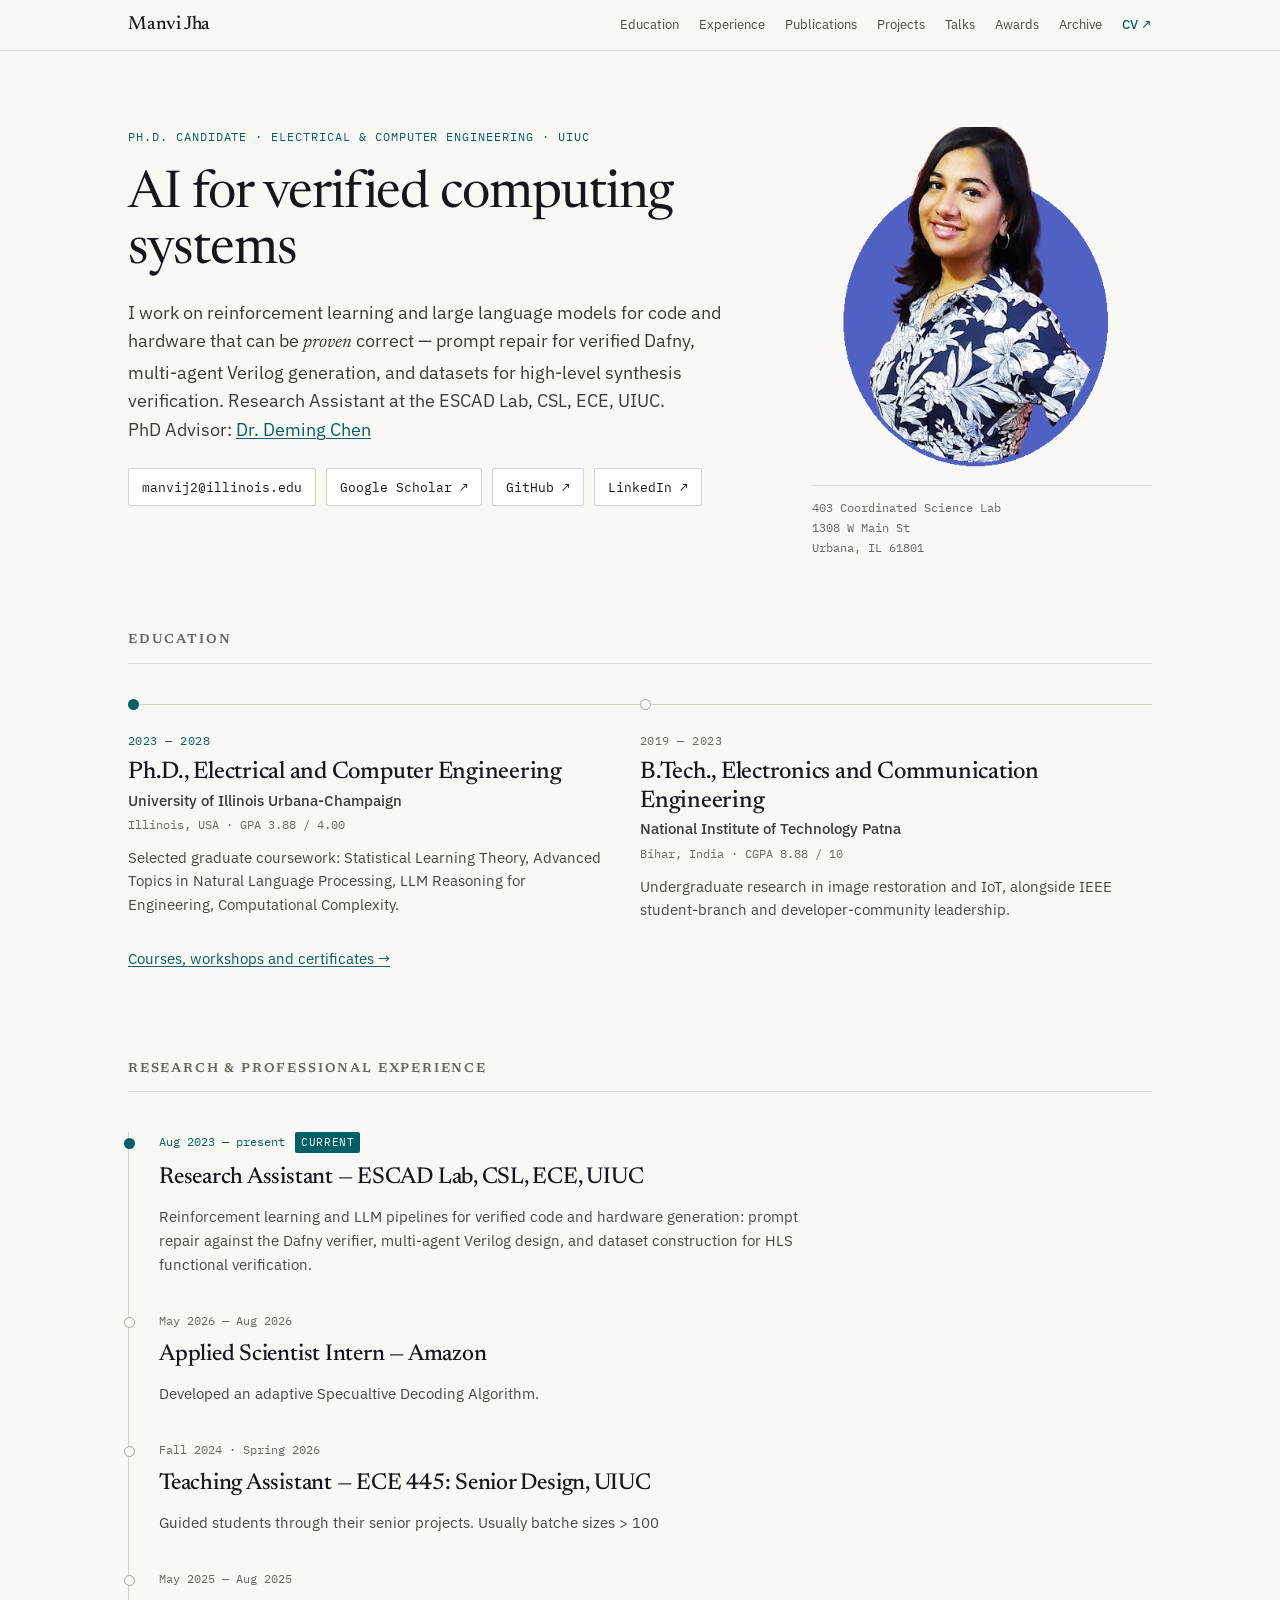
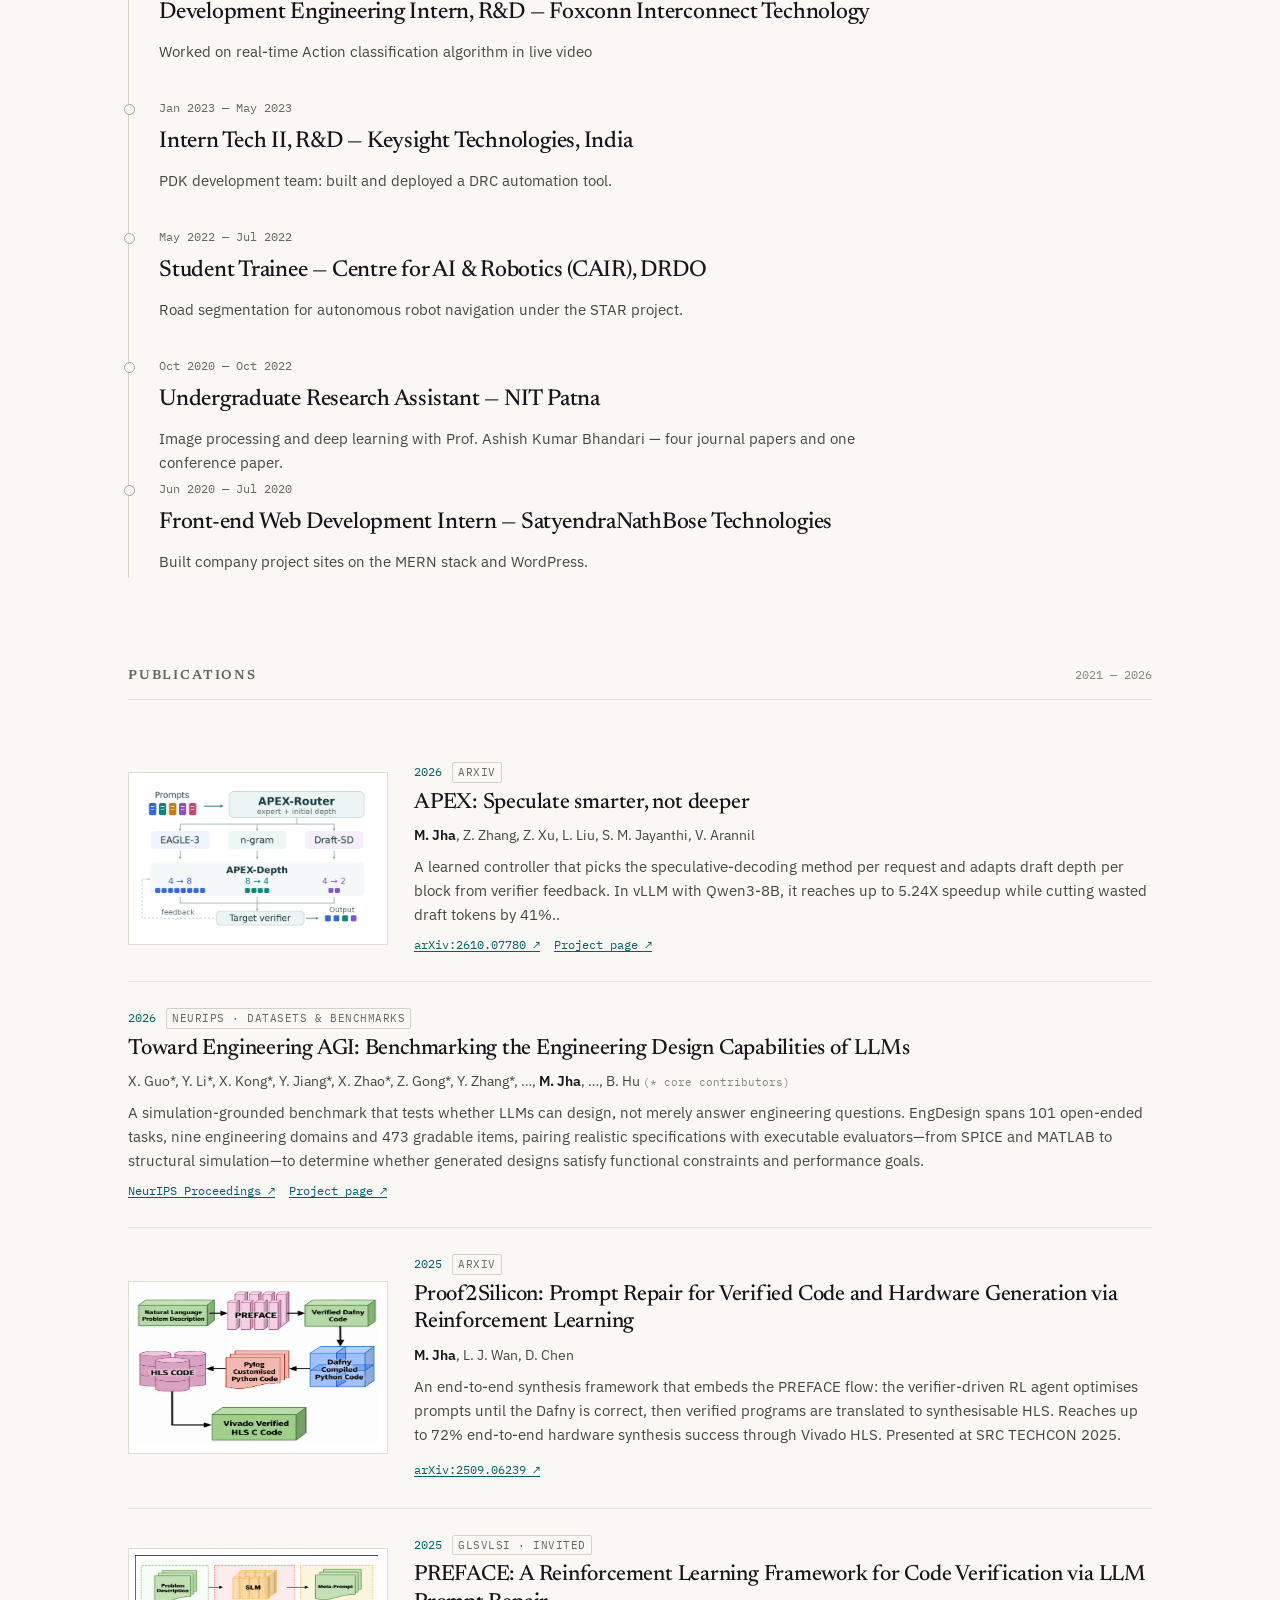
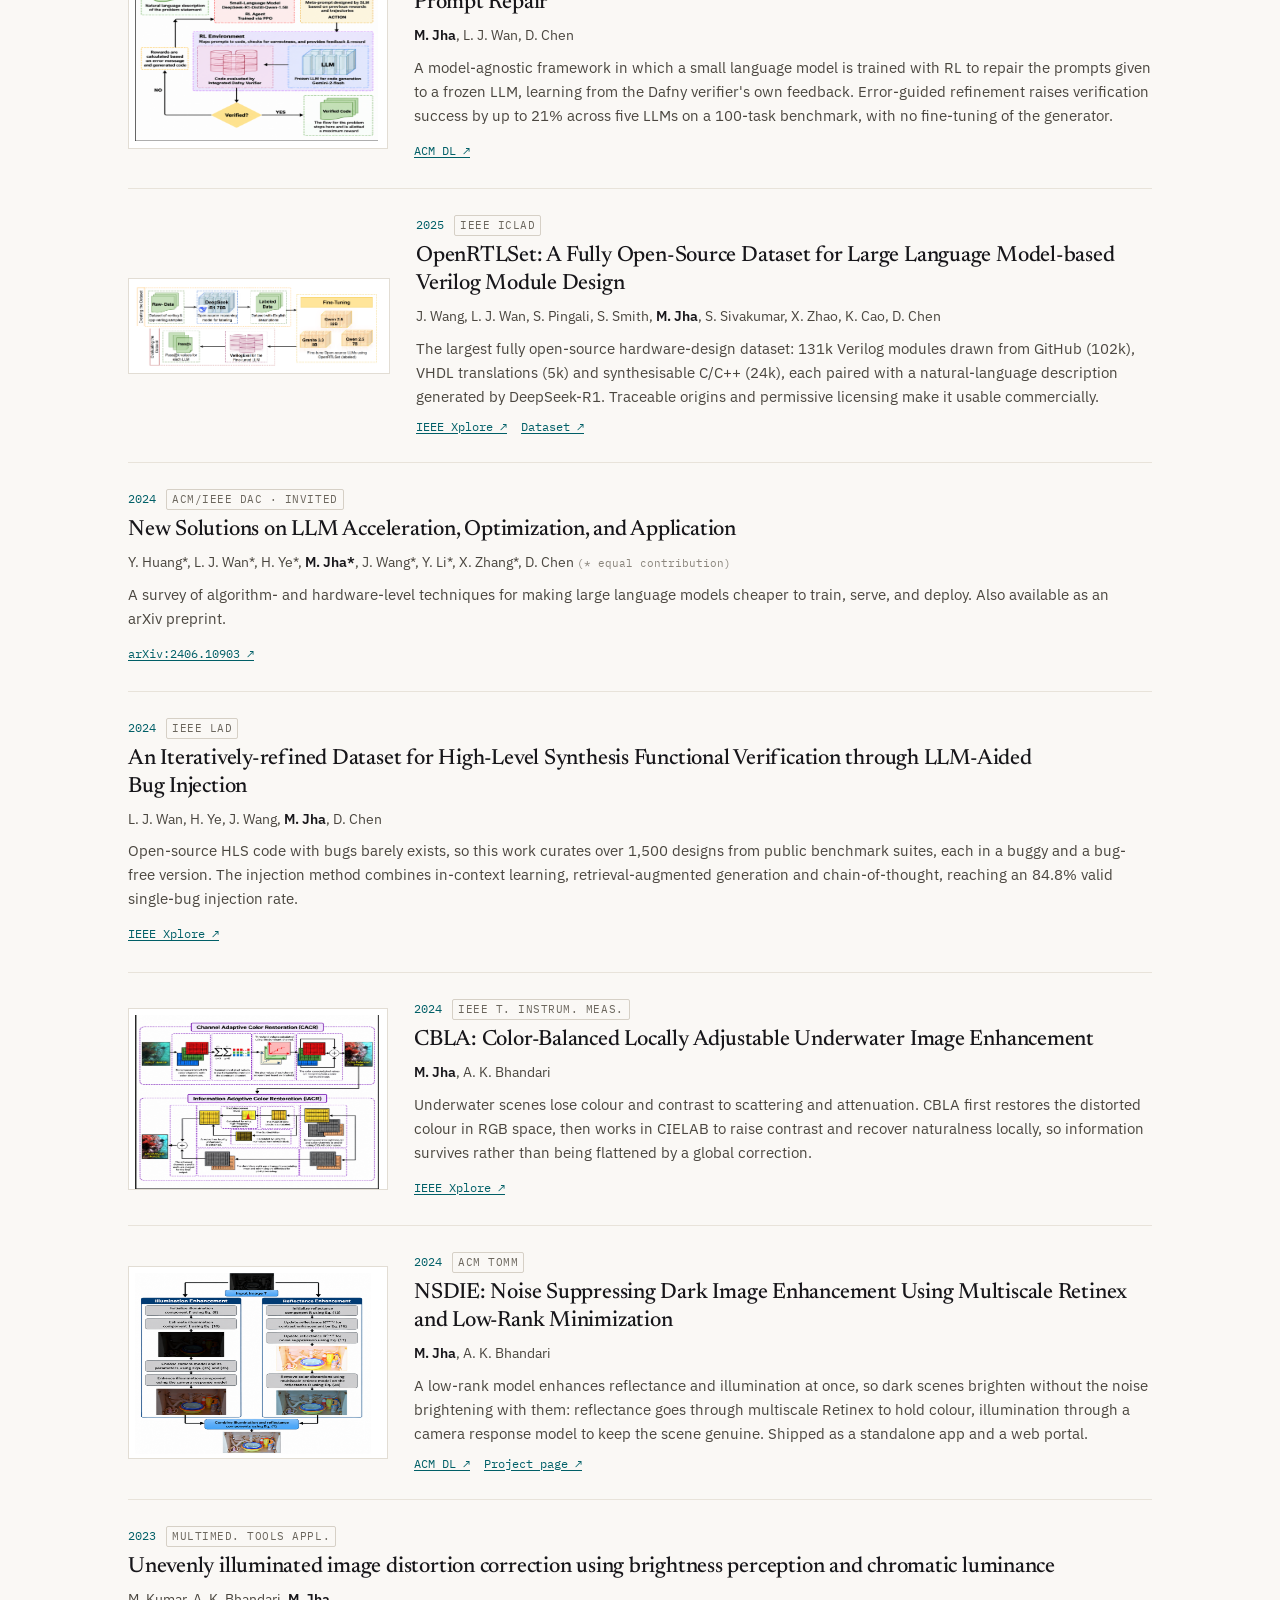
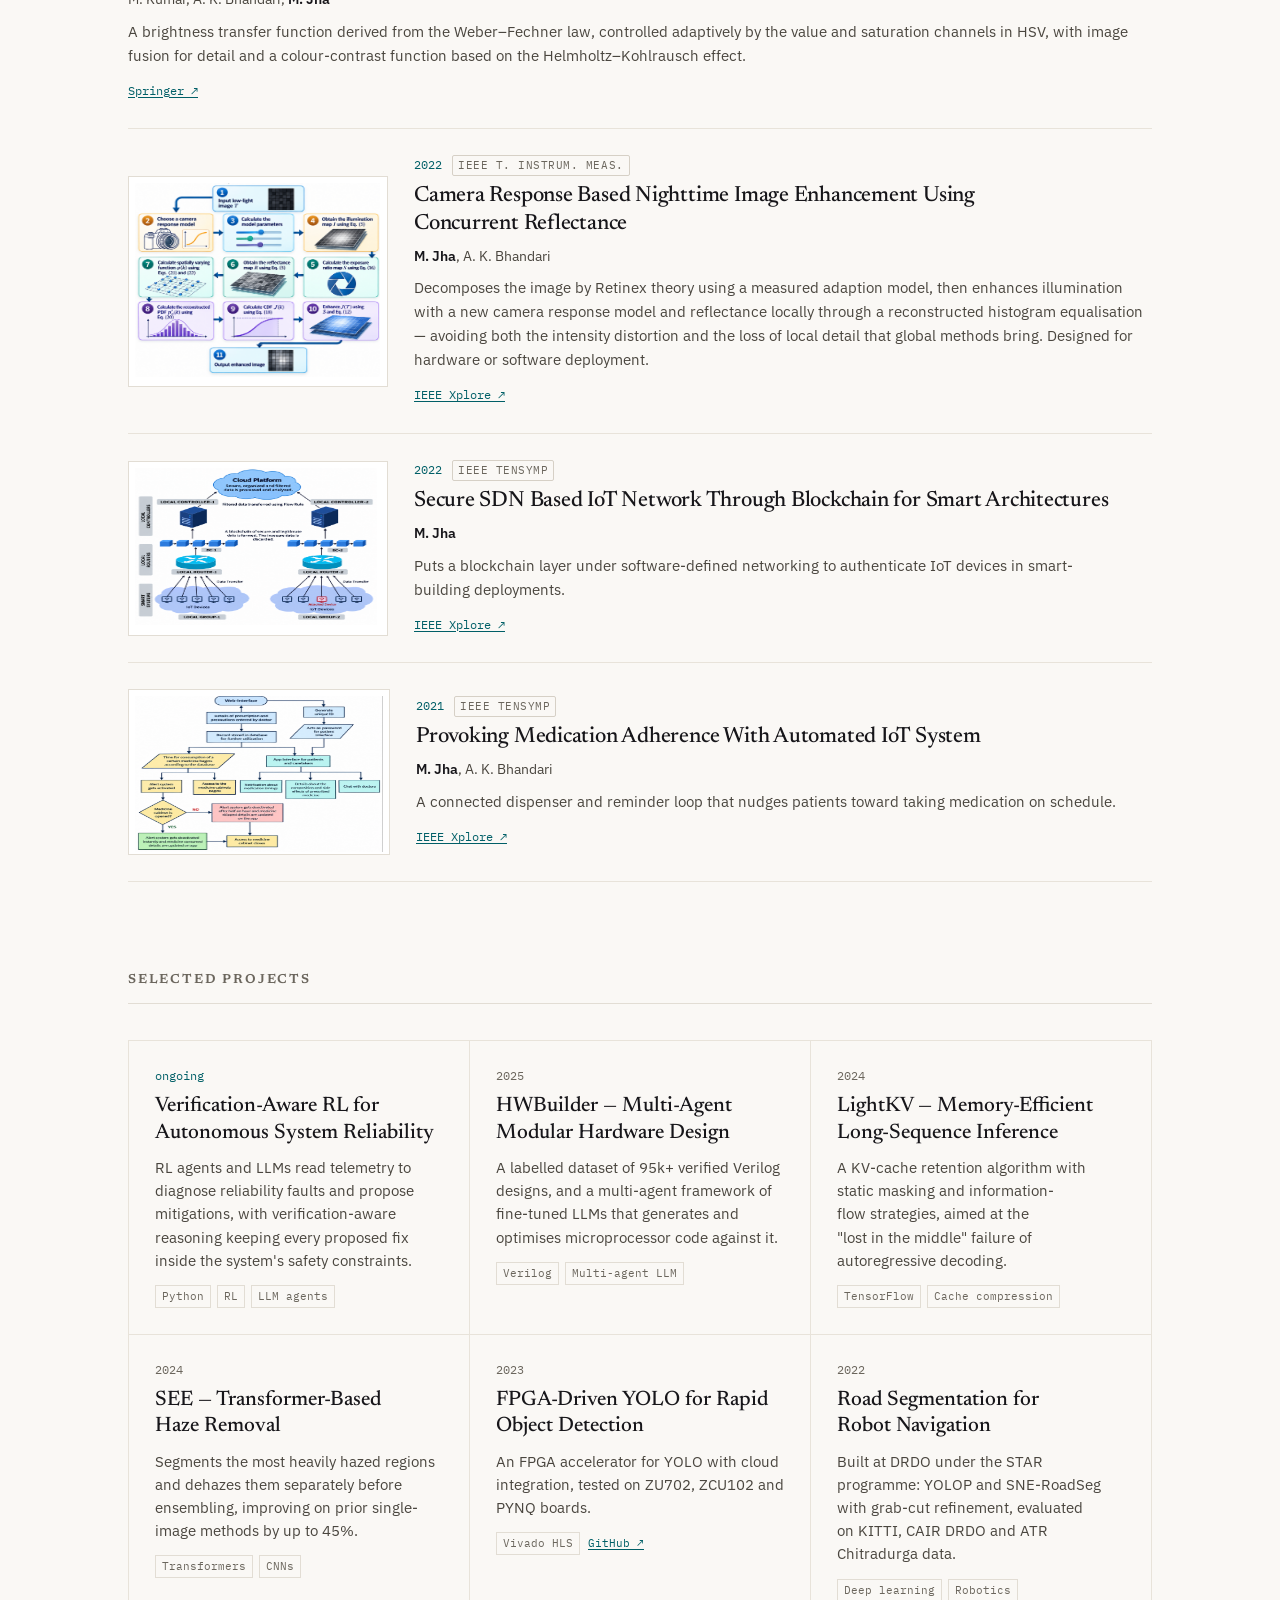
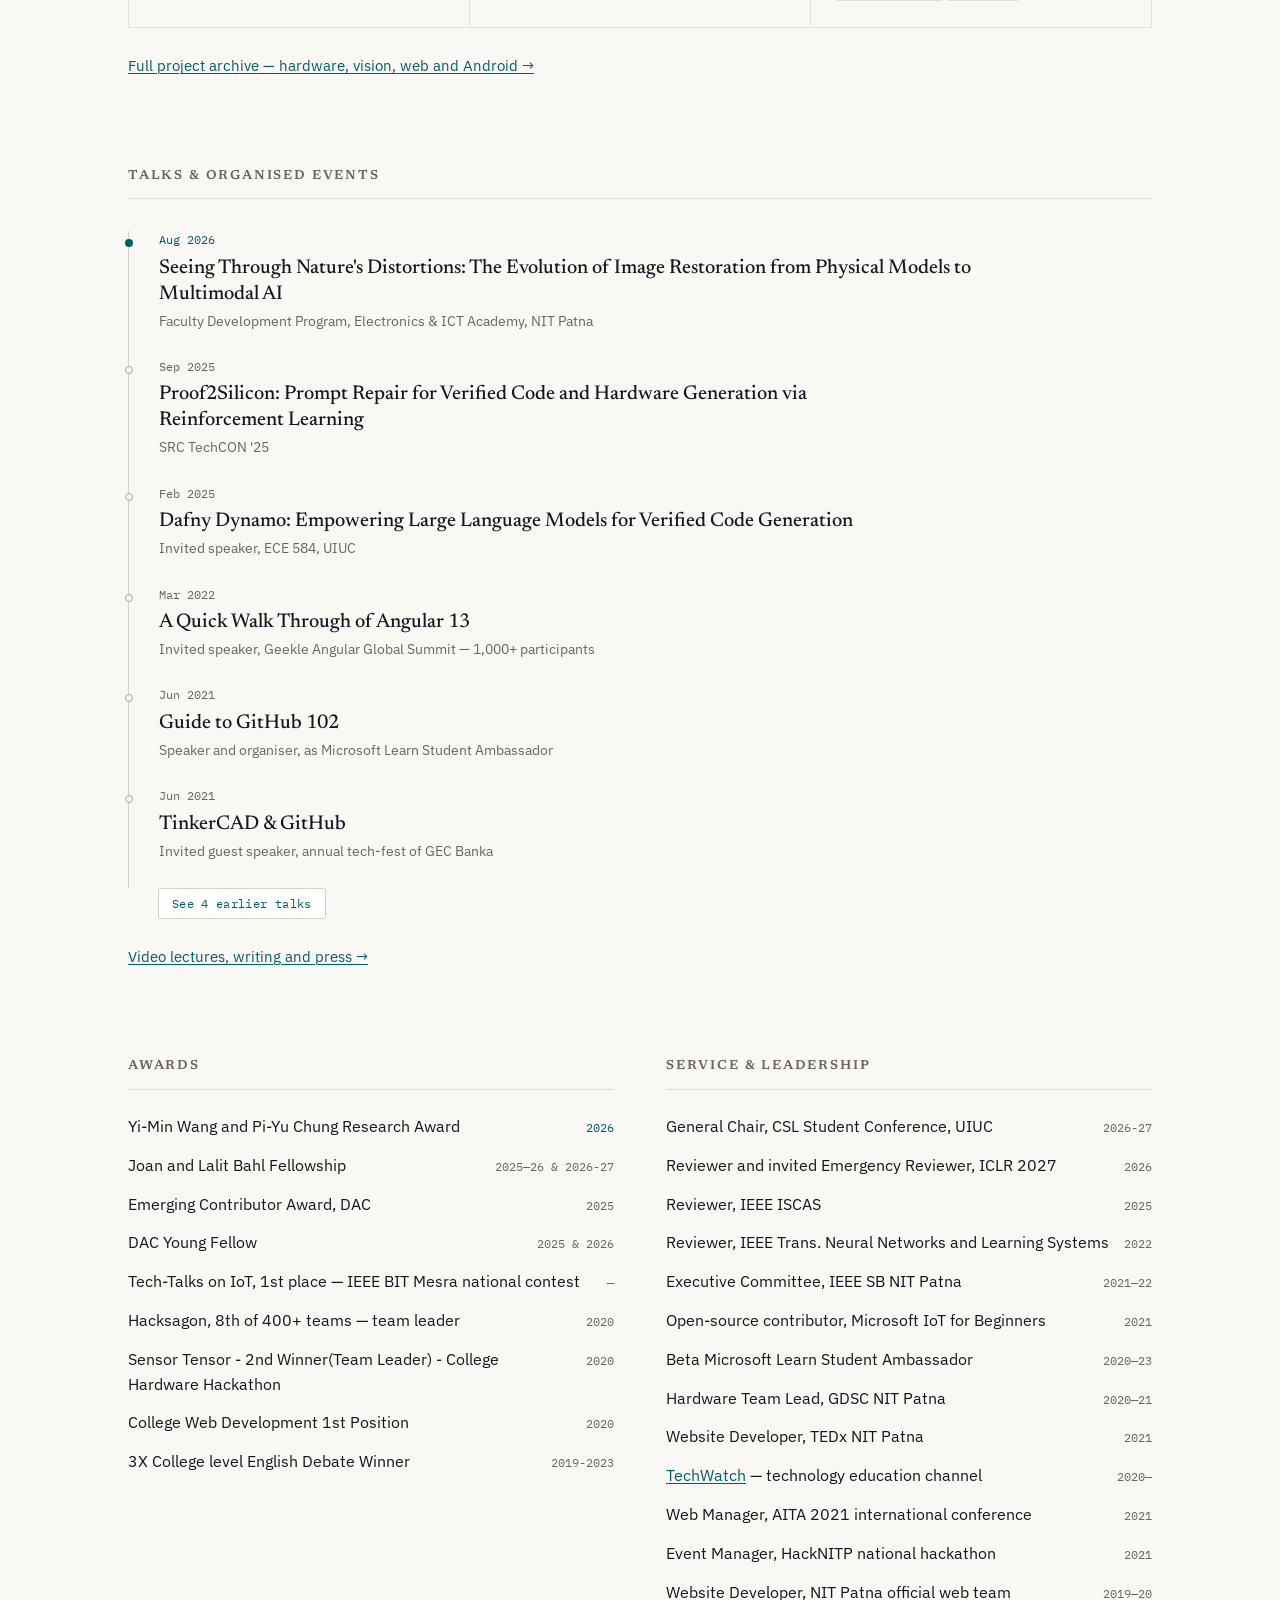
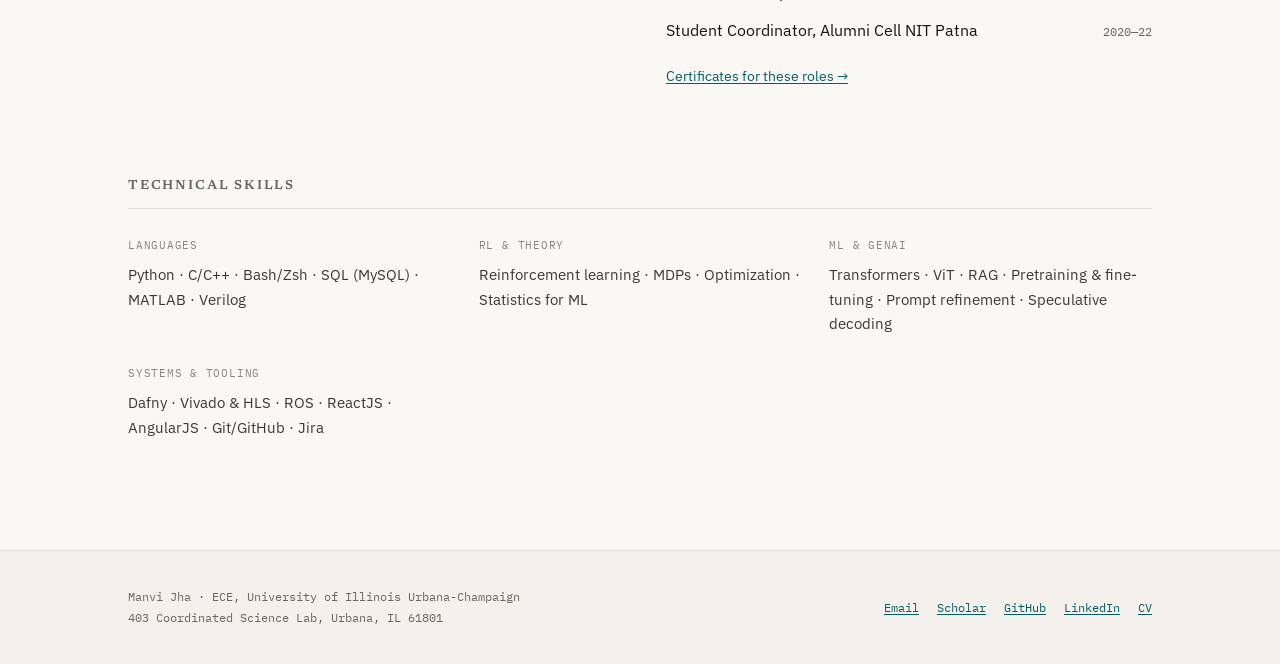
<file: index.html>
<!DOCTYPE html>
<html lang="en">
<head>
<meta charset="utf-8" />
<title>Manvi Jha — AI for Verified Computing Systems</title>
<meta name="viewport" content="width=device-width, initial-scale=1">
<link rel="preconnect" href="https://fonts.googleapis.com">
<link href="https://fonts.googleapis.com/css2?family=Newsreader:ital,opsz,wght@0,6..72,400;0,6..72,500;0,6..72,600;1,6..72,400&amp;family=IBM+Plex+Sans:wght@400;500;600&amp;family=IBM+Plex+Mono:wght@400;500&amp;display=swap" rel="stylesheet">
<style>
  body { margin: 0; background: #faf8f5; color: #17161a; -webkit-font-smoothing: antialiased; }
  a { color: oklch(0.44 0.08 205); text-decoration-thickness: 1px; text-underline-offset: 2px; }
  a:hover { color: oklch(0.33 0.07 205); }
  html { scroll-behavior: smooth; }
</style>
</head>
<body>
<div style="font-family:'IBM Plex Sans',Helvetica,sans-serif; font-size:16px; line-height:1.6">

  <!-- NAV -->
  <div style="position:sticky; top:0; z-index:50; background:rgba(250,248,245,0.92); backdrop-filter:blur(8px); border-bottom:1px solid #e2ddd4">
    <div style="max-width:1080px; margin:0 auto; padding:10px clamp(16px,4vw,28px); box-sizing:border-box; display:flex; align-items:center; justify-content:space-between; gap:6px 20px; flex-wrap:wrap">
      <a href="#top" style="font-family:'Newsreader',Georgia,serif; font-size:19px; font-weight:500; color:#17161a; text-decoration:none; letter-spacing:-0.01em">Manvi Jha</a>
      <div style="display:flex; gap:6px clamp(10px,2.2vw,20px); flex-wrap:wrap; font-size:13px">
        <a href="#education" style="color:#4a463f; text-decoration:none">Education</a>
        <a href="#research" style="color:#4a463f; text-decoration:none">Experience</a>
        <a href="#publications" style="color:#4a463f; text-decoration:none">Publications</a>
        <a href="#projects" style="color:#4a463f; text-decoration:none">Projects</a>
        <a href="#talks" style="color:#4a463f; text-decoration:none">Talks</a>
        <a href="#awards" style="color:#4a463f; text-decoration:none">Awards</a>
        <a href="projects.html" style="color:#4a463f; text-decoration:none">Archive</a>
        <a href="assets/ManviJha_CV.pdf" target="_blank" rel="noreferrer" style="color:oklch(0.44 0.08 205); text-decoration:none; font-weight:500">CV ↗</a>
      </div>
    </div>
  </div>

  <div id="top" style="max-width:1080px; margin:0 auto; padding:0 clamp(16px,4vw,28px) 110px; box-sizing:border-box">

    <!-- HERO -->
    <div style="display:flex; flex-wrap:wrap; gap:44px; align-items:flex-start; padding:76px 0 64px">
      <div style="flex:1 1 400px; min-width:0; display:flex; flex-direction:column; gap:20px">
        <div style="font-family:'IBM Plex Mono',monospace; font-size:12px; letter-spacing:0.08em; text-transform:uppercase; color:oklch(0.44 0.08 205)">PH.D. CANDIDATE · ELECTRICAL &amp; COMPUTER ENGINEERING · UIUC</div>
        <h1 style="margin:0; font-family:'Newsreader',Georgia,serif; font-size:clamp(32px,7vw,52px); font-weight:400; line-height:1.08; letter-spacing:-0.02em">AI for verified computing systems</h1>
        <p style="margin:0; max-width:56ch; font-size:17.5px; line-height:1.62; color:#3d3a34; text-wrap:pretty">I work on reinforcement learning and large language models for code and hardware that can be <em style="font-family: Newsreader, Georgia, serif; font-size: 19px;">proven</em> correct — prompt repair for verified Dafny, multi-agent Verilog generation, and datasets for high-level synthesis verification. Research Assistant at the ESCAD Lab, CSL, ECE, UIUC.&nbsp;<br>PhD Advisor: <a href="https://dchen.ece.illinois.edu/">Dr. Deming Chen</a></p>
        <div style="display:flex; flex-wrap:wrap; gap:10px; padding-top:4px">
          <a href="mailto:manvij2@illinois.edu" style="font-family:'IBM Plex Mono',monospace; font-size:12.5px; padding:8px 13px; border:1px solid #d6d0c6; border-radius:2px; text-decoration:none; color:#17161a; background:#fff">manvij2@illinois.edu</a>
          <a href="https://scholar.google.com/citations?user=QxhKiigAAAAJ" target="_blank" rel="noreferrer" style="font-family:'IBM Plex Mono',monospace; font-size:12.5px; padding:8px 13px; border:1px solid #d6d0c6; border-radius:2px; text-decoration:none; color:#17161a; background:#fff">Google Scholar ↗</a>
          <a href="https://github.com/Severus-Matthew" target="_blank" rel="noreferrer" style="font-family:'IBM Plex Mono',monospace; font-size:12.5px; padding:8px 13px; border:1px solid #d6d0c6; border-radius:2px; text-decoration:none; color:#17161a; background:#fff">GitHub ↗</a>
          <a href="https://www.linkedin.com/in/manvi-jha-2784711a7/" target="_blank" rel="noreferrer" style="font-family:'IBM Plex Mono',monospace; font-size:12.5px; padding:8px 13px; border:1px solid #d6d0c6; border-radius:2px; text-decoration:none; color:#17161a; background:#fff">LinkedIn ↗</a>
        </div>
      </div>
      <div style="flex:1 1 240px; min-width:0; max-width:340px; display:flex; flex-direction:column; gap:14px">
        <img src="assets/portrait.png" alt="Manvi Jha" style="width:100%; height:auto; display:block; border-radius:2px">
        <div style="font-family:'IBM Plex Mono',monospace; font-size:11.5px; line-height:1.75; color:#6b665d; border-top:1px solid #e2ddd4; padding-top:12px">403 Coordinated Science Lab<br>1308 W Main St<br>Urbana, IL 61801</div>
      </div>
    </div>

    <!-- EDUCATION -->
    <div id="education" style="padding-top:8px; scroll-margin-top:max(74px, 240px - 20vw)">
      <div style="display:flex; align-items:baseline; justify-content:space-between; gap:16px; border-bottom:1px solid #e2ddd4; padding-bottom:12px; margin-bottom:40px">
        <h2 style="margin:0; font-family:'Newsreader',Georgia,serif; font-size:13px; font-weight:600; letter-spacing:0.14em; text-transform:uppercase; color:#6b665d">Education</h2>
      </div>

      
        <div style="display:flex; flex-wrap:wrap; gap:0">
          <div style="flex:1 1 300px; min-width:0; position:relative; border-top:1px solid #d6d0c6; padding:26px 36px 0 0; box-sizing:border-box">
            <span style="position:absolute; left:0; top:-5.5px; width:11px; height:11px; border-radius:50%; background:oklch(0.44 0.08 205)"></span>
            <div style="font-family:'IBM Plex Mono',monospace; font-size:12px; color:oklch(0.44 0.08 205); letter-spacing:0.04em">2023 — 2028</div>
            <h3 style="margin:8px 0 2px; font-family:'Newsreader',Georgia,serif; font-size:24px; font-weight:500; line-height:1.2; letter-spacing:-0.01em">Ph.D., Electrical and Computer Engineering</h3>
            <div style="font-size:14.5px; color:#3d3a34; font-weight:500">University of Illinois Urbana-Champaign</div>
            <div style="font-family:'IBM Plex Mono',monospace; font-size:11.5px; color:#6b665d; margin-top:4px">Illinois, USA · GPA 3.88 / 4.00</div>
            <p style="margin:12px 0 0; font-size:14.5px; line-height:1.6; color:#4a463f; text-wrap:pretty">Selected graduate coursework: Statistical Learning Theory, Advanced Topics in Natural Language Processing, LLM Reasoning for Engineering, Computational Complexity.</p>
          </div>
          <div style="flex:1 1 300px; min-width:0; position:relative; border-top:1px solid #d6d0c6; padding:26px 0 0; box-sizing:border-box">
            <span style="position:absolute; left:0; top:-5.5px; width:11px; height:11px; border-radius:50%; background:#faf8f5; border:1.5px solid #a8a29a; box-sizing:border-box"></span>
            <div style="font-family:'IBM Plex Mono',monospace; font-size:12px; color:#6b665d; letter-spacing:0.04em">2019 — 2023</div>
            <h3 style="margin:8px 0 2px; font-family:'Newsreader',Georgia,serif; font-size:24px; font-weight:500; line-height:1.2; letter-spacing:-0.01em">B.Tech., Electronics and Communication Engineering</h3>
            <div style="font-size:14.5px; color:#3d3a34; font-weight:500">National Institute of Technology Patna</div>
            <div style="font-family:'IBM Plex Mono',monospace; font-size:11.5px; color:#6b665d; margin-top:4px">Bihar, India · CGPA 8.88 / 10</div>
            <p style="margin:12px 0 0; font-size:14.5px; line-height:1.6; color:#4a463f; text-wrap:pretty">Undergraduate research in image restoration and IoT, alongside IEEE student-branch and developer-community leadership.</p>
          </div>
        </div>
      

      
      <p style="margin:26px 0 0; font-size:14.5px"><a href="certificates.html">Courses, workshops and certificates →</a></p>
    </div>

    <!-- RESEARCH & EXPERIENCE -->
    <div id="research" style="padding-top:88px; scroll-margin-top:max(74px, 240px - 20vw)">
      <div style="border-bottom:1px solid #e2ddd4; padding-bottom:12px; margin-bottom:40px">
        <h2 style="margin:0; font-family:'Newsreader',Georgia,serif; font-size:13px; font-weight:600; letter-spacing:0.14em; text-transform:uppercase; color:#6b665d">Research &amp; Professional Experience</h2>
      </div>
      <div style="display:grid; grid-template-columns:minmax(0,1fr); gap:0; max-width:760px">

        <div style="position:relative; border-left:1px solid #d6d0c6; padding:0 0 34px 30px">
          <span style="position:absolute; left:-5.5px; top:6px; width:11px; height:11px; border-radius:50%; background:oklch(0.44 0.08 205)"></span>
          <div style="display:flex; align-items:baseline; gap:10px; flex-wrap:wrap">
            <div style="font-family:'IBM Plex Mono',monospace; font-size:12px; color:oklch(0.44 0.08 205)">Aug 2023 — present</div>
            <span style="font-family:'IBM Plex Mono',monospace; font-size:10.5px; letter-spacing:0.06em; text-transform:uppercase; color:#fff; background:oklch(0.44 0.08 205); padding:2px 6px; border-radius:2px">current</span>
          </div>
          <h3 style="margin:7px 0 3px; font-family:'Newsreader',Georgia,serif; font-size:23px; font-weight:500; letter-spacing:-0.01em">Research Assistant — ESCAD Lab, CSL, ECE, UIUC</h3>
          <p style="margin:8px 0 0; font-size:15px; line-height:1.6; color:#4a463f; text-wrap:pretty">Reinforcement learning and LLM pipelines for verified code and hardware generation: prompt repair against the Dafny verifier, multi-agent Verilog design, and dataset construction for HLS functional verification.</p>
        </div>

        <div style="position:relative; border-left:1px solid #d6d0c6; padding:0 0 34px 30px">
          <span style="position:absolute; left:-5.5px; top:6px; width:11px; height:11px; border-radius:50%; background:#faf8f5; border:1.5px solid #a8a29a; box-sizing:border-box"></span>
          <div style="font-family:'IBM Plex Mono',monospace; font-size:12px; color:#6b665d">May 2026 — Aug 2026</div>
          <h3 style="margin:7px 0 3px; font-family:'Newsreader',Georgia,serif; font-size:23px; font-weight:500; letter-spacing:-0.01em">Applied Scientist Intern — Amazon</h3><p style="margin:8px 0 0; font-size:15px; line-height:1.6; color:#4a463f; text-wrap:pretty">Developed an adaptive Specualtive Decoding Algorithm.</p>
        </div>

        <div style="position:relative; border-left:1px solid #d6d0c6; padding:0 0 34px 30px">
          <span style="position:absolute; left:-5.5px; top:6px; width:11px; height:11px; border-radius:50%; background:#faf8f5; border:1.5px solid #a8a29a; box-sizing:border-box"></span>
          <div style="display:flex; align-items:baseline; gap:10px; flex-wrap:wrap">
            <div style="font-family:'IBM Plex Mono',monospace; font-size:12px; color:#6b665d">Fall 2024 · Spring 2026</div>
          </div>
          <h3 style="margin:7px 0 3px; font-family:'Newsreader',Georgia,serif; font-size:23px; font-weight:500; letter-spacing:-0.01em">Teaching Assistant — ECE 445: Senior Design, UIUC</h3><p style="margin:8px 0 0; font-size:15px; line-height:1.6; color:#4a463f; text-wrap:pretty">Guided students through their senior projects. Usually batche sizes &gt; 100</p>
        </div>

        <div style="position:relative; border-left:1px solid #d6d0c6; padding:0 0 34px 30px">
          <span style="position:absolute; left:-5.5px; top:6px; width:11px; height:11px; border-radius:50%; background:#faf8f5; border:1.5px solid #a8a29a; box-sizing:border-box"></span>
          <div style="font-family:'IBM Plex Mono',monospace; font-size:12px; color:#6b665d">May 2025 — Aug 2025</div>
          <h3 style="margin:7px 0 3px; font-family:'Newsreader',Georgia,serif; font-size:23px; font-weight:500; letter-spacing:-0.01em">Development Engineering Intern, R&amp;D — Foxconn Interconnect Technology</h3><p style="margin:8px 0 0; font-size:15px; line-height:1.6; color:#4a463f; text-wrap:pretty">Worked on real-time Action classification algorithm in live video</p>
        </div>

        <div style="position:relative; border-left:1px solid #d6d0c6; padding:0 0 34px 30px">
          <span style="position:absolute; left:-5.5px; top:6px; width:11px; height:11px; border-radius:50%; background:#faf8f5; border:1.5px solid #a8a29a; box-sizing:border-box"></span>
          <div style="font-family:'IBM Plex Mono',monospace; font-size:12px; color:#6b665d">Jan 2023 — May 2023</div>
          <h3 style="margin:7px 0 3px; font-family:'Newsreader',Georgia,serif; font-size:23px; font-weight:500; letter-spacing:-0.01em">Intern Tech II, R&amp;D — Keysight Technologies, India</h3>
          <p style="margin:8px 0 0; font-size:15px; line-height:1.6; color:#4a463f; text-wrap:pretty">PDK development team: built and deployed a DRC automation tool.</p>
        </div>

        <div style="position:relative; border-left:1px solid #d6d0c6; padding:0 0 34px 30px">
          <span style="position:absolute; left:-5.5px; top:6px; width:11px; height:11px; border-radius:50%; background:#faf8f5; border:1.5px solid #a8a29a; box-sizing:border-box"></span>
          <div style="font-family:'IBM Plex Mono',monospace; font-size:12px; color:#6b665d">May 2022 — Jul 2022</div>
          <h3 style="margin:7px 0 3px; font-family:'Newsreader',Georgia,serif; font-size:23px; font-weight:500; letter-spacing:-0.01em">Student Trainee — Centre for AI &amp; Robotics (CAIR), DRDO</h3>
          <p style="margin:8px 0 0; font-size:15px; line-height:1.6; color:#4a463f; text-wrap:pretty">Road segmentation for autonomous robot navigation under the STAR project.</p>
        </div>

        <div style="position:relative; border-left:1px solid #d6d0c6; padding:0 0 4px 30px">
          <span style="position:absolute; left:-5.5px; top:6px; width:11px; height:11px; border-radius:50%; background:#faf8f5; border:1.5px solid #a8a29a; box-sizing:border-box"></span>
          <div style="font-family:'IBM Plex Mono',monospace; font-size:12px; color:#6b665d">Oct 2020 — Oct 2022</div>
          <h3 style="margin:7px 0 3px; font-family:'Newsreader',Georgia,serif; font-size:23px; font-weight:500; letter-spacing:-0.01em">Undergraduate Research Assistant — NIT Patna</h3>
          <p style="margin:8px 0 0; font-size:15px; line-height:1.6; color:#4a463f; text-wrap:pretty">Image processing and deep learning with Prof. Ashish Kumar Bhandari — four journal papers and one conference paper.</p>
        </div>

        <div style="position:relative; border-left:1px solid #d6d0c6; padding:0 0 4px 30px">
          <span style="position:absolute; left:-5.5px; top:6px; width:11px; height:11px; border-radius:50%; background:#faf8f5; border:1.5px solid #a8a29a; box-sizing:border-box"></span>
          <div style="font-family:'IBM Plex Mono',monospace; font-size:12px; color:#6b665d">Jun 2020 — Jul 2020</div>
          <h3 style="margin:7px 0 3px; font-family:'Newsreader',Georgia,serif; font-size:23px; font-weight:500; letter-spacing:-0.01em">Front-end Web Development Intern — SatyendraNathBose Technologies</h3>
          <p style="margin:8px 0 0; font-size:15px; line-height:1.6; color:#4a463f; text-wrap:pretty">Built company project sites on the MERN stack and WordPress.</p>
        </div>

      </div>
    </div>

    <!-- PUBLICATIONS -->
    <div id="publications" style="padding-top:88px; scroll-margin-top:max(74px, 240px - 20vw)">
      <div style="display:flex; align-items:baseline; justify-content:space-between; gap:16px; border-bottom:1px solid #e2ddd4; padding-bottom:12px; margin-bottom:36px">
        <h2 style="margin:0; font-family:'Newsreader',Georgia,serif; font-size:13px; font-weight:600; letter-spacing:0.14em; text-transform:uppercase; color:#6b665d">Publications</h2>
        <span style="font-family:'IBM Plex Mono',monospace; font-size:11.5px; color:#8a857c"> 2021 — 2026</span>
      </div>

      <div style="display:flex; flex-direction:column">
        
        <div style="display:flex; flex-wrap:wrap; gap:26px; padding:26px 0; border-bottom:1px solid #e8e3da; align-items:center">
          
            <a href="https://arxiv.org/abs/2610.07780" target="_blank" rel="noreferrer" style="flex: 0 0 260px; width: 241px; max-width: 100%; border: 1px solid #e2ddd4; background: #fff; padding: 6px; box-sizing: border-box; display: block; height: 173px">
              <img src="figures/apex_flow.png" alt="Apex overview" style="display: block; width: 244px; height: 157px">
            </a>
          
          <div style="flex:1 1 320px; min-width:0; display:flex; flex-direction:column; gap:7px">
            <div style="display:flex; gap:10px; align-items:baseline; flex-wrap:wrap">
              <span style="font-family:'IBM Plex Mono',monospace; font-size:11.5px; color:oklch(0.44 0.08 205)">2026</span>
              <span style="font-family:'IBM Plex Mono',monospace; font-size:10.5px; letter-spacing:0.05em; text-transform:uppercase; color:#6b665d; border:1px solid #d6d0c6; padding:1px 5px; border-radius:2px">arXiv</span>
            </div>
            <h3 style="margin: 0; font-family: 'Newsreader',Georgia,serif; font-size: 22px; font-weight: 500; line-height: 1.25; letter-spacing: -0.01em; text-wrap: pretty">APEX: Speculate smarter, not deeper</h3>
            <div style="font-size:14px; color:#4a463f"><strong style="font-weight:600; color:#17161a">M. Jha</strong>, Z. Zhang, Z. Xu, L. Liu, S. M. Jayanthi, V. Arannil</div>
            <p style="margin: 2px 0 0; font-size: 15px; line-height: 1.6; color: #4a463f; text-wrap: pretty">A learned controller that picks the speculative-decoding method per request and adapts draft depth per block from verifier feedback. In vLLM with Qwen3-8B, it reaches up to 5.24X speedup while cutting wasted draft tokens by 41%..</p>
            <div style="display:flex; gap:14px; padding-top:2px; flex-wrap:wrap"><a href="https://arxiv.org/abs/2610.07780" target="_blank" rel="noreferrer" style="font-family:'IBM Plex Mono',monospace; font-size:11.5px">arXiv:2610.07780 ↗</a><a href="https://apexllm.netlify.app/" target="_blank" rel="noreferrer" style="font-family:'IBM Plex Mono',monospace; font-size:11.5px">Project page ↗</a></div>
          </div>
        </div>

        
        <div style="display:flex; flex-wrap:wrap; gap:26px; padding:26px 0; border-bottom:1px solid #e8e3da; align-items:center">
          <div style="flex:1 1 100%; min-width:0; display:flex; flex-direction:column; gap:7px">
            <div style="display:flex; gap:10px; align-items:baseline; flex-wrap:wrap">
              <span style="font-family:'IBM Plex Mono',monospace; font-size:11.5px; color:oklch(0.44 0.08 205)">2026</span>
              <span style="font-family:'IBM Plex Mono',monospace; font-size:10.5px; letter-spacing:0.05em; text-transform:uppercase; color:#6b665d; border:1px solid #d6d0c6; padding:1px 5px; border-radius:2px">NeurIPS · Datasets &amp; Benchmarks</span>
            </div>
            <h3 style="margin:0; font-family:'Newsreader',Georgia,serif; font-size:22px; font-weight:500; line-height:1.25; letter-spacing:-0.01em; text-wrap:pretty">Toward Engineering AGI: Benchmarking the Engineering Design Capabilities of LLMs</h3>
            <div style="font-size:14px; color:#4a463f">X. Guo*, Y. Li*, X. Kong*, Y. Jiang*, X. Zhao*, Z. Gong*, Y. Zhang*, &hellip;, <strong style="font-weight:600; color:#17161a">M. Jha</strong>, &hellip;, B. Hu <span style="font-family:'IBM Plex Mono',monospace; font-size:11px; color:#8a857c">(* core contributors)</span></div>
            <p style="margin:2px 0 0; font-size:15px; line-height:1.6; color:#4a463f; text-wrap:pretty">A simulation-grounded benchmark that tests whether LLMs can design, not merely answer engineering questions. EngDesign spans 101 open-ended tasks, nine engineering domains and 473 gradable items, pairing realistic specifications with executable evaluators—from SPICE and MATLAB to structural simulation—to determine whether generated designs satisfy functional constraints and performance goals.</p>
            <div style="display:flex; gap:14px; padding-top:2px; flex-wrap:wrap"><a href="https://proceedings.neurips.cc/paper_files/paper/2025/hash/664f777548205fb6e0cbb0965e8d2e16-Abstract-Datasets_and_Benchmarks_Track.html" target="_blank" rel="noreferrer" style="font-family:'IBM Plex Mono',monospace; font-size:11.5px">NeurIPS Proceedings ↗</a><a href="https://agi4engineering.github.io/Eng-Design/" target="_blank" rel="noreferrer" style="font-family:'IBM Plex Mono',monospace; font-size:11.5px">Project page ↗</a></div>
          </div>
        </div>

        <div style="display:flex; flex-wrap:wrap; gap:26px; padding:26px 0; border-bottom:1px solid #e8e3da; align-items:center">
          
            <a href="https://arxiv.org/abs/2509.06239" target="_blank" rel="noreferrer" style="flex: 0 0 260px; width: 241px; max-width: 100%; border: 1px solid #e2ddd4; background: #fff; padding: 6px; box-sizing: border-box; display: block; height: 173px">
              <img src="figures/proof2silicon-diagram.png" alt="Proof2Silicon overview: a natural-language problem description through PREFACE to verified Dafny, compiled to Python, customised with PyLog, then HLS code verified in Vivado" style="display: block; width: 244px; height: 157px">
            </a>
          
          <div style="flex:1 1 320px; min-width:0; display:flex; flex-direction:column; gap:7px">
            <div style="display:flex; gap:10px; align-items:baseline; flex-wrap:wrap">
              <span style="font-family:'IBM Plex Mono',monospace; font-size:11.5px; color:oklch(0.44 0.08 205)">2025</span>
              <span style="font-family:'IBM Plex Mono',monospace; font-size:10.5px; letter-spacing:0.05em; text-transform:uppercase; color:#6b665d; border:1px solid #d6d0c6; padding:1px 5px; border-radius:2px">arXiv</span>
            </div>
            <h3 style="margin: 0; font-family: 'Newsreader',Georgia,serif; font-size: 22px; font-weight: 500; line-height: 1.25; letter-spacing: -0.01em; text-wrap: pretty">Proof2Silicon: Prompt Repair for Verified Code and Hardware Generation via Reinforcement Learning</h3>
            <div style="font-size:14px; color:#4a463f"><strong style="font-weight:600; color:#17161a">M. Jha</strong>, L. J. Wan, D. Chen</div>
            <p style="margin: 2px 0 0; font-size: 15px; line-height: 1.6; color: #4a463f; text-wrap: pretty">An end-to-end synthesis framework that embeds the PREFACE flow: the verifier-driven RL agent optimises prompts until the Dafny is correct, then verified programs are translated to synthesisable HLS. Reaches up to 72% end-to-end hardware synthesis success through Vivado HLS. Presented at SRC TECHCON 2025.</p>
            <div style="padding-top:2px"><a href="https://arxiv.org/abs/2509.06239" target="_blank" rel="noreferrer" style="font-family:'IBM Plex Mono',monospace; font-size:11.5px">arXiv:2509.06239 ↗</a></div>
          </div>
        </div>

        <div style="display:flex; flex-wrap:wrap; gap:26px; padding:26px 0; border-bottom:1px solid #e8e3da; align-items:center">
          
            <a href="https://doi.org/10.1145/3716368.3735300" target="_blank" rel="noreferrer" style="flex: 0 0 260px; width: 223px; max-width: 100%; border: 1px solid #e2ddd4; background: #fff; padding: 6px; box-sizing: border-box; display: block; height: 201px">
              <img src="figures/preface.png" alt="PREFACE loop: an SLM trained via PPO writes meta-prompts for a frozen LLM, whose Dafny code is checked by the integrated verifier and rewarded on the error message" style="display: block; width: 243px; height: 186px">
            </a>
          
          <div style="flex:1 1 320px; min-width:0; display:flex; flex-direction:column; gap:7px">
            <div style="display:flex; gap:10px; align-items:baseline; flex-wrap:wrap">
              <span style="font-family:'IBM Plex Mono',monospace; font-size:11.5px; color:oklch(0.44 0.08 205)">2025</span>
              <span style="font-family:'IBM Plex Mono',monospace; font-size:10.5px; letter-spacing:0.05em; text-transform:uppercase; color:#6b665d; border:1px solid #d6d0c6; padding:1px 5px; border-radius:2px">GLSVLSI · invited</span>
            </div>
            <h3 style="margin:0; font-family:'Newsreader',Georgia,serif; font-size:22px; font-weight:500; line-height:1.25; letter-spacing:-0.01em; text-wrap:pretty">PREFACE: A Reinforcement Learning Framework for Code Verification via LLM Prompt Repair</h3>
            <div style="font-size:14px; color:#4a463f"><strong style="font-weight:600; color:#17161a">M. Jha</strong>, L. J. Wan, D. Chen</div>
            <p style="margin: 2px 0 0; font-size: 15px; line-height: 1.6; color: #4a463f; text-wrap: pretty">A model-agnostic framework in which a small language model is trained with RL to repair the prompts given to a frozen LLM, learning from the Dafny verifier's own feedback. Error-guided refinement raises verification success by up to 21% across five LLMs on a 100-task benchmark, with no fine-tuning of the generator.</p>
            <div style="padding-top:2px"><a href="https://doi.org/10.1145/3716368.3735300" target="_blank" rel="noreferrer" style="font-family:'IBM Plex Mono',monospace; font-size:11.5px">ACM DL ↗</a></div>
          </div>
        </div>

        <div style="display:flex; flex-wrap:wrap; gap:26px; padding:26px 0; border-bottom:1px solid #e8e3da; align-items:center">
          
            <a href="https://ieeexplore.ieee.org/document/11106163/" target="_blank" rel="noreferrer" style="flex: 0 0 260px; width: 262px; max-width: 100%; border: 1px solid #e2ddd4; background: #fff; padding: 6px; box-sizing: border-box; display: block; height: 96px">
              <img src="figures/openrtlset.png" alt="OpenRTLSet flow: raw Verilog and C++ samples labelled by DeepSeek-R1 70B, used to fine-tune Qwen 2.5 and Granite 3.3, then evaluated with VerilogEval pass@k" style="display: block; width: 248px; height: 83px">
            </a>
          
          <div style="flex:1 1 320px; min-width:0; display:flex; flex-direction:column; gap:7px">
            <div style="display:flex; gap:10px; align-items:baseline; flex-wrap:wrap">
              <span style="font-family:'IBM Plex Mono',monospace; font-size:11.5px; color:oklch(0.44 0.08 205)">2025</span>
              <span style="font-family:'IBM Plex Mono',monospace; font-size:10.5px; letter-spacing:0.05em; text-transform:uppercase; color:#6b665d; border:1px solid #d6d0c6; padding:1px 5px; border-radius:2px">IEEE ICLAD</span>
            </div>
            <h3 style="margin:0; font-family:'Newsreader',Georgia,serif; font-size:22px; font-weight:500; line-height:1.25; letter-spacing:-0.01em; text-wrap:pretty">OpenRTLSet: A Fully Open-Source Dataset for Large Language Model-based Verilog Module Design</h3>
            <div style="font-size:14px; color:#4a463f">J. Wang, L. J. Wan, S. Pingali, S. Smith, <strong style="font-weight:600; color:#17161a">M. Jha</strong>, S. Sivakumar, X. Zhao, K. Cao, D. Chen</div>
            <p style="margin: 2px 0 0; font-size: 15px; line-height: 1.6; color: #4a463f; text-wrap: pretty">The largest fully open-source hardware-design dataset: 131k Verilog modules drawn from GitHub (102k), VHDL translations (5k) and synthesisable C/C++ (24k), each paired with a natural-language description generated by DeepSeek-R1. Traceable origins and permissive licensing make it usable commercially.</p>
            <div style="display:flex; gap:14px; padding-top:2px; flex-wrap:wrap"><a href="https://ieeexplore.ieee.org/document/11106163/" target="_blank" rel="noreferrer" style="font-family:'IBM Plex Mono',monospace; font-size:11.5px">IEEE Xplore ↗</a><a href="https://github.com/UIUC-ChenLab/OpenRTLSet" target="_blank" rel="noreferrer" style="font-family:'IBM Plex Mono',monospace; font-size:11.5px">Dataset ↗</a></div>
          </div>
        </div>

        <div style="display:flex; flex-wrap:wrap; gap:26px; padding:26px 0; border-bottom:1px solid #e8e3da; align-items:center">
          <div style="flex:1 1 100%; min-width:0; display:flex; flex-direction:column; gap:7px">
            <div style="display:flex; gap:10px; align-items:baseline; flex-wrap:wrap">
              <span style="font-family:'IBM Plex Mono',monospace; font-size:11.5px; color:oklch(0.44 0.08 205)">2024</span>
              <span style="font-family:'IBM Plex Mono',monospace; font-size:10.5px; letter-spacing:0.05em; text-transform:uppercase; color:#6b665d; border:1px solid #d6d0c6; padding:1px 5px; border-radius:2px">ACM/IEEE DAC · invited</span>
            </div>
            <h3 style="margin:0; font-family:'Newsreader',Georgia,serif; font-size:22px; font-weight:500; line-height:1.25; letter-spacing:-0.01em; text-wrap:pretty">New Solutions on LLM Acceleration, Optimization, and Application</h3>
            <div style="font-size:14px; color:#4a463f">Y. Huang*, L. J. Wan*, H. Ye*, <strong style="font-weight:600; color:#17161a">M. Jha*</strong>, J. Wang*, Y. Li*, X. Zhang*, D. Chen <span style="font-family:'IBM Plex Mono',monospace; font-size:11px; color:#8a857c">(* equal contribution)</span></div>
            <p style="margin:2px 0 0; font-size:15px; line-height:1.6; color:#4a463f; text-wrap:pretty">A survey of algorithm- and hardware-level techniques for making large language models cheaper to train, serve, and deploy. Also available as an arXiv preprint.</p>
            <div style="padding-top:2px"><a href="https://arxiv.org/abs/2406.10903" target="_blank" rel="noreferrer" style="font-family:'IBM Plex Mono',monospace; font-size:11.5px">arXiv:2406.10903 ↗</a></div>
          </div>
        </div>

        <div style="display:flex; flex-wrap:wrap; gap:26px; padding:26px 0; border-bottom:1px solid #e8e3da; align-items:center">
          <div style="flex:1 1 100%; min-width:0; display:flex; flex-direction:column; gap:7px">
            <div style="display:flex; gap:10px; align-items:baseline; flex-wrap:wrap">
              <span style="font-family:'IBM Plex Mono',monospace; font-size:11.5px; color:oklch(0.44 0.08 205)">2024</span>
              <span style="font-family:'IBM Plex Mono',monospace; font-size:10.5px; letter-spacing:0.05em; text-transform:uppercase; color:#6b665d; border:1px solid #d6d0c6; padding:1px 5px; border-radius:2px">IEEE LAD</span>
            </div>
            <h3 style="margin:0; font-family:'Newsreader',Georgia,serif; font-size:22px; font-weight:500; line-height:1.25; letter-spacing:-0.01em; text-wrap:pretty">An Iteratively-refined Dataset for High-Level Synthesis Functional Verification through LLM-Aided Bug Injection</h3>
            <div style="font-size:14px; color:#4a463f">L. J. Wan, H. Ye, J. Wang, <strong style="font-weight:600; color:#17161a">M. Jha</strong>, D. Chen</div>
            <p style="margin:2px 0 0; font-size:15px; line-height:1.6; color:#4a463f; text-wrap:pretty">Open-source HLS code with bugs barely exists, so this work curates over 1,500 designs from public benchmark suites, each in a buggy and a bug-free version. The injection method combines in-context learning, retrieval-augmented generation and chain-of-thought, reaching an 84.8% valid single-bug injection rate.</p>
            <div style="padding-top:2px"><a href="https://ieeexplore.ieee.org/document/10691860/" target="_blank" rel="noreferrer" style="font-family:'IBM Plex Mono',monospace; font-size:11.5px">IEEE Xplore ↗</a></div>
          </div>
        </div>

        <div style="display:flex; flex-wrap:wrap; gap:26px; padding:26px 0; border-bottom:1px solid #e8e3da; align-items:center">
          
            <a href="https://ieeexplore.ieee.org/document/10520329/" target="_blank" rel="noreferrer" style="flex: 0 0 260px; width: 247px; max-width: 100%; border: 1px solid #e2ddd4; background: #fff; padding: 6px; box-sizing: border-box; display: block; height: 182px">
              <img src="figures/cbla.png" alt="CBLA pipeline: channel adaptive colour restoration in RGB, then information adaptive colour restoration in CIELAB with guided filtering, producing the enhanced image" style="display: block; width: 244px; height: 174px">
            </a>
          
          <div style="flex:1 1 320px; min-width:0; display:flex; flex-direction:column; gap:7px">
            <div style="display:flex; gap:10px; align-items:baseline; flex-wrap:wrap">
              <span style="font-family:'IBM Plex Mono',monospace; font-size:11.5px; color:oklch(0.44 0.08 205)">2024</span>
              <span style="font-family:'IBM Plex Mono',monospace; font-size:10.5px; letter-spacing:0.05em; text-transform:uppercase; color:#6b665d; border:1px solid #d6d0c6; padding:1px 5px; border-radius:2px">IEEE T. Instrum. Meas.</span>
            </div>
            <h3 style="margin:0; font-family:'Newsreader',Georgia,serif; font-size:22px; font-weight:500; line-height:1.25; letter-spacing:-0.01em; text-wrap:pretty">CBLA: Color-Balanced Locally Adjustable Underwater Image Enhancement</h3>
            <div style="font-size:14px; color:#4a463f"><strong style="font-weight:600; color:#17161a">M. Jha</strong>, A. K. Bhandari</div>
            <p style="margin:2px 0 0; font-size:15px; line-height:1.6; color:#4a463f; text-wrap:pretty">Underwater scenes lose colour and contrast to scattering and attenuation. CBLA first restores the distorted colour in RGB space, then works in CIELAB to raise contrast and recover naturalness locally, so information survives rather than being flattened by a global correction.</p>
            <div style="padding-top:2px"><a href="https://ieeexplore.ieee.org/document/10520329/" target="_blank" rel="noreferrer" style="font-family:'IBM Plex Mono',monospace; font-size:11.5px">IEEE Xplore ↗</a></div>
          </div>
        </div>

        <div style="display:flex; flex-wrap:wrap; gap:26px; padding:26px 0; border-bottom:1px solid #e8e3da; align-items:center">
          
            <a href="https://doi.org/10.1145/3638772" target="_blank" rel="noreferrer" style="flex: 0 0 260px; width: 243px; max-width: 100%; border: 1px solid #e2ddd4; background: #fff; padding: 6px; box-sizing: border-box; display: block; height: 193px">
              
            <img src="figures/nsdie-pipeline.png" alt="NSDIE pipeline: the input image split into illumination enhancement via a camera response model and reflectance enhancement with noise suppression and multiscale Retinex, then recombined" style="display: block; width: 236px; height: 181px"></a>
          
          <div style="flex:1 1 320px; min-width:0; display:flex; flex-direction:column; gap:7px">
            <div style="display:flex; gap:10px; align-items:baseline; flex-wrap:wrap">
              <span style="font-family:'IBM Plex Mono',monospace; font-size:11.5px; color:oklch(0.44 0.08 205)">2024</span>
              <span style="font-family:'IBM Plex Mono',monospace; font-size:10.5px; letter-spacing:0.05em; text-transform:uppercase; color:#6b665d; border:1px solid #d6d0c6; padding:1px 5px; border-radius:2px">ACM TOMM</span>
            </div>
            <h3 style="margin:0; font-family:'Newsreader',Georgia,serif; font-size:22px; font-weight:500; line-height:1.25; letter-spacing:-0.01em; text-wrap:pretty">NSDIE: Noise Suppressing Dark Image Enhancement Using Multiscale Retinex and Low-Rank Minimization</h3>
            <div style="font-size:14px; color:#4a463f"><strong style="font-weight:600; color:#17161a">M. Jha</strong>, A. K. Bhandari</div>
            <p style="margin:2px 0 0; font-size:15px; line-height:1.6; color:#4a463f; text-wrap:pretty">A low-rank model enhances reflectance and illumination at once, so dark scenes brighten without the noise brightening with them: reflectance goes through multiscale Retinex to hold colour, illumination through a camera response model to keep the scene genuine. Shipped as a standalone app and a web portal.</p>
            <div style="display:flex; gap:14px; padding-top:2px; flex-wrap:wrap"><a href="https://doi.org/10.1145/3638772" target="_blank" rel="noreferrer" style="font-family:'IBM Plex Mono',monospace; font-size:11.5px">ACM DL ↗</a><a href="https://nsdie.netlify.app/" target="_blank" rel="noreferrer" style="font-family:'IBM Plex Mono',monospace; font-size:11.5px">Project page ↗</a></div>
          </div>
        </div>

        <div style="display:flex; flex-wrap:wrap; gap:26px; padding:26px 0; border-bottom:1px solid #e8e3da; align-items:center">
          <div style="flex:1 1 100%; min-width:0; display:flex; flex-direction:column; gap:7px">
            <div style="display:flex; gap:10px; align-items:baseline; flex-wrap:wrap">
              <span style="font-family:'IBM Plex Mono',monospace; font-size:11.5px; color:oklch(0.44 0.08 205)">2023</span>
              <span style="font-family:'IBM Plex Mono',monospace; font-size:10.5px; letter-spacing:0.05em; text-transform:uppercase; color:#6b665d; border:1px solid #d6d0c6; padding:1px 5px; border-radius:2px">Multimed. Tools Appl.</span>
            </div>
            <h3 style="margin:0; font-family:'Newsreader',Georgia,serif; font-size:22px; font-weight:500; line-height:1.25; letter-spacing:-0.01em; text-wrap:pretty">Unevenly illuminated image distortion correction using brightness perception and chromatic luminance</h3>
            <div style="font-size:14px; color:#4a463f">M. Kumar, A. K. Bhandari, <strong style="font-weight:600; color:#17161a">M. Jha</strong></div>
            <p style="margin:2px 0 0; font-size:15px; line-height:1.6; color:#4a463f; text-wrap:pretty">A brightness transfer function derived from the Weber–Fechner law, controlled adaptively by the value and saturation channels in HSV, with image fusion for detail and a colour-contrast function based on the Helmholtz–Kohlrausch effect.</p>
            <div style="padding-top:2px"><a href="https://link.springer.com/article/10.1007/s11042-023-16207-x" target="_blank" rel="noreferrer" style="font-family:'IBM Plex Mono',monospace; font-size:11.5px">Springer ↗</a></div>
          </div>
        </div>

        <div style="display:flex; flex-wrap:wrap; gap:26px; padding:26px 0; border-bottom:1px solid #e8e3da; align-items:center">
          
            <a href="https://ieeexplore.ieee.org/document/9750136/" target="_blank" rel="noreferrer" style="flex: 0 0 260px; width: 264px; max-width: 100%; border: 1px solid #e2ddd4; background: #fff; padding: 6px; box-sizing: border-box; display: block; height: 211px">
              <img src="figures/crnie.png" alt="Eleven-step CRNIE flow: from a low-light input, choose a camera response model, derive illumination, reflectance and exposure-ratio maps, reconstruct the histogram, and output the enhanced image" style="display: block; width: 245px; height: 194px">
            </a>
          
          <div style="flex:1 1 320px; min-width:0; display:flex; flex-direction:column; gap:7px">
            <div style="display:flex; gap:10px; align-items:baseline; flex-wrap:wrap">
              <span style="font-family:'IBM Plex Mono',monospace; font-size:11.5px; color:oklch(0.44 0.08 205)">2022</span>
              <span style="font-family:'IBM Plex Mono',monospace; font-size:10.5px; letter-spacing:0.05em; text-transform:uppercase; color:#6b665d; border:1px solid #d6d0c6; padding:1px 5px; border-radius:2px">IEEE T. Instrum. Meas.</span>
            </div>
            <h3 style="margin:0; font-family:'Newsreader',Georgia,serif; font-size:22px; font-weight:500; line-height:1.25; letter-spacing:-0.01em; text-wrap:pretty">Camera Response Based Nighttime Image Enhancement Using Concurrent Reflectance</h3>
            <div style="font-size:14px; color:#4a463f"><strong style="font-weight:600; color:#17161a">M. Jha</strong>, A. K. Bhandari</div>
            <p style="margin:2px 0 0; font-size:15px; line-height:1.6; color:#4a463f; text-wrap:pretty">Decomposes the image by Retinex theory using a measured adaption model, then enhances illumination with a new camera response model and reflectance locally through a reconstructed histogram equalisation — avoiding both the intensity distortion and the loss of local detail that global methods bring. Designed for hardware or software deployment.</p>
            <div style="padding-top:2px"><a href="https://ieeexplore.ieee.org/document/9750136/" target="_blank" rel="noreferrer" style="font-family:'IBM Plex Mono',monospace; font-size:11.5px">IEEE Xplore ↗</a></div>
          </div>
        </div>

        <div style="display:flex; flex-wrap:wrap; gap:26px; padding:26px 0; border-bottom:1px solid #e8e3da; align-items:center">
          
            <a href="https://ieeexplore.ieee.org/document/9864474/" target="_blank" rel="noreferrer" style="flex: 0 0 260px; width: 248px; max-width: 100%; border: 1px solid #e2ddd4; background: #fff; padding: 6px; box-sizing: border-box; display: block; height: 175px">
              <img src="figures/secure-sdn.png" alt="Architecture: IoT device groups feed local routers that form a blockchain of legitimate data, discarding insecure records, before local controllers pass filtered data to the cloud platform by flow rule" style="display: block; width: 242px; height: 157px">
            </a>
          
          <div style="flex:1 1 320px; min-width:0; display:flex; flex-direction:column; gap:7px">
            <div style="display:flex; gap:10px; align-items:baseline; flex-wrap:wrap">
              <span style="font-family:'IBM Plex Mono',monospace; font-size:11.5px; color:oklch(0.44 0.08 205)">2022</span>
              <span style="font-family:'IBM Plex Mono',monospace; font-size:10.5px; letter-spacing:0.05em; text-transform:uppercase; color:#6b665d; border:1px solid #d6d0c6; padding:1px 5px; border-radius:2px">IEEE TENSYMP</span>
            </div>
            <h3 style="margin:0; font-family:'Newsreader',Georgia,serif; font-size:22px; font-weight:500; line-height:1.25; letter-spacing:-0.01em; text-wrap:pretty">Secure SDN Based IoT Network Through Blockchain for Smart Architectures</h3>
            <div style="font-size:14px; color:#4a463f"><strong style="font-weight:600; color:#17161a">M. Jha</strong></div>
            <p style="margin:2px 0 0; font-size:15px; line-height:1.6; color:#4a463f; text-wrap:pretty">Puts a blockchain layer under software-defined networking to authenticate IoT devices in smart-building deployments.</p>
            <div style="padding-top:2px"><a href="https://ieeexplore.ieee.org/document/9864474/" target="_blank" rel="noreferrer" style="font-family:'IBM Plex Mono',monospace; font-size:11.5px">IEEE Xplore ↗</a></div>
          </div>
        </div><div style="display:flex; flex-wrap:wrap; gap:26px; padding:26px 0; border-bottom:1px solid #e8e3da; align-items:center">
          
            
          
          <a href="https://ieeexplore.ieee.org/abstract/document/9550893" target="_blank" rel="noreferrer" style="flex: 0 0 260px; width: 262px; max-width: 100%; border: 1px solid #e2ddd4; background: #fff; padding: 6px; box-sizing: border-box; display: block; height: 166px">
              <img src="figures/medication-iot.png" alt="System flow: a doctor enters the prescription through a web interface, records go to a database, and the alert system and cabinet access drive patient and caretaker notifications" style="display: block; width: 248px; height: 156px">
            </a><div style="flex:1 1 320px; min-width:0; display:flex; flex-direction:column; gap:7px">
            <div style="display:flex; gap:10px; align-items:baseline; flex-wrap:wrap">
              <span style="font-family:'IBM Plex Mono',monospace; font-size:11.5px; color:oklch(0.44 0.08 205)">2021</span>
              <span style="font-family:'IBM Plex Mono',monospace; font-size:10.5px; letter-spacing:0.05em; text-transform:uppercase; color:#6b665d; border:1px solid #d6d0c6; padding:1px 5px; border-radius:2px">IEEE TENSYMP</span>
            </div>
            <h3 style="margin:0; font-family:'Newsreader',Georgia,serif; font-size:22px; font-weight:500; line-height:1.25; letter-spacing:-0.01em; text-wrap:pretty">Provoking Medication Adherence With Automated IoT System</h3>
            <div style="font-size:14px; color:#4a463f"><strong style="font-weight:600; color:#17161a">M. Jha</strong>, A. K. Bhandari</div>
            <p style="margin:2px 0 0; font-size:15px; line-height:1.6; color:#4a463f; text-wrap:pretty">A connected dispenser and reminder loop that nudges patients toward taking medication on schedule.</p>
            <div style="padding-top:2px"><a href="https://ieeexplore.ieee.org/abstract/document/9550893" target="_blank" rel="noreferrer" style="font-family:'IBM Plex Mono',monospace; font-size:11.5px">IEEE Xplore ↗</a></div>
          </div>
        </div>

        

      </div>
    </div>

    <!-- PROJECTS -->
    <div id="projects" style="padding-top:88px; scroll-margin-top:max(74px, 240px - 20vw)">
      <div style="border-bottom:1px solid #e2ddd4; padding-bottom:12px; margin-bottom:36px">
        <h2 style="margin:0; font-family:'Newsreader',Georgia,serif; font-size:13px; font-weight:600; letter-spacing:0.14em; text-transform:uppercase; color:#6b665d">Selected Projects</h2>
      </div>
      <div style="display:grid; grid-template-columns:repeat(auto-fit,minmax(min(100%,320px),1fr)); gap:1px; background:#e8e3da; border:1px solid #e8e3da">

        <div style="background:#faf8f5; padding:26px; display:flex; flex-direction:column; gap:9px">
          <div style="display:flex; gap:10px; align-items:baseline"><span style="font-family:'IBM Plex Mono',monospace; font-size:11.5px; color:oklch(0.44 0.08 205)">ongoing</span></div>
          <h3 style="margin:0; font-family:'Newsreader',Georgia,serif; font-size:21px; font-weight:500; line-height:1.25; text-wrap:pretty">Verification-Aware RL for Autonomous System Reliability</h3>
          <p style="margin:0; font-size:14.5px; line-height:1.6; color:#4a463f; text-wrap:pretty">RL agents and LLMs read telemetry to diagnose reliability faults and propose mitigations, with verification-aware reasoning keeping every proposed fix inside the system's safety constraints.</p>
          <div style="display:flex; flex-wrap:wrap; gap:6px; padding-top:4px">
            <span style="font-family:'IBM Plex Mono',monospace; font-size:10.5px; color:#6b665d; border:1px solid #e2ddd4; padding:2px 6px">Python</span>
            <span style="font-family:'IBM Plex Mono',monospace; font-size:10.5px; color:#6b665d; border:1px solid #e2ddd4; padding:2px 6px">RL</span>
            <span style="font-family:'IBM Plex Mono',monospace; font-size:10.5px; color:#6b665d; border:1px solid #e2ddd4; padding:2px 6px">LLM agents</span>
          </div>
        </div>

        <div style="background:#faf8f5; padding:26px; display:flex; flex-direction:column; gap:9px">
          <div style="font-family:'IBM Plex Mono',monospace; font-size:11.5px; color:#6b665d">2025</div>
          <h3 style="margin:0; font-family:'Newsreader',Georgia,serif; font-size:21px; font-weight:500; line-height:1.25; text-wrap:pretty">HWBuilder — Multi-Agent Modular Hardware Design</h3>
          <p style="margin:0; font-size:14.5px; line-height:1.6; color:#4a463f; text-wrap:pretty">A labelled dataset of 95k+ verified Verilog designs, and a multi-agent framework of fine-tuned LLMs that generates and optimises microprocessor code against it.</p>
          <div style="display:flex; flex-wrap:wrap; gap:6px; padding-top:4px">
            <span style="font-family:'IBM Plex Mono',monospace; font-size:10.5px; color:#6b665d; border:1px solid #e2ddd4; padding:2px 6px">Verilog</span>
            <span style="font-family:'IBM Plex Mono',monospace; font-size:10.5px; color:#6b665d; border:1px solid #e2ddd4; padding:2px 6px">Multi-agent LLM</span>
          </div>
        </div>

        <div style="background:#faf8f5; padding:26px; display:flex; flex-direction:column; gap:9px">
          <div style="font-family:'IBM Plex Mono',monospace; font-size:11.5px; color:#6b665d">2024</div>
          <h3 style="margin:0; font-family:'Newsreader',Georgia,serif; font-size:21px; font-weight:500; line-height:1.25; text-wrap:pretty">LightKV — Memory-Efficient Long-Sequence Inference</h3>
          <p style="margin:0; font-size:14.5px; line-height:1.6; color:#4a463f; text-wrap:pretty">A KV-cache retention algorithm with static masking and information-flow strategies, aimed at the "lost in the middle" failure of autoregressive decoding.</p>
          <div style="display:flex; flex-wrap:wrap; gap:6px; padding-top:4px">
            <span style="font-family:'IBM Plex Mono',monospace; font-size:10.5px; color:#6b665d; border:1px solid #e2ddd4; padding:2px 6px">TensorFlow</span>
            <span style="font-family:'IBM Plex Mono',monospace; font-size:10.5px; color:#6b665d; border:1px solid #e2ddd4; padding:2px 6px">Cache compression</span>
          </div>
        </div>

        <div style="background:#faf8f5; padding:26px; display:flex; flex-direction:column; gap:9px">
          <div style="font-family:'IBM Plex Mono',monospace; font-size:11.5px; color:#6b665d">2024</div>
          <h3 style="margin:0; font-family:'Newsreader',Georgia,serif; font-size:21px; font-weight:500; line-height:1.25; text-wrap:pretty">SEE — Transformer-Based Haze Removal</h3>
          <p style="margin:0; font-size:14.5px; line-height:1.6; color:#4a463f; text-wrap:pretty">Segments the most heavily hazed regions and dehazes them separately before ensembling, improving on prior single-image methods by up to 45%.</p>
          <div style="display:flex; flex-wrap:wrap; gap:6px; padding-top:4px">
            <span style="font-family:'IBM Plex Mono',monospace; font-size:10.5px; color:#6b665d; border:1px solid #e2ddd4; padding:2px 6px">Transformers</span>
            <span style="font-family:'IBM Plex Mono',monospace; font-size:10.5px; color:#6b665d; border:1px solid #e2ddd4; padding:2px 6px">CNNs</span>
          </div>
        </div>

        <div style="background:#faf8f5; padding:26px; display:flex; flex-direction:column; gap:9px">
          <div style="font-family:'IBM Plex Mono',monospace; font-size:11.5px; color:#6b665d">2023</div>
          <h3 style="margin:0; font-family:'Newsreader',Georgia,serif; font-size:21px; font-weight:500; line-height:1.25; text-wrap:pretty">FPGA-Driven YOLO for Rapid Object Detection</h3>
          <p style="margin:0; font-size:14.5px; line-height:1.6; color:#4a463f; text-wrap:pretty">An FPGA accelerator for YOLO with cloud integration, tested on ZU702, ZCU102 and PYNQ boards.</p>
          <div style="display:flex; flex-wrap:wrap; gap:8px; padding-top:4px; align-items:center">
            <span style="font-family:'IBM Plex Mono',monospace; font-size:10.5px; color:#6b665d; border:1px solid #e2ddd4; padding:2px 6px">Vivado HLS</span>
            <a href="https://github.com/Severus-Matthew/ECE527Project" target="_blank" rel="noreferrer" style="font-family:'IBM Plex Mono',monospace; font-size:11px">GitHub ↗</a>
          </div>
        </div>

        <div style="background:#faf8f5; padding:26px; display:flex; flex-direction:column; gap:9px">
          <div style="font-family:'IBM Plex Mono',monospace; font-size:11.5px; color:#6b665d">2022</div>
          <h3 style="margin:0; font-family:'Newsreader',Georgia,serif; font-size:21px; font-weight:500; line-height:1.25; text-wrap:pretty">Road Segmentation for Robot Navigation</h3>
          <p style="margin:0; font-size:14.5px; line-height:1.6; color:#4a463f; text-wrap:pretty">Built at DRDO under the STAR programme: YOLOP and SNE-RoadSeg with grab-cut refinement, evaluated on KITTI, CAIR DRDO and ATR Chitradurga data.</p>
          <div style="display:flex; flex-wrap:wrap; gap:6px; padding-top:4px">
            <span style="font-family:'IBM Plex Mono',monospace; font-size:10.5px; color:#6b665d; border:1px solid #e2ddd4; padding:2px 6px">Deep learning</span>
            <span style="font-family:'IBM Plex Mono',monospace; font-size:10.5px; color:#6b665d; border:1px solid #e2ddd4; padding:2px 6px">Robotics</span>
          </div>
        </div>

      </div>
      <p style="margin:26px 0 0; font-size:14.5px"><a href="projects.html">Full project archive — hardware, vision, web and Android →</a></p>
    </div>

    <!-- TALKS -->
    <div id="talks" style="padding-top:88px; scroll-margin-top:max(74px, 240px - 20vw)">
      <div style="border-bottom:1px solid #e2ddd4; padding-bottom:12px; margin-bottom:32px">
        <h2 style="margin:0; font-family:'Newsreader',Georgia,serif; font-size:13px; font-weight:600; letter-spacing:0.14em; text-transform:uppercase; color:#6b665d">Talks &amp; Organised Events</h2>
      </div>
      <div style="display:flex; flex-direction:column; max-width:860px">

        <div style="position:relative; border-left:1px solid #d6d0c6; padding:0 0 26px 30px">
          <span style="position:absolute; left:-4px; top:8px; width:8px; height:8px; border-radius:50%; background:oklch(0.44 0.08 205)"></span>
          <div style="font-family:'IBM Plex Mono',monospace; font-size:11.5px; color:oklch(0.44 0.08 205)">Aug 2026</div>
          <h3 style="margin:5px 0 3px; font-family:'Newsreader',Georgia,serif; font-size:20px; font-weight:500; line-height:1.3; text-wrap:pretty">Seeing Through Nature's Distortions: The Evolution of Image Restoration from Physical Models to Multimodal AI</h3>
          <div style="font-size:14px; color:#6b665d">Faculty Development Program, Electronics &amp; ICT Academy, NIT Patna</div>
        </div>

        <div style="position:relative; border-left:1px solid #d6d0c6; padding:0 0 26px 30px">
          <span style="position:absolute; left:-4px; top:8px; width:8px; height:8px; border-radius:50%; background:#faf8f5; border:1.5px solid #a8a29a; box-sizing:border-box"></span>
          <div style="font-family:'IBM Plex Mono',monospace; font-size:11.5px; color:#6b665d">Sep 2025</div>
          <h3 style="margin:5px 0 3px; font-family:'Newsreader',Georgia,serif; font-size:20px; font-weight:500; line-height:1.3; text-wrap:pretty">Proof2Silicon: Prompt Repair for Verified Code and Hardware Generation via Reinforcement Learning</h3>
          <div style="font-size:14px; color:#6b665d">SRC TechCON '25</div>
        </div>

        <div style="position:relative; border-left:1px solid #d6d0c6; padding:0 0 26px 30px">
          <span style="position:absolute; left:-4px; top:8px; width:8px; height:8px; border-radius:50%; background:#faf8f5; border:1.5px solid #a8a29a; box-sizing:border-box"></span>
          <div style="font-family:'IBM Plex Mono',monospace; font-size:11.5px; color:#6b665d">Feb 2025</div>
          <h3 style="margin:5px 0 3px; font-family:'Newsreader',Georgia,serif; font-size:20px; font-weight:500; line-height:1.3; text-wrap:pretty">Dafny Dynamo: Empowering Large Language Models for Verified Code Generation</h3>
          <div style="font-size:14px; color:#6b665d">Invited speaker, ECE 584, UIUC</div>
        </div>

        <div style="position:relative; border-left:1px solid #d6d0c6; padding:0 0 26px 30px">
          <span style="position:absolute; left:-4px; top:8px; width:8px; height:8px; border-radius:50%; background:#faf8f5; border:1.5px solid #a8a29a; box-sizing:border-box"></span>
          <div style="font-family:'IBM Plex Mono',monospace; font-size:11.5px; color:#6b665d">Mar 2022</div>
          <h3 style="margin:5px 0 3px; font-family:'Newsreader',Georgia,serif; font-size:20px; font-weight:500; line-height:1.3; text-wrap:pretty">A Quick Walk Through of Angular 13</h3>
          <div style="font-size:14px; color:#6b665d">Invited speaker, Geekle Angular Global Summit — 1,000+ participants</div>
        </div>

        <div style="position:relative; border-left:1px solid #d6d0c6; padding:0 0 26px 30px">
          <span style="position:absolute; left:-4px; top:8px; width:8px; height:8px; border-radius:50%; background:#faf8f5; border:1.5px solid #a8a29a; box-sizing:border-box"></span>
          <div style="font-family:'IBM Plex Mono',monospace; font-size:11.5px; color:#6b665d">Jun 2021</div>
          <h3 style="margin:5px 0 3px; font-family:'Newsreader',Georgia,serif; font-size:20px; font-weight:500; line-height:1.3; text-wrap:pretty">Guide to GitHub 102</h3>
          <div style="font-size:14px; color:#6b665d">Speaker and organiser, as Microsoft Learn Student Ambassador</div>
        </div>

        <div style="position:relative; border-left:1px solid #d6d0c6; padding:0 0 26px 30px">
          <span style="position:absolute; left:-4px; top:8px; width:8px; height:8px; border-radius:50%; background:#faf8f5; border:1.5px solid #a8a29a; box-sizing:border-box"></span>
          <div style="font-family:'IBM Plex Mono',monospace; font-size:11.5px; color:#6b665d">Jun 2021</div>
          <h3 style="margin:5px 0 3px; font-family:'Newsreader',Georgia,serif; font-size:20px; font-weight:500; line-height:1.3; text-wrap:pretty">TinkerCAD &amp; GitHub</h3>
          <div style="font-size:14px; color:#6b665d">Invited guest speaker, annual tech-fest of GEC Banka</div>
        </div>

        <div id="more-talks" style="display:none">
          <div style="display:flex; flex-direction:column">

            <div style="position:relative; border-left:1px solid #d6d0c6; padding:0 0 26px 30px">
              <span style="position:absolute; left:-4px; top:8px; width:8px; height:8px; border-radius:50%; background:#faf8f5; border:1.5px solid #a8a29a; box-sizing:border-box"></span>
              <div style="font-family:'IBM Plex Mono',monospace; font-size:11.5px; color:#6b665d">Jan 2021</div>
              <h3 style="margin:5px 0 3px; font-family:'Newsreader',Georgia,serif; font-size:20px; font-weight:500; line-height:1.3; text-wrap:pretty">HackNITP</h3>
              <div style="font-size:14px; color:#6b665d">Organiser and event manager, national college hackathon</div>
            </div>

            <div style="position:relative; border-left:1px solid #d6d0c6; padding:0 0 26px 30px">
              <span style="position:absolute; left:-4px; top:8px; width:8px; height:8px; border-radius:50%; background:#faf8f5; border:1.5px solid #a8a29a; box-sizing:border-box"></span>
              <div style="font-family:'IBM Plex Mono',monospace; font-size:11.5px; color:#6b665d">Jan 2021</div>
              <h3 style="margin:5px 0 3px; font-family:'Newsreader',Georgia,serif; font-size:20px; font-weight:500; line-height:1.3; text-wrap:pretty">Quantum Computing: Introduction to the Realm of Particles</h3>
              <div style="font-size:14px; color:#6b665d">Speaker, as Microsoft Learn Student Ambassador</div>
            </div>

            <div style="position:relative; border-left:1px solid #d6d0c6; padding:0 0 26px 30px">
              <span style="position:absolute; left:-4px; top:8px; width:8px; height:8px; border-radius:50%; background:#faf8f5; border:1.5px solid #a8a29a; box-sizing:border-box"></span>
              <div style="font-family:'IBM Plex Mono',monospace; font-size:11.5px; color:#6b665d">Oct 2020</div>
              <h3 style="margin:5px 0 3px; font-family:'Newsreader',Georgia,serif; font-size:20px; font-weight:500; line-height:1.3; text-wrap:pretty">Open Source Revealed</h3>
              <div style="font-size:14px; color:#6b665d">Invited speaker, Hackslash Developer Club, NIT Patna</div>
            </div>

            <div style="position:relative; border-left:1px solid #d6d0c6; padding:0 0 26px 30px">
              <span style="position:absolute; left:-4px; top:8px; width:8px; height:8px; border-radius:50%; background:#faf8f5; border:1.5px solid #a8a29a; box-sizing:border-box"></span>
              <div style="font-family:'IBM Plex Mono',monospace; font-size:11.5px; color:#6b665d">Sep 2020</div>
              <h3 style="margin:5px 0 3px; font-family:'Newsreader',Georgia,serif; font-size:20px; font-weight:500; line-height:1.3; text-wrap:pretty">Guide to GitHub 101</h3>
              <div style="font-size:14px; color:#6b665d">Speaker and organiser, as Microsoft Learn Student Ambassador</div>
            </div>

          </div>
        </div>

        <div style="padding-left:30px">
          <button type="button" id="talks-toggle" onclick="toggleTalks()" style="font-family:'IBM Plex Mono',monospace; font-size:11.5px; letter-spacing:0.03em; color:oklch(0.44 0.08 205); background:#fff; border:1px solid #d6d0c6; border-radius:2px; padding:7px 13px; cursor:pointer">See 4 earlier talks</button>
        </div>

      </div>
      <p style="margin:26px 0 0; font-size:14.5px"><a href="lectures.html">Video lectures, writing and press →</a></p>
    </div>

    <!-- AWARDS + SERVICE -->
    <div id="awards" style="padding-top:88px; scroll-margin-top:max(74px, 240px - 20vw); display:grid; grid-template-columns:repeat(auto-fit,minmax(min(100%,300px),1fr)); gap:52px">

      <div>
        <div style="border-bottom:1px solid #e2ddd4; padding-bottom:12px; margin-bottom:24px">
          <h2 style="margin:0; font-family:'Newsreader',Georgia,serif; font-size:13px; font-weight:600; letter-spacing:0.14em; text-transform:uppercase; color:#6b665d">Awards</h2>
        </div>
        <div style="display:flex; flex-direction:column; gap:14px">
          <div style="display:grid; grid-template-columns:minmax(0,1fr) auto; gap:14px; align-items:baseline"><span style="font-size:15.5px; color:#17161a; text-wrap:pretty">Yi-Min Wang and Pi-Yu Chung Research Award</span><span style="font-family:'IBM Plex Mono',monospace; font-size:11.5px; color:oklch(0.44 0.08 205)">2026</span></div>
          <div style="display:grid; grid-template-columns:minmax(0,1fr) auto; gap:14px; align-items:baseline"><span style="font-size:15.5px; color:#17161a; text-wrap:pretty">Joan and Lalit Bahl Fellowship</span><span style="font-family:'IBM Plex Mono',monospace; font-size:11.5px; color:#6b665d">2025—26 & 2026-27</span></div>
          <div style="display:grid; grid-template-columns:minmax(0,1fr) auto; gap:14px; align-items:baseline"><span style="font-size:15.5px; color:#17161a; text-wrap:pretty">Emerging Contributor Award, DAC</span><span style="font-family:'IBM Plex Mono',monospace; font-size:11.5px; color:#6b665d">2025</span></div>
          <div style="display:grid; grid-template-columns:minmax(0,1fr) auto; gap:14px; align-items:baseline"><span style="font-size:15.5px; color:#17161a; text-wrap:pretty">DAC Young Fellow</span><span style="font-family:'IBM Plex Mono',monospace; font-size:11.5px; color:#6b665d">2025 & 2026</span></div>
          <div style="display:grid; grid-template-columns:minmax(0,1fr) auto; gap:14px; align-items:baseline"><span style="font-size:15.5px; color:#17161a; text-wrap:pretty">Tech-Talks on IoT, 1st place — IEEE BIT Mesra national contest</span><span style="font-family:'IBM Plex Mono',monospace; font-size:11.5px; color:#6b665d">—</span></div>
          <div style="display:grid; grid-template-columns:minmax(0,1fr) auto; gap:14px; align-items:baseline"><span style="font-size:15.5px; color:#17161a; text-wrap:pretty">Hacksagon, 8th of 400+ teams — team leader</span><span style="font-family:'IBM Plex Mono',monospace; font-size:11.5px; color:#6b665d">2020</span></div>
          <div style="display:grid; grid-template-columns:minmax(0,1fr) auto; gap:14px; align-items:baseline"><span style="font-size:15.5px; color:#17161a; text-wrap:pretty">Sensor Tensor - 2nd Winner(Team Leader) - College Hardware Hackathon</span><span style="font-family:'IBM Plex Mono',monospace; font-size:11.5px; color:#6b665d">2020</span></div>
          <div style="display:grid; grid-template-columns:minmax(0,1fr) auto; gap:14px; align-items:baseline"><span style="font-size:15.5px; color:#17161a; text-wrap:pretty">College Web Development 1st Position</span><span style="font-family:'IBM Plex Mono',monospace; font-size:11.5px; color:#6b665d">2020</span></div>
          <div style="display:grid; grid-template-columns:minmax(0,1fr) auto; gap:14px; align-items:baseline"><span style="font-size:15.5px; color:#17161a; text-wrap:pretty">3X College level English Debate Winner</span><span style="font-family:'IBM Plex Mono',monospace; font-size:11.5px; color:#6b665d">2019-2023</span></div>          
        </div>
      </div>

      <div>
        <div style="border-bottom:1px solid #e2ddd4; padding-bottom:12px; margin-bottom:24px">
          <h2 style="margin:0; font-family:'Newsreader',Georgia,serif; font-size:13px; font-weight:600; letter-spacing:0.14em; text-transform:uppercase; color:#6b665d">Service &amp; Leadership</h2>
        </div>
        <div style="display:flex; flex-direction:column; gap:14px">
          <div style="display:grid; grid-template-columns:minmax(0,1fr) auto; gap:14px; align-items:baseline"><span style="font-size:15.5px; color:#17161a; text-wrap:pretty">General Chair, CSL Student Conference, UIUC</span><span style="font-family:'IBM Plex Mono',monospace; font-size:11.5px; color:#6b665d">2026-27</span></div>
          <div style="display:grid; grid-template-columns:minmax(0,1fr) auto; gap:14px; align-items:baseline"><span style="font-size:15.5px; color:#17161a; text-wrap:pretty">Reviewer and invited Emergency Reviewer, ICLR 2027</span><span style="font-family:'IBM Plex Mono',monospace; font-size:11.5px; color:#6b665d">2026</span></div>
          <div style="display:grid; grid-template-columns:minmax(0,1fr) auto; gap:14px; align-items:baseline"><span style="font-size:15.5px; color:#17161a; text-wrap:pretty">Reviewer, IEEE ISCAS</span><span style="font-family:'IBM Plex Mono',monospace; font-size:11.5px; color:#6b665d">2025</span></div>
          <div style="display:grid; grid-template-columns:minmax(0,1fr) auto; gap:14px; align-items:baseline"><span style="font-size:15.5px; color:#17161a; text-wrap:pretty">Reviewer, IEEE Trans. Neural Networks and Learning Systems</span><span style="font-family:'IBM Plex Mono',monospace; font-size:11.5px; color:#6b665d">2022</span></div>
          <div style="display:grid; grid-template-columns:minmax(0,1fr) auto; gap:14px; align-items:baseline"><span style="font-size:15.5px; color:#17161a; text-wrap:pretty">Executive Committee, IEEE SB NIT Patna</span><span style="font-family:'IBM Plex Mono',monospace; font-size:11.5px; color:#6b665d">2021—22</span></div>
          <div style="display:grid; grid-template-columns:minmax(0,1fr) auto; gap:14px; align-items:baseline"><span style="font-size:15.5px; color:#17161a; text-wrap:pretty">Open-source contributor, Microsoft IoT for Beginners</span><span style="font-family:'IBM Plex Mono',monospace; font-size:11.5px; color:#6b665d">2021</span></div>
          <div style="display:grid; grid-template-columns:minmax(0,1fr) auto; gap:14px; align-items:baseline"><span style="font-size:15.5px; color:#17161a; text-wrap:pretty">Beta Microsoft Learn Student Ambassador</span><span style="font-family:'IBM Plex Mono',monospace; font-size:11.5px; color:#6b665d">2020—23</span></div>
          <div style="display:grid; grid-template-columns:minmax(0,1fr) auto; gap:14px; align-items:baseline"><span style="font-size:15.5px; color:#17161a; text-wrap:pretty">Hardware Team Lead, GDSC NIT Patna</span><span style="font-family:'IBM Plex Mono',monospace; font-size:11.5px; color:#6b665d">2020—21</span></div>
          <div style="display:grid; grid-template-columns:minmax(0,1fr) auto; gap:14px; align-items:baseline"><span style="font-size:15.5px; color:#17161a; text-wrap:pretty">Website Developer, TEDx NIT Patna</span><span style="font-family:'IBM Plex Mono',monospace; font-size:11.5px; color:#6b665d">2021</span></div>
          <div style="display:grid; grid-template-columns:minmax(0,1fr) auto; gap:14px; align-items:baseline"><span style="font-size:15.5px; color:#17161a; text-wrap:pretty"><a href="https://www.youtube.com/@techwatch4844" target="_blank" rel="noreferrer">TechWatch</a> — technology education channel</span><span style="font-family:'IBM Plex Mono',monospace; font-size:11.5px; color:#6b665d">2020—</span></div>
          <div style="display:grid; grid-template-columns:minmax(0,1fr) auto; gap:14px; align-items:baseline"><span style="font-size:15.5px; color:#17161a; text-wrap:pretty">Web Manager, AITA 2021 international conference</span><span style="font-family:'IBM Plex Mono',monospace; font-size:11.5px; color:#6b665d">2021</span></div>
          <div style="display:grid; grid-template-columns:minmax(0,1fr) auto; gap:14px; align-items:baseline"><span style="font-size:15.5px; color:#17161a; text-wrap:pretty">Event Manager, HackNITP national hackathon</span><span style="font-family:'IBM Plex Mono',monospace; font-size:11.5px; color:#6b665d">2021</span></div>
          <div style="display:grid; grid-template-columns:minmax(0,1fr) auto; gap:14px; align-items:baseline"><span style="font-size:15.5px; color:#17161a; text-wrap:pretty">Website Developer, NIT Patna official web team</span><span style="font-family:'IBM Plex Mono',monospace; font-size:11.5px; color:#6b665d">2019—20</span></div>
          <div style="display:grid; grid-template-columns:minmax(0,1fr) auto; gap:14px; align-items:baseline"><span style="font-size:15.5px; color:#17161a; text-wrap:pretty">Student Coordinator, Alumni Cell NIT Patna</span><span style="font-family:'IBM Plex Mono',monospace; font-size:11.5px; color:#6b665d">2020—22</span></div>
          <p style="margin:8px 0 0; font-size:14px"><a href="certificates.html">Certificates for these roles →</a></p>
        </div>
      </div>

    </div>

    <!-- SKILLS -->
    <div style="padding-top:88px">
      <div style="border-bottom:1px solid #e2ddd4; padding-bottom:12px; margin-bottom:28px">
        <h2 style="margin:0; font-family:'Newsreader',Georgia,serif; font-size:13px; font-weight:600; letter-spacing:0.14em; text-transform:uppercase; color:#6b665d">Technical Skills</h2>
      </div>
      <div style="display:grid; grid-template-columns:repeat(auto-fit,minmax(min(100%,260px),1fr)); gap:28px">
        <div style="display:flex; flex-direction:column; gap:8px">
          <div style="font-family:'IBM Plex Mono',monospace; font-size:11px; letter-spacing:0.07em; text-transform:uppercase; color:#8a857c">Languages</div>
          <div style="font-size:15px; color:#3d3a34; line-height:1.65">Python · C/C++ · Bash/Zsh · SQL (MySQL) · MATLAB · Verilog</div>
        </div>
        <div style="display:flex; flex-direction:column; gap:8px">
          <div style="font-family:'IBM Plex Mono',monospace; font-size:11px; letter-spacing:0.07em; text-transform:uppercase; color:#8a857c">RL &amp; Theory</div>
          <div style="font-size:15px; color:#3d3a34; line-height:1.65">Reinforcement learning · MDPs · Optimization · Statistics for ML</div>
        </div>
        <div style="display:flex; flex-direction:column; gap:8px">
          <div style="font-family:'IBM Plex Mono',monospace; font-size:11px; letter-spacing:0.07em; text-transform:uppercase; color:#8a857c">ML &amp; GenAI</div>
          <div style="font-size:15px; color:#3d3a34; line-height:1.65">Transformers · ViT · RAG · Pretraining &amp; fine-tuning · Prompt refinement · Speculative decoding</div>
        </div>
        <div style="display:flex; flex-direction:column; gap:8px">
          <div style="font-family:'IBM Plex Mono',monospace; font-size:11px; letter-spacing:0.07em; text-transform:uppercase; color:#8a857c">Systems &amp; Tooling</div>
          <div style="font-size:15px; color:#3d3a34; line-height:1.65">Dafny · Vivado &amp; HLS · ROS · ReactJS · AngularJS · Git/GitHub · Jira</div>
        </div>
      </div>
    </div>

  </div>

  <!-- FOOTER -->
  <div style="border-top:1px solid #e2ddd4; background:#f4f1ec">
    <div style="max-width:1080px; margin:0 auto; padding:36px 28px; box-sizing:border-box; display:flex; align-items:center; justify-content:space-between; gap:20px; flex-wrap:wrap">
      <div style="font-family:'IBM Plex Mono',monospace; font-size:12px; color:#6b665d; line-height:1.7">Manvi Jha · ECE, University of Illinois Urbana-Champaign<br>403 Coordinated Science Lab, Urbana, IL 61801</div>
      <div style="display:flex; gap:18px; font-family:'IBM Plex Mono',monospace; font-size:12px; flex-wrap:wrap">
        <a href="mailto:manvij2@illinois.edu">Email</a>
        <a href="https://scholar.google.com/citations?user=QxhKiigAAAAJ" target="_blank" rel="noreferrer">Scholar</a>
        <a href="https://github.com/Severus-Matthew" target="_blank" rel="noreferrer">GitHub</a>
        <a href="https://www.linkedin.com/in/manvi-jha-2784711a7/" target="_blank" rel="noreferrer">LinkedIn</a>
        <a href="assets/ManviJha_CV.pdf" target="_blank" rel="noreferrer">CV</a>
      </div>
    </div>
  </div>

</div>

<script>
function toggleTalks(){
  var m=document.getElementById('more-talks'), b=document.getElementById('talks-toggle');
  var open=m.style.display!=='none';
  m.style.display=open?'none':'block';
  b.textContent=open?'See 4 earlier talks':'Show fewer';
}
</script>
</body>
</html>
</file>
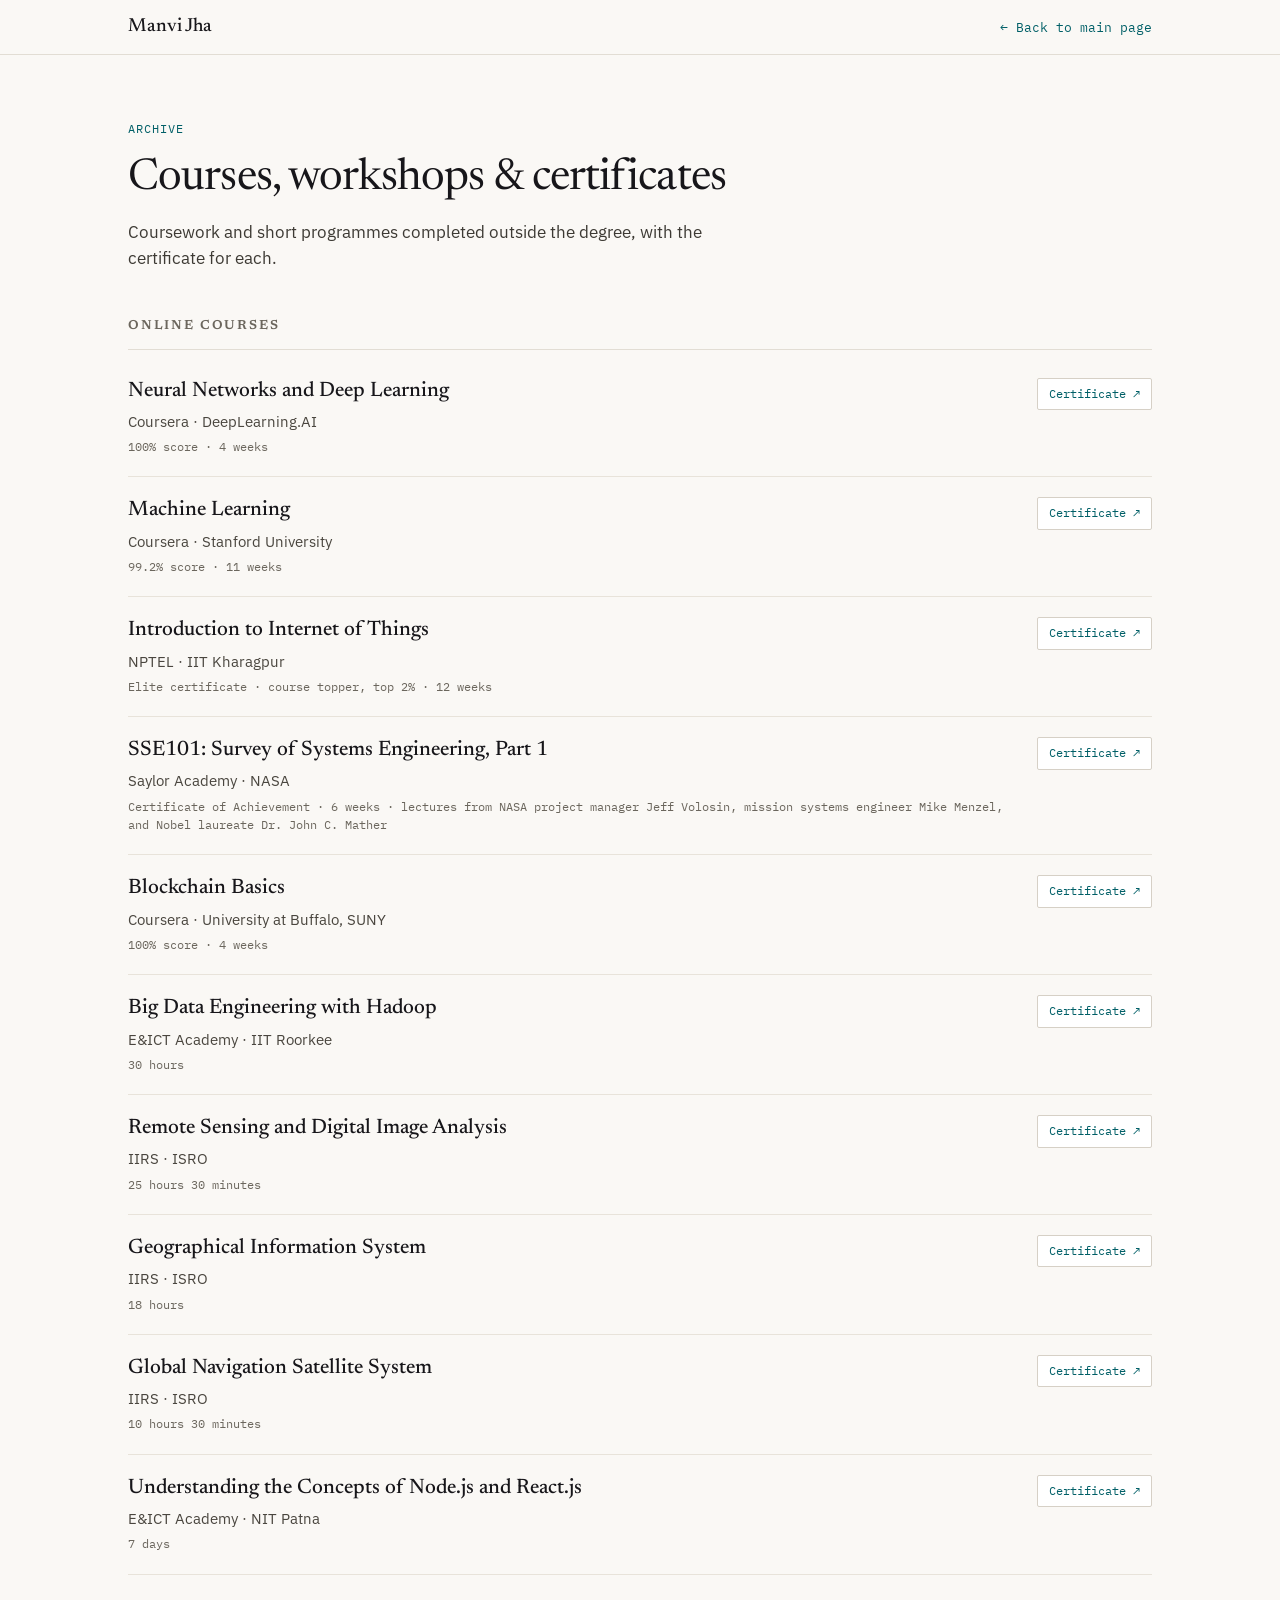
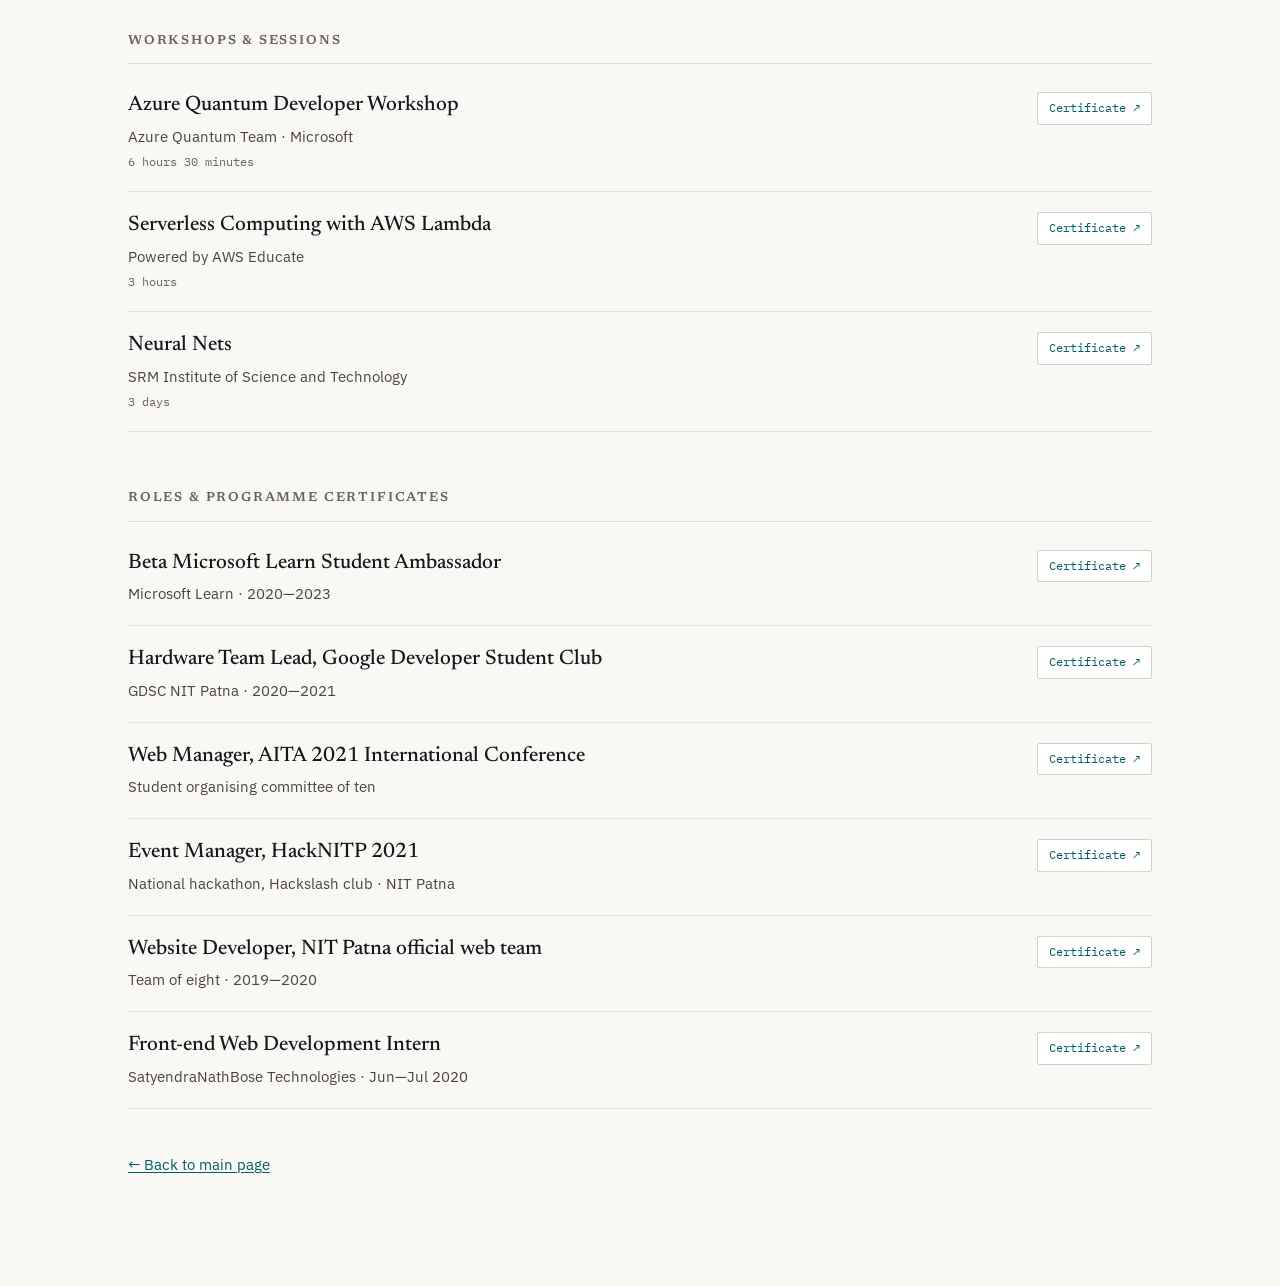
<file: certificates.html>
<!DOCTYPE html>
<html lang="en">
<head>
<meta charset="utf-8" />
<title>Courses, workshops & certificates — Manvi Jha</title>
<meta name="viewport" content="width=device-width, initial-scale=1" />
<link rel="preconnect" href="https://fonts.googleapis.com" />
<link href="https://fonts.googleapis.com/css2?family=Newsreader:opsz,wght@6..72,400;6..72,500;6..72,600&family=IBM+Plex+Sans:wght@400;500;600&family=IBM+Plex+Mono:wght@400;500&display=swap" rel="stylesheet" />
<style>
  body { margin: 0; background: #faf8f5; color: #17161a; -webkit-font-smoothing: antialiased; }
  a { color: oklch(0.44 0.08 205); text-underline-offset: 2px; }
  a:hover { color: oklch(0.33 0.07 205); }
</style>
</head>
<body>
<div style="font-family:'IBM Plex Sans',Helvetica,sans-serif; font-size:16px; line-height:1.6">

  <div style="position:sticky; top:0; z-index:50; background:rgba(250,248,245,0.92); backdrop-filter:blur(8px); border-bottom:1px solid #e2ddd4">
    <div style="max-width:1080px; margin:0 auto; padding:12px clamp(16px,4vw,28px); box-sizing:border-box; display:flex; align-items:center; justify-content:space-between; gap:20px; flex-wrap:wrap">
      <a href="index.html" style="font-family:'Newsreader',Georgia,serif; font-size:19px; font-weight:500; color:#17161a; text-decoration:none">Manvi Jha</a>
      <a href="index.html" style="font-family:'IBM Plex Mono',monospace; font-size:12.5px; text-decoration:none">← Back to main page</a>
    </div>
  </div>

  <div style="max-width:1080px; margin:0 auto; padding:64px clamp(16px,4vw,28px) 110px; box-sizing:border-box">

    <div style="display:flex; flex-direction:column; gap:16px; padding-bottom:44px">
      <div style="font-family:'IBM Plex Mono',monospace; font-size:12px; letter-spacing:0.08em; text-transform:uppercase; color:oklch(0.44 0.08 205)">Archive</div>
      <h1 style="margin:0; font-family:'Newsreader',Georgia,serif; font-size:clamp(30px,6.5vw,44px); font-weight:400; line-height:1.1; letter-spacing:-0.02em">Courses, workshops &amp; certificates</h1>
      <p style="margin:0; max-width:58ch; font-size:16.5px; line-height:1.6; color:#3d3a34; text-wrap:pretty">Coursework and short programmes completed outside the degree, with the certificate for each.</p>
    </div>

    <div style="border-bottom:1px solid #e2ddd4; padding-bottom:12px; margin-bottom:8px">
      <h2 style="margin:0; font-family:'Newsreader',Georgia,serif; font-size:13px; font-weight:600; letter-spacing:0.14em; text-transform:uppercase; color:#6b665d">Online Courses</h2>
    </div>

    <div style="display:flex; flex-direction:column">

      <div style="display:grid; grid-template-columns:minmax(0,1fr) auto; gap:20px; align-items:start; padding:20px 0; border-bottom:1px solid #e8e3da">
        <div style="display:flex; flex-direction:column; gap:5px">
          <h3 style="margin:0; font-family:'Newsreader',Georgia,serif; font-size:21px; font-weight:500; line-height:1.3; text-wrap:pretty">Neural Networks and Deep Learning</h3>
          <div style="font-size:14.5px; color:#4a463f">Coursera · DeepLearning.AI</div>
          <div style="font-family:'IBM Plex Mono',monospace; font-size:11.5px; color:#6b665d">100% score · 4 weeks</div>
        </div>
        <a href="https://drive.google.com/file/d/1NX8jBHLRYLRI3J0qpG56D-rs9cLGSnOM/view?usp=sharing" target="_blank" rel="noreferrer" style="font-family:'IBM Plex Mono',monospace; font-size:11.5px; padding:6px 11px; border:1px solid #d6d0c6; border-radius:2px; text-decoration:none; background:#fff; white-space:nowrap">Certificate ↗</a>
      </div>

      <div style="display:grid; grid-template-columns:minmax(0,1fr) auto; gap:20px; align-items:start; padding:20px 0; border-bottom:1px solid #e8e3da">
        <div style="display:flex; flex-direction:column; gap:5px">
          <h3 style="margin:0; font-family:'Newsreader',Georgia,serif; font-size:21px; font-weight:500; line-height:1.3; text-wrap:pretty">Machine Learning</h3>
          <div style="font-size:14.5px; color:#4a463f">Coursera · Stanford University</div>
          <div style="font-family:'IBM Plex Mono',monospace; font-size:11.5px; color:#6b665d">99.2% score · 11 weeks</div>
        </div>
        <a href="https://drive.google.com/file/d/1fg0q0EDRikDxsYpcnWSdrGBhvjQMbPiO/view?usp=sharing" target="_blank" rel="noreferrer" style="font-family:'IBM Plex Mono',monospace; font-size:11.5px; padding:6px 11px; border:1px solid #d6d0c6; border-radius:2px; text-decoration:none; background:#fff; white-space:nowrap">Certificate ↗</a>
      </div>

      <div style="display:grid; grid-template-columns:minmax(0,1fr) auto; gap:20px; align-items:start; padding:20px 0; border-bottom:1px solid #e8e3da">
        <div style="display:flex; flex-direction:column; gap:5px">
          <h3 style="margin:0; font-family:'Newsreader',Georgia,serif; font-size:21px; font-weight:500; line-height:1.3; text-wrap:pretty">Introduction to Internet of Things</h3>
          <div style="font-size:14.5px; color:#4a463f">NPTEL · IIT Kharagpur</div>
          <div style="font-family:'IBM Plex Mono',monospace; font-size:11.5px; color:#6b665d">Elite certificate · course topper, top 2% · 12 weeks</div>
        </div>
        <a href="https://drive.google.com/file/d/1PlRA9gPwlNaJbUOqwSgN8JXGYKxw5SWz/view?usp=sharing" target="_blank" rel="noreferrer" style="font-family:'IBM Plex Mono',monospace; font-size:11.5px; padding:6px 11px; border:1px solid #d6d0c6; border-radius:2px; text-decoration:none; background:#fff; white-space:nowrap">Certificate ↗</a>
      </div>

      <div style="display:grid; grid-template-columns:minmax(0,1fr) auto; gap:20px; align-items:start; padding:20px 0; border-bottom:1px solid #e8e3da">
        <div style="display:flex; flex-direction:column; gap:5px">
          <h3 style="margin:0; font-family:'Newsreader',Georgia,serif; font-size:21px; font-weight:500; line-height:1.3; text-wrap:pretty">SSE101: Survey of Systems Engineering, Part 1</h3>
          <div style="font-size:14.5px; color:#4a463f">Saylor Academy · NASA</div>
          <div style="font-family:'IBM Plex Mono',monospace; font-size:11.5px; color:#6b665d">Certificate of Achievement · 6 weeks · lectures from NASA project manager Jeff Volosin, mission systems engineer Mike Menzel, and Nobel laureate Dr. John C. Mather</div>
        </div>
        <a href="https://drive.google.com/file/d/1m_3FsaZZ6lNznnw5KV0_HlZG0AloYeGm/view?usp=sharing" target="_blank" rel="noreferrer" style="font-family:'IBM Plex Mono',monospace; font-size:11.5px; padding:6px 11px; border:1px solid #d6d0c6; border-radius:2px; text-decoration:none; background:#fff; white-space:nowrap">Certificate ↗</a>
      </div>

      <div style="display:grid; grid-template-columns:minmax(0,1fr) auto; gap:20px; align-items:start; padding:20px 0; border-bottom:1px solid #e8e3da">
        <div style="display:flex; flex-direction:column; gap:5px">
          <h3 style="margin:0; font-family:'Newsreader',Georgia,serif; font-size:21px; font-weight:500; line-height:1.3; text-wrap:pretty">Blockchain Basics</h3>
          <div style="font-size:14.5px; color:#4a463f">Coursera · University at Buffalo, SUNY</div>
          <div style="font-family:'IBM Plex Mono',monospace; font-size:11.5px; color:#6b665d">100% score · 4 weeks</div>
        </div>
        <a href="https://drive.google.com/file/d/1DQ37dfdk_aQOzN-0XE96SIID7ckmoEMI/view?usp=sharing" target="_blank" rel="noreferrer" style="font-family:'IBM Plex Mono',monospace; font-size:11.5px; padding:6px 11px; border:1px solid #d6d0c6; border-radius:2px; text-decoration:none; background:#fff; white-space:nowrap">Certificate ↗</a>
      </div>

      <div style="display:grid; grid-template-columns:minmax(0,1fr) auto; gap:20px; align-items:start; padding:20px 0; border-bottom:1px solid #e8e3da">
        <div style="display:flex; flex-direction:column; gap:5px">
          <h3 style="margin:0; font-family:'Newsreader',Georgia,serif; font-size:21px; font-weight:500; line-height:1.3; text-wrap:pretty">Big Data Engineering with Hadoop</h3>
          <div style="font-size:14.5px; color:#4a463f">E&amp;ICT Academy · IIT Roorkee</div>
          <div style="font-family:'IBM Plex Mono',monospace; font-size:11.5px; color:#6b665d">30 hours</div>
        </div>
        <a href="https://drive.google.com/file/d/1ykKTryk0v_FkMJEN7YIMVudEJUIuZrrr/view?usp=sharing" target="_blank" rel="noreferrer" style="font-family:'IBM Plex Mono',monospace; font-size:11.5px; padding:6px 11px; border:1px solid #d6d0c6; border-radius:2px; text-decoration:none; background:#fff; white-space:nowrap">Certificate ↗</a>
      </div>

      <div style="display:grid; grid-template-columns:minmax(0,1fr) auto; gap:20px; align-items:start; padding:20px 0; border-bottom:1px solid #e8e3da">
        <div style="display:flex; flex-direction:column; gap:5px">
          <h3 style="margin:0; font-family:'Newsreader',Georgia,serif; font-size:21px; font-weight:500; line-height:1.3; text-wrap:pretty">Remote Sensing and Digital Image Analysis</h3>
          <div style="font-size:14.5px; color:#4a463f">IIRS · ISRO</div>
          <div style="font-family:'IBM Plex Mono',monospace; font-size:11.5px; color:#6b665d">25 hours 30 minutes</div>
        </div>
        <a href="https://drive.google.com/file/d/1bG8K8ppR4UXsZh0pwfKf1L1k4AAagRGq/view?usp=sharing" target="_blank" rel="noreferrer" style="font-family:'IBM Plex Mono',monospace; font-size:11.5px; padding:6px 11px; border:1px solid #d6d0c6; border-radius:2px; text-decoration:none; background:#fff; white-space:nowrap">Certificate ↗</a>
      </div>

      <div style="display:grid; grid-template-columns:minmax(0,1fr) auto; gap:20px; align-items:start; padding:20px 0; border-bottom:1px solid #e8e3da">
        <div style="display:flex; flex-direction:column; gap:5px">
          <h3 style="margin:0; font-family:'Newsreader',Georgia,serif; font-size:21px; font-weight:500; line-height:1.3; text-wrap:pretty">Geographical Information System</h3>
          <div style="font-size:14.5px; color:#4a463f">IIRS · ISRO</div>
          <div style="font-family:'IBM Plex Mono',monospace; font-size:11.5px; color:#6b665d">18 hours</div>
        </div>
        <a href="https://drive.google.com/file/d/1nRGEmk2ob1gAVuAQq56Ku4ofdXMQyX96/view?usp=sharing" target="_blank" rel="noreferrer" style="font-family:'IBM Plex Mono',monospace; font-size:11.5px; padding:6px 11px; border:1px solid #d6d0c6; border-radius:2px; text-decoration:none; background:#fff; white-space:nowrap">Certificate ↗</a>
      </div>

      <div style="display:grid; grid-template-columns:minmax(0,1fr) auto; gap:20px; align-items:start; padding:20px 0; border-bottom:1px solid #e8e3da">
        <div style="display:flex; flex-direction:column; gap:5px">
          <h3 style="margin:0; font-family:'Newsreader',Georgia,serif; font-size:21px; font-weight:500; line-height:1.3; text-wrap:pretty">Global Navigation Satellite System</h3>
          <div style="font-size:14.5px; color:#4a463f">IIRS · ISRO</div>
          <div style="font-family:'IBM Plex Mono',monospace; font-size:11.5px; color:#6b665d">10 hours 30 minutes</div>
        </div>
        <a href="https://drive.google.com/file/d/1wo12j_JNUr2ZR_0UKS_LKOMSpA3wU-sK/view?usp=sharing" target="_blank" rel="noreferrer" style="font-family:'IBM Plex Mono',monospace; font-size:11.5px; padding:6px 11px; border:1px solid #d6d0c6; border-radius:2px; text-decoration:none; background:#fff; white-space:nowrap">Certificate ↗</a>
      </div>

      <div style="display:grid; grid-template-columns:minmax(0,1fr) auto; gap:20px; align-items:start; padding:20px 0; border-bottom:1px solid #e8e3da">
        <div style="display:flex; flex-direction:column; gap:5px">
          <h3 style="margin:0; font-family:'Newsreader',Georgia,serif; font-size:21px; font-weight:500; line-height:1.3; text-wrap:pretty">Understanding the Concepts of Node.js and React.js</h3>
          <div style="font-size:14.5px; color:#4a463f">E&amp;ICT Academy · NIT Patna</div>
          <div style="font-family:'IBM Plex Mono',monospace; font-size:11.5px; color:#6b665d">7 days</div>
        </div>
        <a href="https://drive.google.com/file/d/1sqEuVDHZy4knPmb2jLAri1eMMPZfcWIC/view?usp=sharing" target="_blank" rel="noreferrer" style="font-family:'IBM Plex Mono',monospace; font-size:11.5px; padding:6px 11px; border:1px solid #d6d0c6; border-radius:2px; text-decoration:none; background:#fff; white-space:nowrap">Certificate ↗</a>
      </div>

    </div>

    <div style="border-bottom:1px solid #e2ddd4; padding-bottom:12px; margin:56px 0 8px">
      <h2 style="margin:0; font-family:'Newsreader',Georgia,serif; font-size:13px; font-weight:600; letter-spacing:0.14em; text-transform:uppercase; color:#6b665d">Workshops &amp; Sessions</h2>
    </div>

    <div style="display:flex; flex-direction:column">

      <div style="display:grid; grid-template-columns:minmax(0,1fr) auto; gap:20px; align-items:start; padding:20px 0; border-bottom:1px solid #e8e3da">
        <div style="display:flex; flex-direction:column; gap:5px">
          <h3 style="margin:0; font-family:'Newsreader',Georgia,serif; font-size:21px; font-weight:500; line-height:1.3">Azure Quantum Developer Workshop</h3>
          <div style="font-size:14.5px; color:#4a463f">Azure Quantum Team · Microsoft</div>
          <div style="font-family:'IBM Plex Mono',monospace; font-size:11.5px; color:#6b665d">6 hours 30 minutes</div>
        </div>
        <a href="https://drive.google.com/file/d/1g2Yb6cFdrJaUjX6MydeMqHCbXWklHLks/view?usp=sharing" target="_blank" rel="noreferrer" style="font-family:'IBM Plex Mono',monospace; font-size:11.5px; padding:6px 11px; border:1px solid #d6d0c6; border-radius:2px; text-decoration:none; background:#fff; white-space:nowrap">Certificate ↗</a>
      </div>

      <div style="display:grid; grid-template-columns:minmax(0,1fr) auto; gap:20px; align-items:start; padding:20px 0; border-bottom:1px solid #e8e3da">
        <div style="display:flex; flex-direction:column; gap:5px">
          <h3 style="margin:0; font-family:'Newsreader',Georgia,serif; font-size:21px; font-weight:500; line-height:1.3">Serverless Computing with AWS Lambda</h3>
          <div style="font-size:14.5px; color:#4a463f">Powered by AWS Educate</div>
          <div style="font-family:'IBM Plex Mono',monospace; font-size:11.5px; color:#6b665d">3 hours</div>
        </div>
        <a href="https://drive.google.com/file/d/1DJ_ARU0ohxZc0Z1mtrQ6MNc_1i2y5ckI/view?usp=sharing" target="_blank" rel="noreferrer" style="font-family:'IBM Plex Mono',monospace; font-size:11.5px; padding:6px 11px; border:1px solid #d6d0c6; border-radius:2px; text-decoration:none; background:#fff; white-space:nowrap">Certificate ↗</a>
      </div>

      <div style="display:grid; grid-template-columns:minmax(0,1fr) auto; gap:20px; align-items:start; padding:20px 0; border-bottom:1px solid #e8e3da">
        <div style="display:flex; flex-direction:column; gap:5px">
          <h3 style="margin:0; font-family:'Newsreader',Georgia,serif; font-size:21px; font-weight:500; line-height:1.3">Neural Nets</h3>
          <div style="font-size:14.5px; color:#4a463f">SRM Institute of Science and Technology</div>
          <div style="font-family:'IBM Plex Mono',monospace; font-size:11.5px; color:#6b665d">3 days</div>
        </div>
        <a href="https://drive.google.com/file/d/1ebP3gDXjtP7QU5T6GNIYwn3jrs0k4gWv/view?usp=sharing" target="_blank" rel="noreferrer" style="font-family:'IBM Plex Mono',monospace; font-size:11.5px; padding:6px 11px; border:1px solid #d6d0c6; border-radius:2px; text-decoration:none; background:#fff; white-space:nowrap">Certificate ↗</a>
      </div>

    </div>

    <div style="border-bottom:1px solid #e2ddd4; padding-bottom:12px; margin:56px 0 8px">
      <h2 style="margin:0; font-family:'Newsreader',Georgia,serif; font-size:13px; font-weight:600; letter-spacing:0.14em; text-transform:uppercase; color:#6b665d">Roles &amp; Programme Certificates</h2>
    </div>

    <div style="display:flex; flex-direction:column">

      <div style="display:grid; grid-template-columns:minmax(0,1fr) auto; gap:20px; align-items:start; padding:20px 0; border-bottom:1px solid #e8e3da">
        <div style="display:flex; flex-direction:column; gap:5px">
          <h3 style="margin:0; font-family:'Newsreader',Georgia,serif; font-size:21px; font-weight:500; line-height:1.3">Beta Microsoft Learn Student Ambassador</h3>
          <div style="font-size:14.5px; color:#4a463f">Microsoft Learn · 2020—2023</div>
        </div>
        <a href="https://drive.google.com/file/d/1OKMy_MiYEeJSHSGsQ_5dH0CUYKS1xUpq/view?usp=sharing" target="_blank" rel="noreferrer" style="font-family:'IBM Plex Mono',monospace; font-size:11.5px; padding:6px 11px; border:1px solid #d6d0c6; border-radius:2px; text-decoration:none; background:#fff; white-space:nowrap">Certificate ↗</a>
      </div>

      <div style="display:grid; grid-template-columns:minmax(0,1fr) auto; gap:20px; align-items:start; padding:20px 0; border-bottom:1px solid #e8e3da">
        <div style="display:flex; flex-direction:column; gap:5px">
          <h3 style="margin:0; font-family:'Newsreader',Georgia,serif; font-size:21px; font-weight:500; line-height:1.3">Hardware Team Lead, Google Developer Student Club</h3>
          <div style="font-size:14.5px; color:#4a463f">GDSC NIT Patna · 2020—2021</div>
        </div>
        <a href="https://drive.google.com/file/d/1BILlHfPU330hZ8lND4mq63Ay1n_aeYrn/view?usp=sharing" target="_blank" rel="noreferrer" style="font-family:'IBM Plex Mono',monospace; font-size:11.5px; padding:6px 11px; border:1px solid #d6d0c6; border-radius:2px; text-decoration:none; background:#fff; white-space:nowrap">Certificate ↗</a>
      </div>

      <div style="display:grid; grid-template-columns:minmax(0,1fr) auto; gap:20px; align-items:start; padding:20px 0; border-bottom:1px solid #e8e3da">
        <div style="display:flex; flex-direction:column; gap:5px">
          <h3 style="margin:0; font-family:'Newsreader',Georgia,serif; font-size:21px; font-weight:500; line-height:1.3">Web Manager, AITA 2021 International Conference</h3>
          <div style="font-size:14.5px; color:#4a463f">Student organising committee of ten</div>
        </div>
        <a href="https://drive.google.com/file/d/1AnXNercov1OS3-DZasGbM-zrH-zvvpHA/view?usp=sharing" target="_blank" rel="noreferrer" style="font-family:'IBM Plex Mono',monospace; font-size:11.5px; padding:6px 11px; border:1px solid #d6d0c6; border-radius:2px; text-decoration:none; background:#fff; white-space:nowrap">Certificate ↗</a>
      </div>

      <div style="display:grid; grid-template-columns:minmax(0,1fr) auto; gap:20px; align-items:start; padding:20px 0; border-bottom:1px solid #e8e3da">
        <div style="display:flex; flex-direction:column; gap:5px">
          <h3 style="margin:0; font-family:'Newsreader',Georgia,serif; font-size:21px; font-weight:500; line-height:1.3">Event Manager, HackNITP 2021</h3>
          <div style="font-size:14.5px; color:#4a463f">National hackathon, Hackslash club · NIT Patna</div>
        </div>
        <a href="https://drive.google.com/file/d/1ZWbUY2kAlncPdnp5AcKsn6OA8L-95qez/view?usp=sharing" target="_blank" rel="noreferrer" style="font-family:'IBM Plex Mono',monospace; font-size:11.5px; padding:6px 11px; border:1px solid #d6d0c6; border-radius:2px; text-decoration:none; background:#fff; white-space:nowrap">Certificate ↗</a>
      </div>

      <div style="display:grid; grid-template-columns:minmax(0,1fr) auto; gap:20px; align-items:start; padding:20px 0; border-bottom:1px solid #e8e3da">
        <div style="display:flex; flex-direction:column; gap:5px">
          <h3 style="margin:0; font-family:'Newsreader',Georgia,serif; font-size:21px; font-weight:500; line-height:1.3">Website Developer, NIT Patna official web team</h3>
          <div style="font-size:14.5px; color:#4a463f">Team of eight · 2019—2020</div>
        </div>
        <a href="https://drive.google.com/file/d/1ouaTpPU1avRnVAvVPwshqDHmRlmMfR98/view?usp=sharing" target="_blank" rel="noreferrer" style="font-family:'IBM Plex Mono',monospace; font-size:11.5px; padding:6px 11px; border:1px solid #d6d0c6; border-radius:2px; text-decoration:none; background:#fff; white-space:nowrap">Certificate ↗</a>
      </div>

      <div style="display:grid; grid-template-columns:minmax(0,1fr) auto; gap:20px; align-items:start; padding:20px 0; border-bottom:1px solid #e8e3da">
        <div style="display:flex; flex-direction:column; gap:5px">
          <h3 style="margin:0; font-family:'Newsreader',Georgia,serif; font-size:21px; font-weight:500; line-height:1.3">Front-end Web Development Intern</h3>
          <div style="font-size:14.5px; color:#4a463f">SatyendraNathBose Technologies · Jun—Jul 2020</div>
        </div>
        <a href="https://drive.google.com/file/d/1nJnkx4vqLOCHjbAgs6lzJLhsbeq1j7Br/view?usp=sharing" target="_blank" rel="noreferrer" style="font-family:'IBM Plex Mono',monospace; font-size:11.5px; padding:6px 11px; border:1px solid #d6d0c6; border-radius:2px; text-decoration:none; background:#fff; white-space:nowrap">Certificate ↗</a>
      </div>

    </div>

    <p style="margin:44px 0 0; font-size:14.5px; color:#6b665d"><a href="index.html">← Back to main page</a></p>

  </div>
</div>

</body>
</html>
</file>
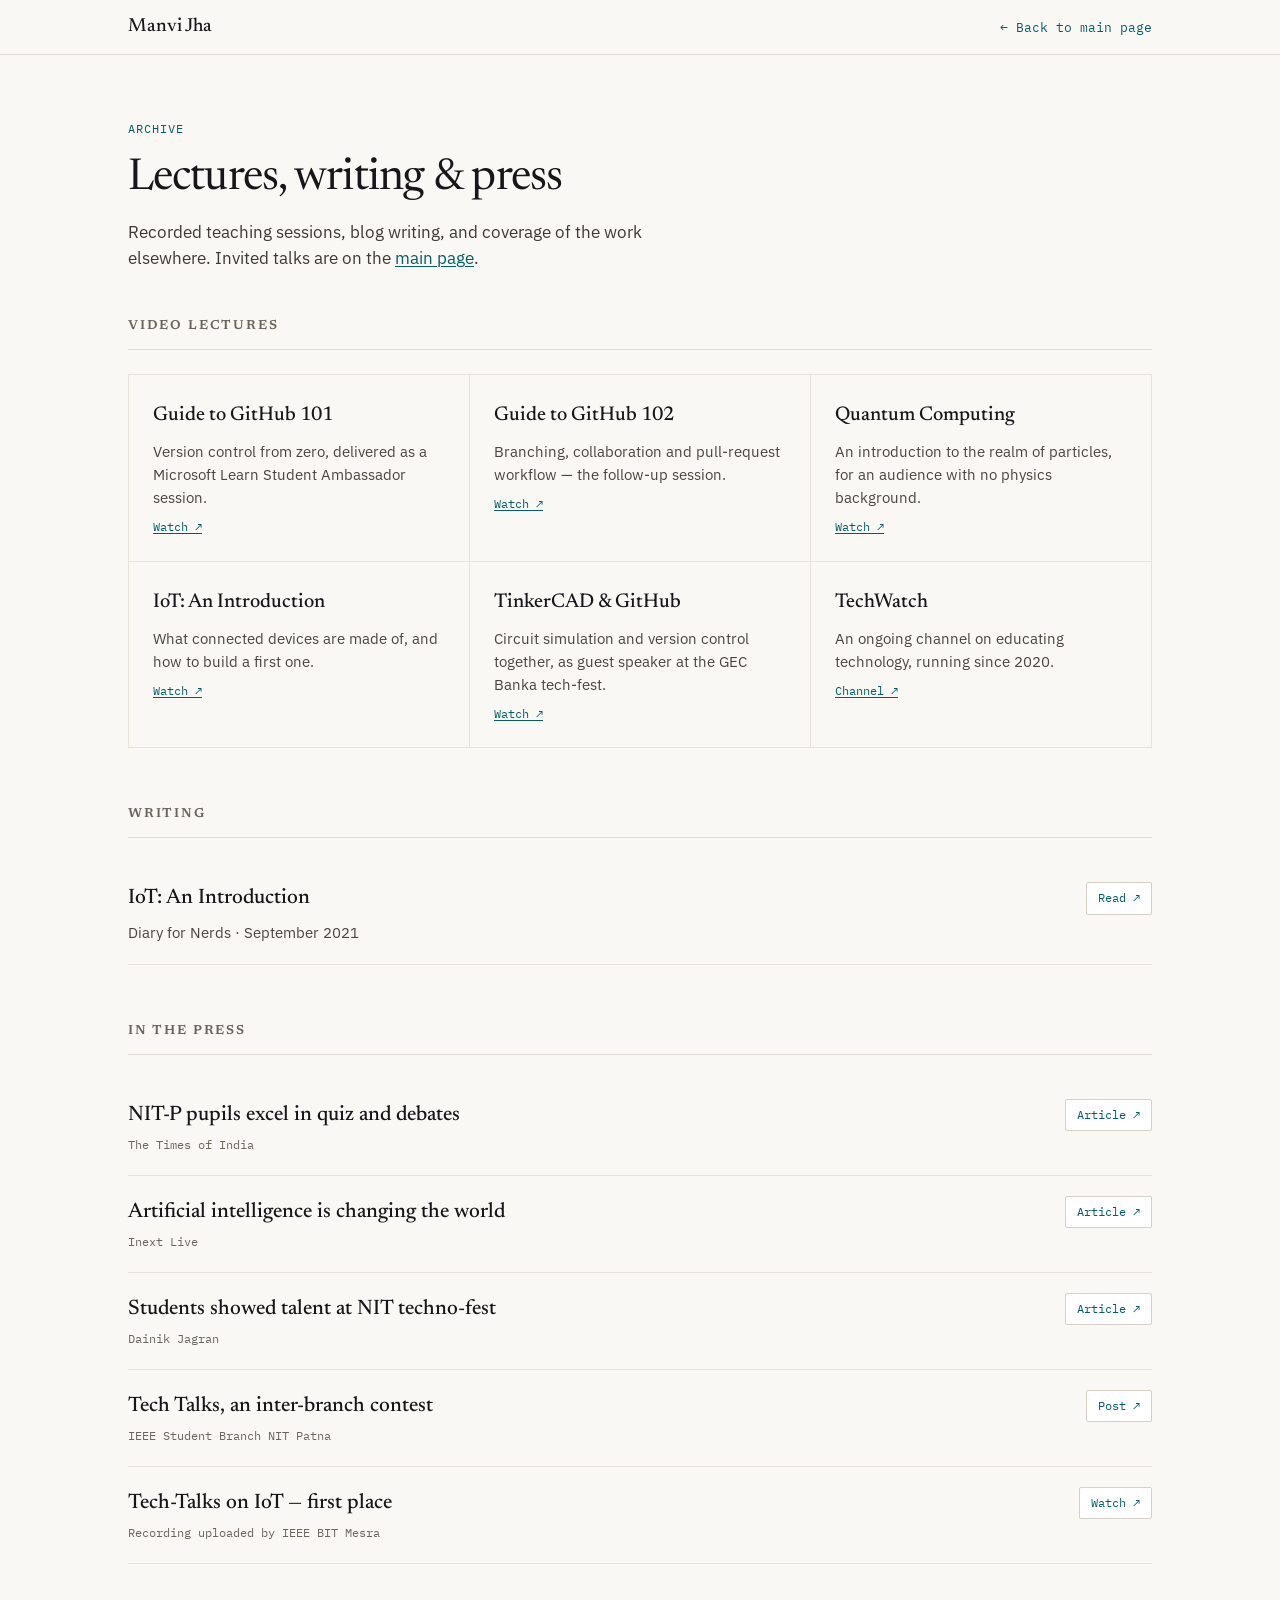
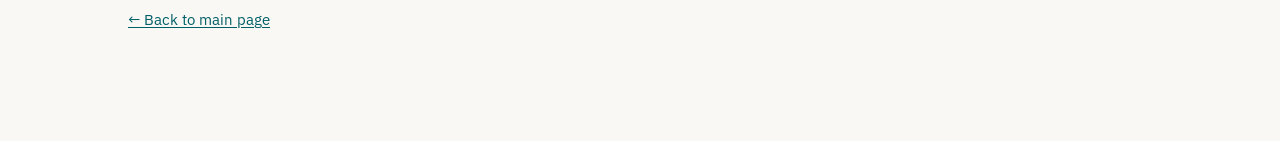
<file: lectures-and-press.html>
<!DOCTYPE html>
<html lang="en">
<head>
<meta charset="utf-8">
<meta name="viewport" content="width=device-width, initial-scale=1">
<title>Lectures and Press | Manvi Jha</title>
<meta name="description" content="Recorded lectures, writing, and press coverage from Manvi Jha.">
<link rel="preconnect" href="https://fonts.googleapis.com" />
<link href="https://fonts.googleapis.com/css2?family=Newsreader:opsz,wght@6..72,400;6..72,500;6..72,600&family=IBM+Plex+Sans:wght@400;500;600&family=IBM+Plex+Mono:wght@400;500&display=swap" rel="stylesheet" />
<style>
  body { margin: 0; background: #faf8f5; color: #17161a; -webkit-font-smoothing: antialiased; }
  a { color: oklch(0.44 0.08 205); text-underline-offset: 2px; }
  a:hover { color: oklch(0.33 0.07 205); }
</style>
<link rel="stylesheet" href="/site.css">
</head>
<body>
<div style="font-family:'IBM Plex Sans',Helvetica,sans-serif; font-size:16px; line-height:1.6">

  <div class="site-nav" style="position:sticky; top:0; z-index:50; background:rgba(250,248,245,0.92); backdrop-filter:blur(8px); border-bottom:1px solid #e2ddd4">
    <div class="page-container" style="max-width:1080px; margin:0 auto; padding:12px 28px; box-sizing:border-box; display:flex; align-items:center; justify-content:space-between; gap:20px; flex-wrap:wrap">
      <a href="/" style="font-family:'Newsreader',Georgia,serif; font-size:19px; font-weight:500; color:#17161a; text-decoration:none">Manvi Jha</a>
      <a href="/" style="font-family:'IBM Plex Mono',monospace; font-size:12.5px; text-decoration:none">← Back to main page</a>
    </div>
  </div>

  <div class="page-container" style="max-width:1080px; margin:0 auto; padding:64px 28px 110px; box-sizing:border-box">

    <div style="display:flex; flex-direction:column; gap:16px; padding-bottom:44px">
      <div style="font-family:'IBM Plex Mono',monospace; font-size:12px; letter-spacing:0.08em; text-transform:uppercase; color:oklch(0.44 0.08 205)">Archive</div>
      <h1 style="margin:0; font-family:'Newsreader',Georgia,serif; font-size:44px; font-weight:400; line-height:1.1; letter-spacing:-0.02em">Lectures, writing &amp; press</h1>
      <p style="margin:0; max-width:60ch; font-size:16.5px; line-height:1.6; color:#3d3a34; text-wrap:pretty">Recorded teaching sessions, blog writing, and coverage of the work elsewhere. Invited talks are on the <a href="/#talks">main page</a>.</p>
    </div>

    <div style="border-bottom:1px solid #e2ddd4; padding-bottom:12px; margin-bottom:24px">
      <h2 style="margin:0; font-family:'Newsreader',Georgia,serif; font-size:13px; font-weight:600; letter-spacing:0.14em; text-transform:uppercase; color:#6b665d">Video Lectures</h2>
    </div>
    <div class="responsive-grid" style="display:grid; grid-template-columns:repeat(auto-fit,minmax(280px,1fr)); gap:1px; background:#e8e3da; border:1px solid #e8e3da; margin-bottom:56px">
      <div style="background:#faf8f5; padding:24px; display:flex; flex-direction:column; gap:9px">
        <h3 style="margin:0; font-family:'Newsreader',Georgia,serif; font-size:20px; font-weight:500">Guide to GitHub 101</h3>
        <p style="margin:0; font-size:14.5px; line-height:1.6; color:#4a463f">Version control from zero, delivered as a Microsoft Learn Student Ambassador session.</p>
        <a href="https://www.youtube.com/watch?v=KxnwcQ9aNi0" target="_blank" rel="noreferrer" style="font-family:'IBM Plex Mono',monospace; font-size:11.5px">Watch ↗</a>
      </div>
      <div style="background:#faf8f5; padding:24px; display:flex; flex-direction:column; gap:9px">
        <h3 style="margin:0; font-family:'Newsreader',Georgia,serif; font-size:20px; font-weight:500">Guide to GitHub 102</h3>
        <p style="margin:0; font-size:14.5px; line-height:1.6; color:#4a463f">Branching, collaboration and pull-request workflow — the follow-up session.</p>
        <a href="https://www.youtube.com/watch?v=m75zLfpeKas" target="_blank" rel="noreferrer" style="font-family:'IBM Plex Mono',monospace; font-size:11.5px">Watch ↗</a>
      </div>
      <div style="background:#faf8f5; padding:24px; display:flex; flex-direction:column; gap:9px">
        <h3 style="margin:0; font-family:'Newsreader',Georgia,serif; font-size:20px; font-weight:500">Quantum Computing</h3>
        <p style="margin:0; font-size:14.5px; line-height:1.6; color:#4a463f">An introduction to the realm of particles, for an audience with no physics background.</p>
        <a href="https://www.youtube.com/watch?v=EfNOoN5trk4" target="_blank" rel="noreferrer" style="font-family:'IBM Plex Mono',monospace; font-size:11.5px">Watch ↗</a>
      </div>
      <div style="background:#faf8f5; padding:24px; display:flex; flex-direction:column; gap:9px">
        <h3 style="margin:0; font-family:'Newsreader',Georgia,serif; font-size:20px; font-weight:500">IoT: An Introduction</h3>
        <p style="margin:0; font-size:14.5px; line-height:1.6; color:#4a463f">What connected devices are made of, and how to build a first one.</p>
        <a href="https://www.youtube.com/watch?v=0gvhS20ROeQ" target="_blank" rel="noreferrer" style="font-family:'IBM Plex Mono',monospace; font-size:11.5px">Watch ↗</a>
      </div>
      <div style="background:#faf8f5; padding:24px; display:flex; flex-direction:column; gap:9px">
        <h3 style="margin:0; font-family:'Newsreader',Georgia,serif; font-size:20px; font-weight:500">TinkerCAD &amp; GitHub</h3>
        <p style="margin:0; font-size:14.5px; line-height:1.6; color:#4a463f">Circuit simulation and version control together, as guest speaker at the GEC Banka tech-fest.</p>
        <a href="https://www.youtube.com/watch?v=WEGrjxY0S-k" target="_blank" rel="noreferrer" style="font-family:'IBM Plex Mono',monospace; font-size:11.5px">Watch ↗</a>
      </div>
      <div style="background:#faf8f5; padding:24px; display:flex; flex-direction:column; gap:9px">
        <h3 style="margin:0; font-family:'Newsreader',Georgia,serif; font-size:20px; font-weight:500">TechWatch</h3>
        <p style="margin:0; font-size:14.5px; line-height:1.6; color:#4a463f">An ongoing channel on educating technology, running since 2020.</p>
        <a href="https://www.youtube.com/@techwatch4844" target="_blank" rel="noreferrer" style="font-family:'IBM Plex Mono',monospace; font-size:11.5px">Channel ↗</a>
      </div>
    </div>

    <div style="border-bottom:1px solid #e2ddd4; padding-bottom:12px; margin-bottom:24px">
      <h2 style="margin:0; font-family:'Newsreader',Georgia,serif; font-size:13px; font-weight:600; letter-spacing:0.14em; text-transform:uppercase; color:#6b665d">Writing</h2>
    </div>
    <div style="display:flex; flex-direction:column; margin-bottom:56px">
      <div class="responsive-grid" style="display:grid; grid-template-columns:minmax(0,1fr) auto; gap:20px; align-items:start; padding:20px 0; border-bottom:1px solid #e8e3da">
        <div style="display:flex; flex-direction:column; gap:5px">
          <h3 style="margin:0; font-family:'Newsreader',Georgia,serif; font-size:21px; font-weight:500">IoT: An Introduction</h3>
          <div style="font-size:14.5px; color:#4a463f">Diary for Nerds · September 2021</div>
        </div>
        <a href="https://diaryfornerds.blogspot.com/2021/09/iot-introduction.html" target="_blank" rel="noreferrer" style="font-family:'IBM Plex Mono',monospace; font-size:11.5px; padding:6px 11px; border:1px solid #d6d0c6; border-radius:2px; text-decoration:none; background:#fff; white-space:nowrap">Read ↗</a>
      </div>
    </div>

    <div style="border-bottom:1px solid #e2ddd4; padding-bottom:12px; margin-bottom:24px">
      <h2 style="margin:0; font-family:'Newsreader',Georgia,serif; font-size:13px; font-weight:600; letter-spacing:0.14em; text-transform:uppercase; color:#6b665d">In the Press</h2>
    </div>
    <div style="display:flex; flex-direction:column">
      <div class="responsive-grid" style="display:grid; grid-template-columns:minmax(0,1fr) auto; gap:20px; align-items:start; padding:20px 0; border-bottom:1px solid #e8e3da">
        <div style="display:flex; flex-direction:column; gap:4px">
          <h3 style="margin:0; font-family:'Newsreader',Georgia,serif; font-size:21px; font-weight:500; text-wrap:pretty">NIT-P pupils excel in quiz and debates</h3>
          <div style="font-family:'IBM Plex Mono',monospace; font-size:11.5px; color:#6b665d">The Times of India</div>
        </div>
        <a href="https://timesofindia.indiatimes.com/city/patna/nit-p-pupils-excel-in-quiz-and-debates/articleshow/73742761.cms" target="_blank" rel="noreferrer" style="font-family:'IBM Plex Mono',monospace; font-size:11.5px; padding:6px 11px; border:1px solid #d6d0c6; border-radius:2px; text-decoration:none; background:#fff; white-space:nowrap">Article ↗</a>
      </div>
      <div class="responsive-grid" style="display:grid; grid-template-columns:minmax(0,1fr) auto; gap:20px; align-items:start; padding:20px 0; border-bottom:1px solid #e8e3da">
        <div style="display:flex; flex-direction:column; gap:4px">
          <h3 style="margin:0; font-family:'Newsreader',Georgia,serif; font-size:21px; font-weight:500; text-wrap:pretty">Artificial intelligence is changing the world</h3>
          <div style="font-family:'IBM Plex Mono',monospace; font-size:11.5px; color:#6b665d">Inext Live</div>
        </div>
        <a href="https://www.inextlive.com/bihar/patna/artificial-intelligence-is-changing-the-world-1640373044" target="_blank" rel="noreferrer" style="font-family:'IBM Plex Mono',monospace; font-size:11.5px; padding:6px 11px; border:1px solid #d6d0c6; border-radius:2px; text-decoration:none; background:#fff; white-space:nowrap">Article ↗</a>
      </div>
      <div class="responsive-grid" style="display:grid; grid-template-columns:minmax(0,1fr) auto; gap:20px; align-items:start; padding:20px 0; border-bottom:1px solid #e8e3da">
        <div style="display:flex; flex-direction:column; gap:4px">
          <h3 style="margin:0; font-family:'Newsreader',Georgia,serif; font-size:21px; font-weight:500; text-wrap:pretty">Students showed talent at NIT techno-fest</h3>
          <div style="font-family:'IBM Plex Mono',monospace; font-size:11.5px; color:#6b665d">Dainik Jagran</div>
        </div>
        <a href="https://www.jagran.com/bihar/patna-city-students-showed-talent-at-nit-techno-fest-19981332.html" target="_blank" rel="noreferrer" style="font-family:'IBM Plex Mono',monospace; font-size:11.5px; padding:6px 11px; border:1px solid #d6d0c6; border-radius:2px; text-decoration:none; background:#fff; white-space:nowrap">Article ↗</a>
      </div>
      <div class="responsive-grid" style="display:grid; grid-template-columns:minmax(0,1fr) auto; gap:20px; align-items:start; padding:20px 0; border-bottom:1px solid #e8e3da">
        <div style="display:flex; flex-direction:column; gap:4px">
          <h3 style="margin:0; font-family:'Newsreader',Georgia,serif; font-size:21px; font-weight:500; text-wrap:pretty">Tech Talks, an inter-branch contest</h3>
          <div style="font-family:'IBM Plex Mono',monospace; font-size:11.5px; color:#6b665d">IEEE Student Branch NIT Patna</div>
        </div>
        <a href="https://hi-in.facebook.com/ieee.nitp/posts/manvi-jha-of-the-web-team-ieee-sb-nit-patna-participated-in-tech-talks-an-inter-/3449978415026735/" target="_blank" rel="noreferrer" style="font-family:'IBM Plex Mono',monospace; font-size:11.5px; padding:6px 11px; border:1px solid #d6d0c6; border-radius:2px; text-decoration:none; background:#fff; white-space:nowrap">Post ↗</a>
      </div>
      <div class="responsive-grid" style="display:grid; grid-template-columns:minmax(0,1fr) auto; gap:20px; align-items:start; padding:20px 0; border-bottom:1px solid #e8e3da">
        <div style="display:flex; flex-direction:column; gap:4px">
          <h3 style="margin:0; font-family:'Newsreader',Georgia,serif; font-size:21px; font-weight:500; text-wrap:pretty">Tech-Talks on IoT — first place</h3>
          <div style="font-family:'IBM Plex Mono',monospace; font-size:11.5px; color:#6b665d">Recording uploaded by IEEE BIT Mesra</div>
        </div>
        <a href="https://www.youtube.com/watch?v=r1FL0FrlfvQ" target="_blank" rel="noreferrer" style="font-family:'IBM Plex Mono',monospace; font-size:11.5px; padding:6px 11px; border:1px solid #d6d0c6; border-radius:2px; text-decoration:none; background:#fff; white-space:nowrap">Watch ↗</a>
      </div>
    </div>

    <p style="margin:44px 0 0; font-size:14.5px; color:#6b665d"><a href="/">← Back to main page</a></p>

  </div>
</div>
</body>
</html>
</file>
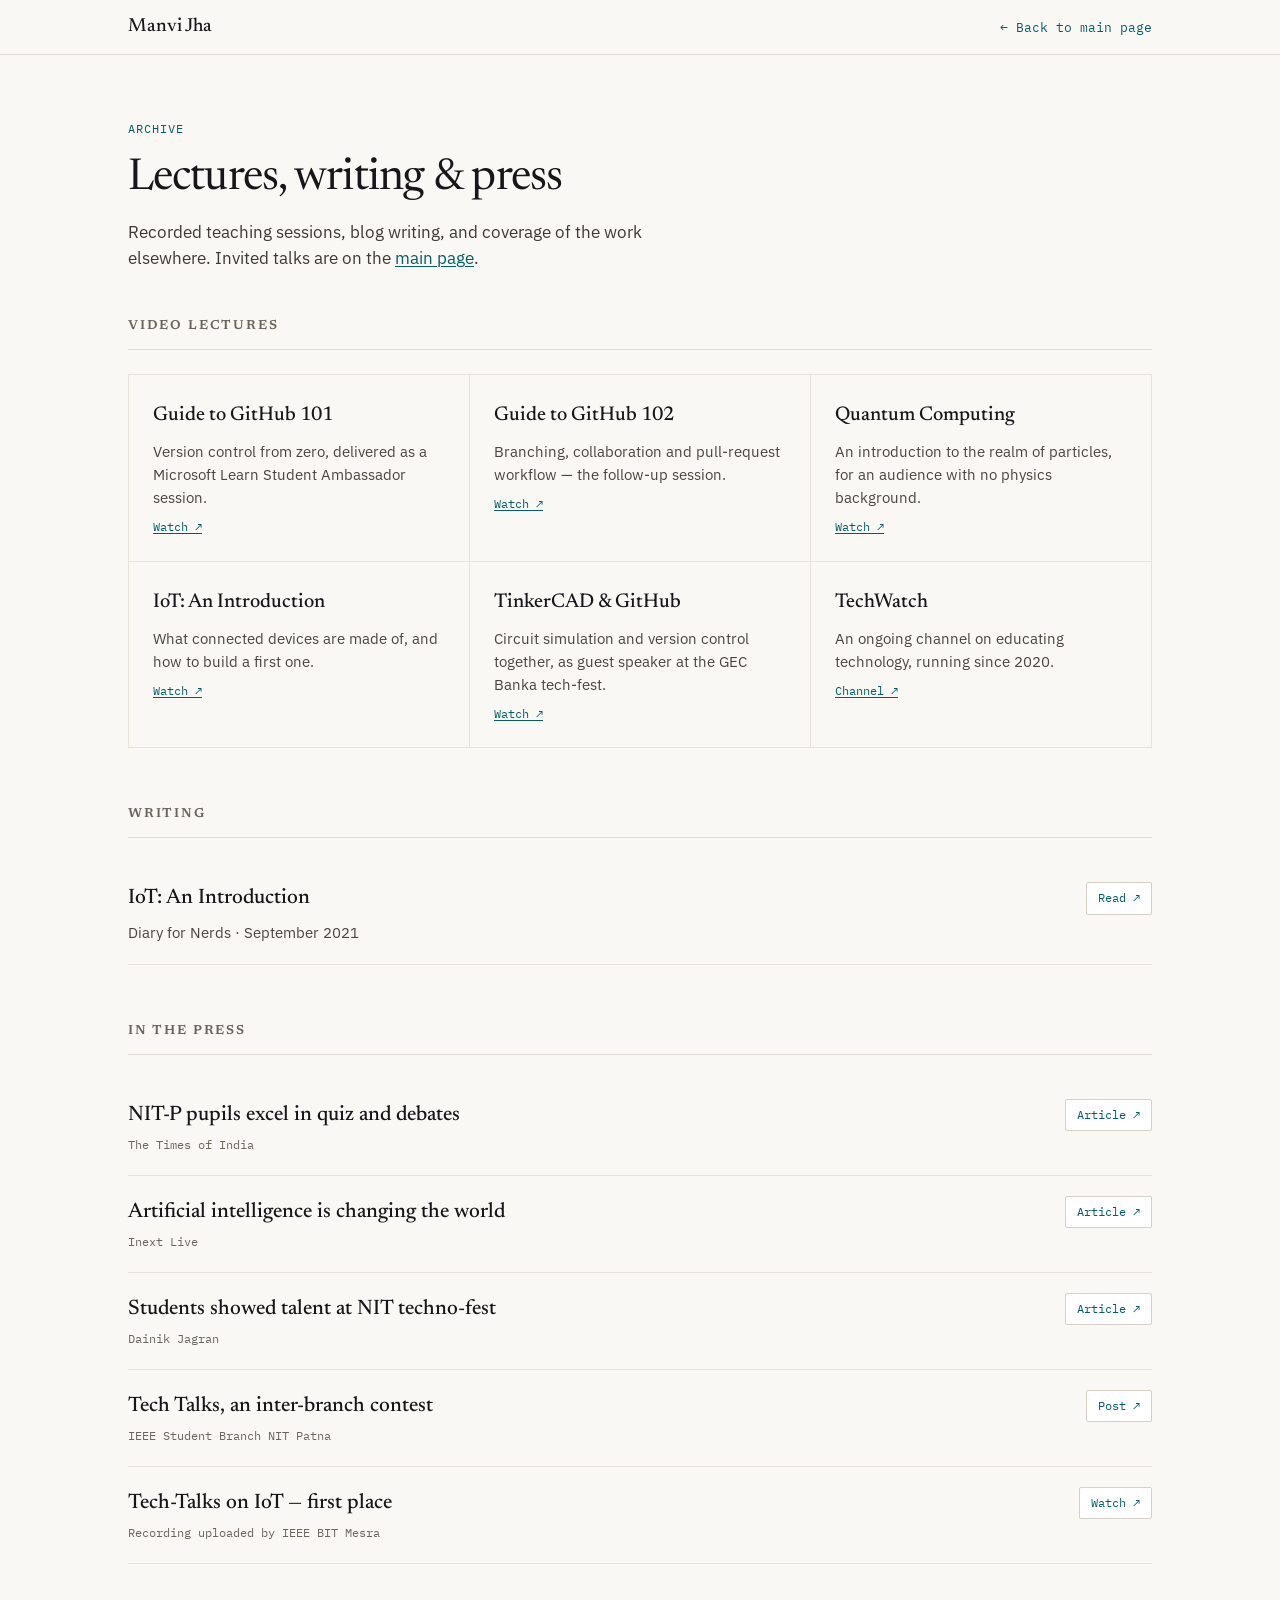
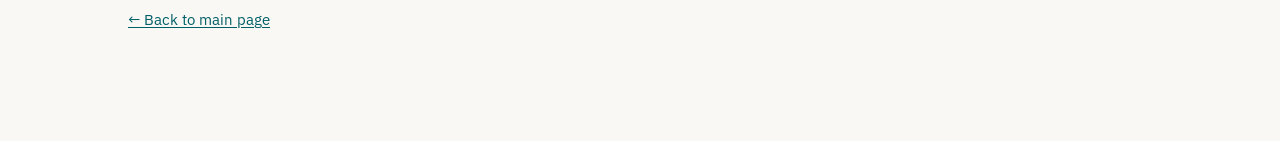
<file: lectures.html>
<!DOCTYPE html>
<html lang="en">
<head>
<meta charset="utf-8" />
<title>Lectures, writing & press — Manvi Jha</title>
<meta name="viewport" content="width=device-width, initial-scale=1" />
<link rel="preconnect" href="https://fonts.googleapis.com" />
<link href="https://fonts.googleapis.com/css2?family=Newsreader:opsz,wght@6..72,400;6..72,500;6..72,600&family=IBM+Plex+Sans:wght@400;500;600&family=IBM+Plex+Mono:wght@400;500&display=swap" rel="stylesheet" />
<style>
  body { margin: 0; background: #faf8f5; color: #17161a; -webkit-font-smoothing: antialiased; }
  a { color: oklch(0.44 0.08 205); text-underline-offset: 2px; }
  a:hover { color: oklch(0.33 0.07 205); }
</style>
</head>
<body>
<div style="font-family:'IBM Plex Sans',Helvetica,sans-serif; font-size:16px; line-height:1.6">

  <div style="position:sticky; top:0; z-index:50; background:rgba(250,248,245,0.92); backdrop-filter:blur(8px); border-bottom:1px solid #e2ddd4">
    <div style="max-width:1080px; margin:0 auto; padding:12px clamp(16px,4vw,28px); box-sizing:border-box; display:flex; align-items:center; justify-content:space-between; gap:20px; flex-wrap:wrap">
      <a href="index.html" style="font-family:'Newsreader',Georgia,serif; font-size:19px; font-weight:500; color:#17161a; text-decoration:none">Manvi Jha</a>
      <a href="index.html" style="font-family:'IBM Plex Mono',monospace; font-size:12.5px; text-decoration:none">← Back to main page</a>
    </div>
  </div>

  <div style="max-width:1080px; margin:0 auto; padding:64px clamp(16px,4vw,28px) 110px; box-sizing:border-box">

    <div style="display:flex; flex-direction:column; gap:16px; padding-bottom:44px">
      <div style="font-family:'IBM Plex Mono',monospace; font-size:12px; letter-spacing:0.08em; text-transform:uppercase; color:oklch(0.44 0.08 205)">Archive</div>
      <h1 style="margin:0; font-family:'Newsreader',Georgia,serif; font-size:clamp(30px,6.5vw,44px); font-weight:400; line-height:1.1; letter-spacing:-0.02em">Lectures, writing &amp; press</h1>
      <p style="margin:0; max-width:60ch; font-size:16.5px; line-height:1.6; color:#3d3a34; text-wrap:pretty">Recorded teaching sessions, blog writing, and coverage of the work elsewhere. Invited talks are on the <a href="index.html#talks">main page</a>.</p>
    </div>

    <div style="border-bottom:1px solid #e2ddd4; padding-bottom:12px; margin-bottom:24px">
      <h2 style="margin:0; font-family:'Newsreader',Georgia,serif; font-size:13px; font-weight:600; letter-spacing:0.14em; text-transform:uppercase; color:#6b665d">Video Lectures</h2>
    </div>
    <div style="display:grid; grid-template-columns:repeat(auto-fit,minmax(min(100%,280px),1fr)); gap:1px; background:#e8e3da; border:1px solid #e8e3da; margin-bottom:56px">
      <div style="background:#faf8f5; padding:24px; display:flex; flex-direction:column; gap:9px">
        <h3 style="margin:0; font-family:'Newsreader',Georgia,serif; font-size:20px; font-weight:500">Guide to GitHub 101</h3>
        <p style="margin:0; font-size:14.5px; line-height:1.6; color:#4a463f">Version control from zero, delivered as a Microsoft Learn Student Ambassador session.</p>
        <a href="https://www.youtube.com/watch?v=KxnwcQ9aNi0" target="_blank" rel="noreferrer" style="font-family:'IBM Plex Mono',monospace; font-size:11.5px">Watch ↗</a>
      </div>
      <div style="background:#faf8f5; padding:24px; display:flex; flex-direction:column; gap:9px">
        <h3 style="margin:0; font-family:'Newsreader',Georgia,serif; font-size:20px; font-weight:500">Guide to GitHub 102</h3>
        <p style="margin:0; font-size:14.5px; line-height:1.6; color:#4a463f">Branching, collaboration and pull-request workflow — the follow-up session.</p>
        <a href="https://www.youtube.com/watch?v=m75zLfpeKas" target="_blank" rel="noreferrer" style="font-family:'IBM Plex Mono',monospace; font-size:11.5px">Watch ↗</a>
      </div>
      <div style="background:#faf8f5; padding:24px; display:flex; flex-direction:column; gap:9px">
        <h3 style="margin:0; font-family:'Newsreader',Georgia,serif; font-size:20px; font-weight:500">Quantum Computing</h3>
        <p style="margin:0; font-size:14.5px; line-height:1.6; color:#4a463f">An introduction to the realm of particles, for an audience with no physics background.</p>
        <a href="https://www.youtube.com/watch?v=EfNOoN5trk4" target="_blank" rel="noreferrer" style="font-family:'IBM Plex Mono',monospace; font-size:11.5px">Watch ↗</a>
      </div>
      <div style="background:#faf8f5; padding:24px; display:flex; flex-direction:column; gap:9px">
        <h3 style="margin:0; font-family:'Newsreader',Georgia,serif; font-size:20px; font-weight:500">IoT: An Introduction</h3>
        <p style="margin:0; font-size:14.5px; line-height:1.6; color:#4a463f">What connected devices are made of, and how to build a first one.</p>
        <a href="https://www.youtube.com/watch?v=0gvhS20ROeQ" target="_blank" rel="noreferrer" style="font-family:'IBM Plex Mono',monospace; font-size:11.5px">Watch ↗</a>
      </div>
      <div style="background:#faf8f5; padding:24px; display:flex; flex-direction:column; gap:9px">
        <h3 style="margin:0; font-family:'Newsreader',Georgia,serif; font-size:20px; font-weight:500">TinkerCAD &amp; GitHub</h3>
        <p style="margin:0; font-size:14.5px; line-height:1.6; color:#4a463f">Circuit simulation and version control together, as guest speaker at the GEC Banka tech-fest.</p>
        <a href="https://www.youtube.com/watch?v=WEGrjxY0S-k" target="_blank" rel="noreferrer" style="font-family:'IBM Plex Mono',monospace; font-size:11.5px">Watch ↗</a>
      </div>
      <div style="background:#faf8f5; padding:24px; display:flex; flex-direction:column; gap:9px">
        <h3 style="margin:0; font-family:'Newsreader',Georgia,serif; font-size:20px; font-weight:500">TechWatch</h3>
        <p style="margin:0; font-size:14.5px; line-height:1.6; color:#4a463f">An ongoing channel on educating technology, running since 2020.</p>
        <a href="https://www.youtube.com/@techwatch4844" target="_blank" rel="noreferrer" style="font-family:'IBM Plex Mono',monospace; font-size:11.5px">Channel ↗</a>
      </div>
    </div>

    <div style="border-bottom:1px solid #e2ddd4; padding-bottom:12px; margin-bottom:24px">
      <h2 style="margin:0; font-family:'Newsreader',Georgia,serif; font-size:13px; font-weight:600; letter-spacing:0.14em; text-transform:uppercase; color:#6b665d">Writing</h2>
    </div>
    <div style="display:flex; flex-direction:column; margin-bottom:56px">
      <div style="display:grid; grid-template-columns:minmax(0,1fr) auto; gap:20px; align-items:start; padding:20px 0; border-bottom:1px solid #e8e3da">
        <div style="display:flex; flex-direction:column; gap:5px">
          <h3 style="margin:0; font-family:'Newsreader',Georgia,serif; font-size:21px; font-weight:500">IoT: An Introduction</h3>
          <div style="font-size:14.5px; color:#4a463f">Diary for Nerds · September 2021</div>
        </div>
        <a href="https://diaryfornerds.blogspot.com/2021/09/iot-introduction.html" target="_blank" rel="noreferrer" style="font-family:'IBM Plex Mono',monospace; font-size:11.5px; padding:6px 11px; border:1px solid #d6d0c6; border-radius:2px; text-decoration:none; background:#fff; white-space:nowrap">Read ↗</a>
      </div>
    </div>

    <div style="border-bottom:1px solid #e2ddd4; padding-bottom:12px; margin-bottom:24px">
      <h2 style="margin:0; font-family:'Newsreader',Georgia,serif; font-size:13px; font-weight:600; letter-spacing:0.14em; text-transform:uppercase; color:#6b665d">In the Press</h2>
    </div>
    <div style="display:flex; flex-direction:column">
      <div style="display:grid; grid-template-columns:minmax(0,1fr) auto; gap:20px; align-items:start; padding:20px 0; border-bottom:1px solid #e8e3da">
        <div style="display:flex; flex-direction:column; gap:4px">
          <h3 style="margin:0; font-family:'Newsreader',Georgia,serif; font-size:21px; font-weight:500; text-wrap:pretty">NIT-P pupils excel in quiz and debates</h3>
          <div style="font-family:'IBM Plex Mono',monospace; font-size:11.5px; color:#6b665d">The Times of India</div>
        </div>
        <a href="https://timesofindia.indiatimes.com/city/patna/nit-p-pupils-excel-in-quiz-and-debates/articleshow/73742761.cms" target="_blank" rel="noreferrer" style="font-family:'IBM Plex Mono',monospace; font-size:11.5px; padding:6px 11px; border:1px solid #d6d0c6; border-radius:2px; text-decoration:none; background:#fff; white-space:nowrap">Article ↗</a>
      </div>
      <div style="display:grid; grid-template-columns:minmax(0,1fr) auto; gap:20px; align-items:start; padding:20px 0; border-bottom:1px solid #e8e3da">
        <div style="display:flex; flex-direction:column; gap:4px">
          <h3 style="margin:0; font-family:'Newsreader',Georgia,serif; font-size:21px; font-weight:500; text-wrap:pretty">Artificial intelligence is changing the world</h3>
          <div style="font-family:'IBM Plex Mono',monospace; font-size:11.5px; color:#6b665d">Inext Live</div>
        </div>
        <a href="https://www.inextlive.com/bihar/patna/artificial-intelligence-is-changing-the-world-1640373044" target="_blank" rel="noreferrer" style="font-family:'IBM Plex Mono',monospace; font-size:11.5px; padding:6px 11px; border:1px solid #d6d0c6; border-radius:2px; text-decoration:none; background:#fff; white-space:nowrap">Article ↗</a>
      </div>
      <div style="display:grid; grid-template-columns:minmax(0,1fr) auto; gap:20px; align-items:start; padding:20px 0; border-bottom:1px solid #e8e3da">
        <div style="display:flex; flex-direction:column; gap:4px">
          <h3 style="margin:0; font-family:'Newsreader',Georgia,serif; font-size:21px; font-weight:500; text-wrap:pretty">Students showed talent at NIT techno-fest</h3>
          <div style="font-family:'IBM Plex Mono',monospace; font-size:11.5px; color:#6b665d">Dainik Jagran</div>
        </div>
        <a href="https://www.jagran.com/bihar/patna-city-students-showed-talent-at-nit-techno-fest-19981332.html" target="_blank" rel="noreferrer" style="font-family:'IBM Plex Mono',monospace; font-size:11.5px; padding:6px 11px; border:1px solid #d6d0c6; border-radius:2px; text-decoration:none; background:#fff; white-space:nowrap">Article ↗</a>
      </div>
      <div style="display:grid; grid-template-columns:minmax(0,1fr) auto; gap:20px; align-items:start; padding:20px 0; border-bottom:1px solid #e8e3da">
        <div style="display:flex; flex-direction:column; gap:4px">
          <h3 style="margin:0; font-family:'Newsreader',Georgia,serif; font-size:21px; font-weight:500; text-wrap:pretty">Tech Talks, an inter-branch contest</h3>
          <div style="font-family:'IBM Plex Mono',monospace; font-size:11.5px; color:#6b665d">IEEE Student Branch NIT Patna</div>
        </div>
        <a href="https://hi-in.facebook.com/ieee.nitp/posts/manvi-jha-of-the-web-team-ieee-sb-nit-patna-participated-in-tech-talks-an-inter-/3449978415026735/" target="_blank" rel="noreferrer" style="font-family:'IBM Plex Mono',monospace; font-size:11.5px; padding:6px 11px; border:1px solid #d6d0c6; border-radius:2px; text-decoration:none; background:#fff; white-space:nowrap">Post ↗</a>
      </div>
      <div style="display:grid; grid-template-columns:minmax(0,1fr) auto; gap:20px; align-items:start; padding:20px 0; border-bottom:1px solid #e8e3da">
        <div style="display:flex; flex-direction:column; gap:4px">
          <h3 style="margin:0; font-family:'Newsreader',Georgia,serif; font-size:21px; font-weight:500; text-wrap:pretty">Tech-Talks on IoT — first place</h3>
          <div style="font-family:'IBM Plex Mono',monospace; font-size:11.5px; color:#6b665d">Recording uploaded by IEEE BIT Mesra</div>
        </div>
        <a href="https://www.youtube.com/watch?v=r1FL0FrlfvQ" target="_blank" rel="noreferrer" style="font-family:'IBM Plex Mono',monospace; font-size:11.5px; padding:6px 11px; border:1px solid #d6d0c6; border-radius:2px; text-decoration:none; background:#fff; white-space:nowrap">Watch ↗</a>
      </div>
    </div>

    <p style="margin:44px 0 0; font-size:14.5px; color:#6b665d"><a href="index.html">← Back to main page</a></p>

  </div>
</div>

</body>
</html>
</file>
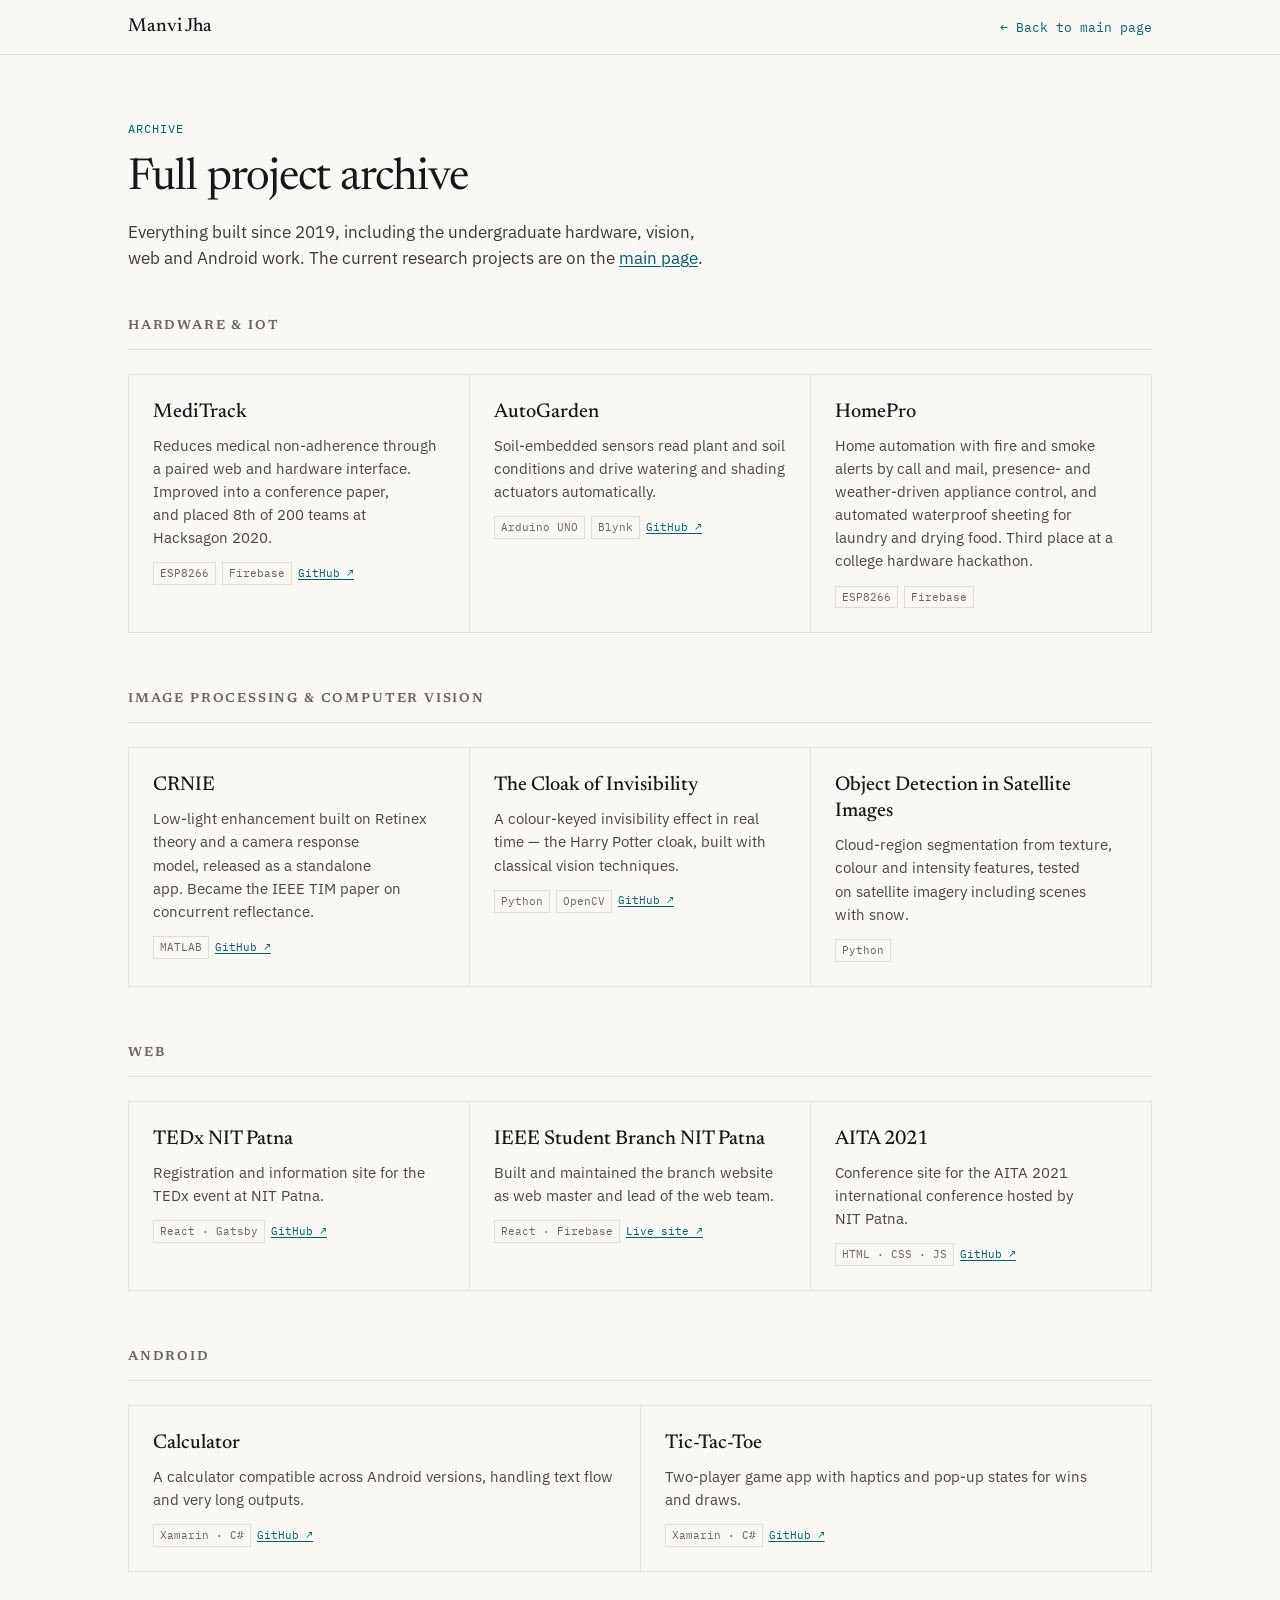
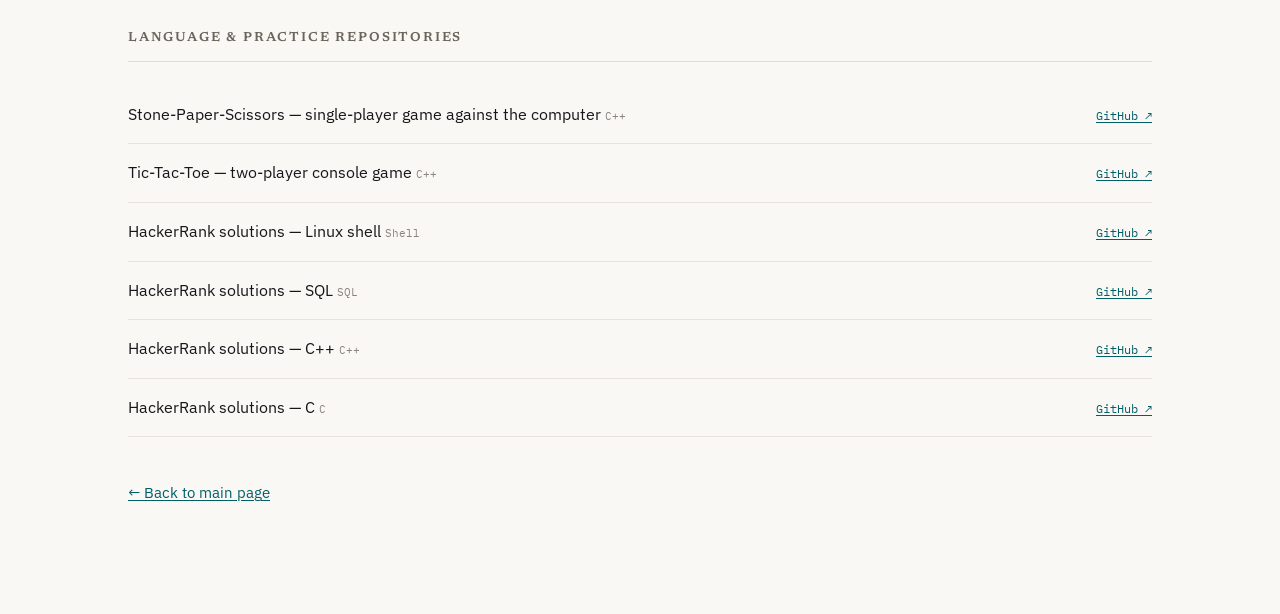
<file: project-archive.html>
<!DOCTYPE html>
<html lang="en">
<head>
<meta charset="utf-8">
<meta name="viewport" content="width=device-width, initial-scale=1">
<title>Project Archive | Manvi Jha</title>
<meta name="description" content="The research, hardware, computer vision, web, and Android project archive of Manvi Jha.">
<link rel="preconnect" href="https://fonts.googleapis.com" />
<link href="https://fonts.googleapis.com/css2?family=Newsreader:opsz,wght@6..72,400;6..72,500;6..72,600&family=IBM+Plex+Sans:wght@400;500;600&family=IBM+Plex+Mono:wght@400;500&display=swap" rel="stylesheet" />
<style>
  body { margin: 0; background: #faf8f5; color: #17161a; -webkit-font-smoothing: antialiased; }
  a { color: oklch(0.44 0.08 205); text-underline-offset: 2px; }
  a:hover { color: oklch(0.33 0.07 205); }
</style>
<link rel="stylesheet" href="/site.css">
</head>
<body>
<div style="font-family:'IBM Plex Sans',Helvetica,sans-serif; font-size:16px; line-height:1.6">

  <div class="site-nav" style="position:sticky; top:0; z-index:50; background:rgba(250,248,245,0.92); backdrop-filter:blur(8px); border-bottom:1px solid #e2ddd4">
    <div class="page-container" style="max-width:1080px; margin:0 auto; padding:12px 28px; box-sizing:border-box; display:flex; align-items:center; justify-content:space-between; gap:20px; flex-wrap:wrap">
      <a href="/" style="font-family:'Newsreader',Georgia,serif; font-size:19px; font-weight:500; color:#17161a; text-decoration:none">Manvi Jha</a>
      <a href="/" style="font-family:'IBM Plex Mono',monospace; font-size:12.5px; text-decoration:none">← Back to main page</a>
    </div>
  </div>

  <div class="page-container" style="max-width:1080px; margin:0 auto; padding:64px 28px 110px; box-sizing:border-box">

    <div style="display:flex; flex-direction:column; gap:16px; padding-bottom:44px">
      <div style="font-family:'IBM Plex Mono',monospace; font-size:12px; letter-spacing:0.08em; text-transform:uppercase; color:oklch(0.44 0.08 205)">Archive</div>
      <h1 style="margin:0; font-family:'Newsreader',Georgia,serif; font-size:44px; font-weight:400; line-height:1.1; letter-spacing:-0.02em">Full project archive</h1>
      <p style="margin:0; max-width:60ch; font-size:16.5px; line-height:1.6; color:#3d3a34; text-wrap:pretty">Everything built since 2019, including the undergraduate hardware, vision, web and Android work. The current research projects are on the <a href="/#projects">main page</a>.</p>
    </div>

    <div style="border-bottom:1px solid #e2ddd4; padding-bottom:12px; margin-bottom:24px">
      <h2 style="margin:0; font-family:'Newsreader',Georgia,serif; font-size:13px; font-weight:600; letter-spacing:0.14em; text-transform:uppercase; color:#6b665d">Hardware &amp; IoT</h2>
    </div>
    <div class="responsive-grid" style="display:grid; grid-template-columns:repeat(auto-fit,minmax(300px,1fr)); gap:1px; background:#e8e3da; border:1px solid #e8e3da; margin-bottom:56px">
      <div style="background:#faf8f5; padding:24px; display:flex; flex-direction:column; gap:9px">
        <h3 style="margin:0; font-family:'Newsreader',Georgia,serif; font-size:20px; font-weight:500; line-height:1.3">MediTrack</h3>
        <p style="margin:0; font-size:14.5px; line-height:1.6; color:#4a463f; text-wrap:pretty">Reduces medical non-adherence through a paired web and hardware interface. Improved into a conference paper, and placed 8th of 200 teams at Hacksagon 2020.</p>
        <div style="display:flex; flex-wrap:wrap; gap:6px; align-items:center; padding-top:4px">
          <span style="font-family:'IBM Plex Mono',monospace; font-size:10.5px; color:#6b665d; border:1px solid #e2ddd4; padding:2px 6px">ESP8266</span>
          <span style="font-family:'IBM Plex Mono',monospace; font-size:10.5px; color:#6b665d; border:1px solid #e2ddd4; padding:2px 6px">Firebase</span>
          <a href="https://github.com/Severus-Matthew/IoT_Medication_Automation" target="_blank" rel="noreferrer" style="font-family:'IBM Plex Mono',monospace; font-size:11px">GitHub ↗</a>
        </div>
      </div>
      <div style="background:#faf8f5; padding:24px; display:flex; flex-direction:column; gap:9px">
        <h3 style="margin:0; font-family:'Newsreader',Georgia,serif; font-size:20px; font-weight:500; line-height:1.3">AutoGarden</h3>
        <p style="margin:0; font-size:14.5px; line-height:1.6; color:#4a463f; text-wrap:pretty">Soil-embedded sensors read plant and soil conditions and drive watering and shading actuators automatically.</p>
        <div style="display:flex; flex-wrap:wrap; gap:6px; align-items:center; padding-top:4px">
          <span style="font-family:'IBM Plex Mono',monospace; font-size:10.5px; color:#6b665d; border:1px solid #e2ddd4; padding:2px 6px">Arduino UNO</span>
          <span style="font-family:'IBM Plex Mono',monospace; font-size:10.5px; color:#6b665d; border:1px solid #e2ddd4; padding:2px 6px">Blynk</span>
          <a href="https://github.com/Severus-Matthew/IoT_Gardening_System" target="_blank" rel="noreferrer" style="font-family:'IBM Plex Mono',monospace; font-size:11px">GitHub ↗</a>
        </div>
      </div>
      <div style="background:#faf8f5; padding:24px; display:flex; flex-direction:column; gap:9px">
        <h3 style="margin:0; font-family:'Newsreader',Georgia,serif; font-size:20px; font-weight:500; line-height:1.3">HomePro</h3>
        <p style="margin:0; font-size:14.5px; line-height:1.6; color:#4a463f; text-wrap:pretty">Home automation with fire and smoke alerts by call and mail, presence- and weather-driven appliance control, and automated waterproof sheeting for laundry and drying food. Third place at a college hardware hackathon.</p>
        <div style="display:flex; flex-wrap:wrap; gap:6px; padding-top:4px">
          <span style="font-family:'IBM Plex Mono',monospace; font-size:10.5px; color:#6b665d; border:1px solid #e2ddd4; padding:2px 6px">ESP8266</span>
          <span style="font-family:'IBM Plex Mono',monospace; font-size:10.5px; color:#6b665d; border:1px solid #e2ddd4; padding:2px 6px">Firebase</span>
        </div>
      </div>
    </div>

    <div style="border-bottom:1px solid #e2ddd4; padding-bottom:12px; margin-bottom:24px">
      <h2 style="margin:0; font-family:'Newsreader',Georgia,serif; font-size:13px; font-weight:600; letter-spacing:0.14em; text-transform:uppercase; color:#6b665d">Image Processing &amp; Computer Vision</h2>
    </div>
    <div class="responsive-grid" style="display:grid; grid-template-columns:repeat(auto-fit,minmax(300px,1fr)); gap:1px; background:#e8e3da; border:1px solid #e8e3da; margin-bottom:56px">
      <div style="background:#faf8f5; padding:24px; display:flex; flex-direction:column; gap:9px">
        <h3 style="margin:0; font-family:'Newsreader',Georgia,serif; font-size:20px; font-weight:500; line-height:1.3">CRNIE</h3>
        <p style="margin:0; font-size:14.5px; line-height:1.6; color:#4a463f; text-wrap:pretty">Low-light enhancement built on Retinex theory and a camera response model, released as a standalone app. Became the IEEE TIM paper on concurrent reflectance.</p>
        <div style="display:flex; flex-wrap:wrap; gap:6px; align-items:center; padding-top:4px">
          <span style="font-family:'IBM Plex Mono',monospace; font-size:10.5px; color:#6b665d; border:1px solid #e2ddd4; padding:2px 6px">MATLAB</span>
          <a href="https://github.com/Severus-Matthew/CRNIE-Standalone-app" target="_blank" rel="noreferrer" style="font-family:'IBM Plex Mono',monospace; font-size:11px">GitHub ↗</a>
        </div>
      </div>
      <div style="background:#faf8f5; padding:24px; display:flex; flex-direction:column; gap:9px">
        <h3 style="margin:0; font-family:'Newsreader',Georgia,serif; font-size:20px; font-weight:500; line-height:1.3">The Cloak of Invisibility</h3>
        <p style="margin:0; font-size:14.5px; line-height:1.6; color:#4a463f; text-wrap:pretty">A colour-keyed invisibility effect in real time — the Harry Potter cloak, built with classical vision techniques.</p>
        <div style="display:flex; flex-wrap:wrap; gap:6px; align-items:center; padding-top:4px">
          <span style="font-family:'IBM Plex Mono',monospace; font-size:10.5px; color:#6b665d; border:1px solid #e2ddd4; padding:2px 6px">Python</span>
          <span style="font-family:'IBM Plex Mono',monospace; font-size:10.5px; color:#6b665d; border:1px solid #e2ddd4; padding:2px 6px">OpenCV</span>
          <a href="https://github.com/Severus-Matthew/Invisibility_Cloak_Harry_potter" target="_blank" rel="noreferrer" style="font-family:'IBM Plex Mono',monospace; font-size:11px">GitHub ↗</a>
        </div>
      </div>
      <div style="background:#faf8f5; padding:24px; display:flex; flex-direction:column; gap:9px">
        <h3 style="margin:0; font-family:'Newsreader',Georgia,serif; font-size:20px; font-weight:500; line-height:1.3">Object Detection in Satellite Images</h3>
        <p style="margin:0; font-size:14.5px; line-height:1.6; color:#4a463f; text-wrap:pretty">Cloud-region segmentation from texture, colour and intensity features, tested on satellite imagery including scenes with snow.</p>
        <div style="display:flex; flex-wrap:wrap; gap:6px; padding-top:4px">
          <span style="font-family:'IBM Plex Mono',monospace; font-size:10.5px; color:#6b665d; border:1px solid #e2ddd4; padding:2px 6px">Python</span>
        </div>
      </div>
    </div>

    <div style="border-bottom:1px solid #e2ddd4; padding-bottom:12px; margin-bottom:24px">
      <h2 style="margin:0; font-family:'Newsreader',Georgia,serif; font-size:13px; font-weight:600; letter-spacing:0.14em; text-transform:uppercase; color:#6b665d">Web</h2>
    </div>
    <div class="responsive-grid" style="display:grid; grid-template-columns:repeat(auto-fit,minmax(300px,1fr)); gap:1px; background:#e8e3da; border:1px solid #e8e3da; margin-bottom:56px">
      <div style="background:#faf8f5; padding:24px; display:flex; flex-direction:column; gap:9px">
        <h3 style="margin:0; font-family:'Newsreader',Georgia,serif; font-size:20px; font-weight:500; line-height:1.3">TEDx NIT Patna</h3>
        <p style="margin:0; font-size:14.5px; line-height:1.6; color:#4a463f; text-wrap:pretty">Registration and information site for the TEDx event at NIT Patna.</p>
        <div style="display:flex; flex-wrap:wrap; gap:6px; align-items:center; padding-top:4px">
          <span style="font-family:'IBM Plex Mono',monospace; font-size:10.5px; color:#6b665d; border:1px solid #e2ddd4; padding:2px 6px">React · Gatsby</span>
          <a href="https://github.com/Severus-Matthew/TEDxNITP" target="_blank" rel="noreferrer" style="font-family:'IBM Plex Mono',monospace; font-size:11px">GitHub ↗</a>
        </div>
      </div>
      <div style="background:#faf8f5; padding:24px; display:flex; flex-direction:column; gap:9px">
        <h3 style="margin:0; font-family:'Newsreader',Georgia,serif; font-size:20px; font-weight:500; line-height:1.3">IEEE Student Branch NIT Patna</h3>
        <p style="margin:0; font-size:14.5px; line-height:1.6; color:#4a463f; text-wrap:pretty">Built and maintained the branch website as web master and lead of the web team.</p>
        <div style="display:flex; flex-wrap:wrap; gap:6px; align-items:center; padding-top:4px">
          <span style="font-family:'IBM Plex Mono',monospace; font-size:10.5px; color:#6b665d; border:1px solid #e2ddd4; padding:2px 6px">React · Firebase</span>
          <a href="http://ieee.nitp.ac.in/new/#/" target="_blank" rel="noreferrer" style="font-family:'IBM Plex Mono',monospace; font-size:11px">Live site ↗</a>
        </div>
      </div>
      <div style="background:#faf8f5; padding:24px; display:flex; flex-direction:column; gap:9px">
        <h3 style="margin:0; font-family:'Newsreader',Georgia,serif; font-size:20px; font-weight:500; line-height:1.3">AITA 2021</h3>
        <p style="margin:0; font-size:14.5px; line-height:1.6; color:#4a463f; text-wrap:pretty">Conference site for the AITA 2021 international conference hosted by NIT Patna.</p>
        <div style="display:flex; flex-wrap:wrap; gap:6px; align-items:center; padding-top:4px">
          <span style="font-family:'IBM Plex Mono',monospace; font-size:10.5px; color:#6b665d; border:1px solid #e2ddd4; padding:2px 6px">HTML · CSS · JS</span>
          <a href="https://github.com/Severus-Matthew/aita" target="_blank" rel="noreferrer" style="font-family:'IBM Plex Mono',monospace; font-size:11px">GitHub ↗</a>
        </div>
      </div>
    </div>

    <div style="border-bottom:1px solid #e2ddd4; padding-bottom:12px; margin-bottom:24px">
      <h2 style="margin:0; font-family:'Newsreader',Georgia,serif; font-size:13px; font-weight:600; letter-spacing:0.14em; text-transform:uppercase; color:#6b665d">Android</h2>
    </div>
    <div class="responsive-grid" style="display:grid; grid-template-columns:repeat(auto-fit,minmax(300px,1fr)); gap:1px; background:#e8e3da; border:1px solid #e8e3da; margin-bottom:56px">
      <div style="background:#faf8f5; padding:24px; display:flex; flex-direction:column; gap:9px">
        <h3 style="margin:0; font-family:'Newsreader',Georgia,serif; font-size:20px; font-weight:500; line-height:1.3">Calculator</h3>
        <p style="margin:0; font-size:14.5px; line-height:1.6; color:#4a463f; text-wrap:pretty">A calculator compatible across Android versions, handling text flow and very long outputs.</p>
        <div style="display:flex; flex-wrap:wrap; gap:6px; align-items:center; padding-top:4px">
          <span style="font-family:'IBM Plex Mono',monospace; font-size:10.5px; color:#6b665d; border:1px solid #e2ddd4; padding:2px 6px">Xamarin · C#</span>
          <a href="https://github.com/Severus-Matthew/Xamarin_Calculator_app" target="_blank" rel="noreferrer" style="font-family:'IBM Plex Mono',monospace; font-size:11px">GitHub ↗</a>
        </div>
      </div>
      <div style="background:#faf8f5; padding:24px; display:flex; flex-direction:column; gap:9px">
        <h3 style="margin:0; font-family:'Newsreader',Georgia,serif; font-size:20px; font-weight:500; line-height:1.3">Tic-Tac-Toe</h3>
        <p style="margin:0; font-size:14.5px; line-height:1.6; color:#4a463f; text-wrap:pretty">Two-player game app with haptics and pop-up states for wins and draws.</p>
        <div style="display:flex; flex-wrap:wrap; gap:6px; align-items:center; padding-top:4px">
          <span style="font-family:'IBM Plex Mono',monospace; font-size:10.5px; color:#6b665d; border:1px solid #e2ddd4; padding:2px 6px">Xamarin · C#</span>
          <a href="https://github.com/Severus-Matthew/Xamarin_TicTacToe_game" target="_blank" rel="noreferrer" style="font-family:'IBM Plex Mono',monospace; font-size:11px">GitHub ↗</a>
        </div>
      </div>
    </div>

    <div style="border-bottom:1px solid #e2ddd4; padding-bottom:12px; margin-bottom:24px">
      <h2 style="margin:0; font-family:'Newsreader',Georgia,serif; font-size:13px; font-weight:600; letter-spacing:0.14em; text-transform:uppercase; color:#6b665d">Language &amp; Practice Repositories</h2>
    </div>
    <div style="display:flex; flex-direction:column">
      <div class="responsive-grid" style="display:grid; grid-template-columns:minmax(0,1fr) auto; gap:20px; align-items:baseline; padding:16px 0; border-bottom:1px solid #e8e3da">
        <div><span style="font-size:15.5px">Stone-Paper-Scissors — single-player game against the computer</span> <span style="font-family:'IBM Plex Mono',monospace; font-size:11px; color:#8a857c">C++</span></div>
        <a href="https://github.com/Severus-Matthew/Stone-Paper-Scissor-Game" target="_blank" rel="noreferrer" style="font-family:'IBM Plex Mono',monospace; font-size:11.5px; white-space:nowrap">GitHub ↗</a>
      </div>
      <div class="responsive-grid" style="display:grid; grid-template-columns:minmax(0,1fr) auto; gap:20px; align-items:baseline; padding:16px 0; border-bottom:1px solid #e8e3da">
        <div><span style="font-size:15.5px">Tic-Tac-Toe — two-player console game</span> <span style="font-family:'IBM Plex Mono',monospace; font-size:11px; color:#8a857c">C++</span></div>
        <a href="https://github.com/Severus-Matthew/A-game-of-Tic-Tac-Toe" target="_blank" rel="noreferrer" style="font-family:'IBM Plex Mono',monospace; font-size:11.5px; white-space:nowrap">GitHub ↗</a>
      </div>
      <div class="responsive-grid" style="display:grid; grid-template-columns:minmax(0,1fr) auto; gap:20px; align-items:baseline; padding:16px 0; border-bottom:1px solid #e8e3da">
        <div><span style="font-size:15.5px">HackerRank solutions — Linux shell</span> <span style="font-family:'IBM Plex Mono',monospace; font-size:11px; color:#8a857c">Shell</span></div>
        <a href="https://github.com/Severus-Matthew/github_The-_Linux_Shell_solutions" target="_blank" rel="noreferrer" style="font-family:'IBM Plex Mono',monospace; font-size:11.5px; white-space:nowrap">GitHub ↗</a>
      </div>
      <div class="responsive-grid" style="display:grid; grid-template-columns:minmax(0,1fr) auto; gap:20px; align-items:baseline; padding:16px 0; border-bottom:1px solid #e8e3da">
        <div><span style="font-size:15.5px">HackerRank solutions — SQL</span> <span style="font-family:'IBM Plex Mono',monospace; font-size:11px; color:#8a857c">SQL</span></div>
        <a href="https://github.com/Severus-Matthew/Hackerrank-solutions-SQl" target="_blank" rel="noreferrer" style="font-family:'IBM Plex Mono',monospace; font-size:11.5px; white-space:nowrap">GitHub ↗</a>
      </div>
      <div class="responsive-grid" style="display:grid; grid-template-columns:minmax(0,1fr) auto; gap:20px; align-items:baseline; padding:16px 0; border-bottom:1px solid #e8e3da">
        <div><span style="font-size:15.5px">HackerRank solutions — C++</span> <span style="font-family:'IBM Plex Mono',monospace; font-size:11px; color:#8a857c">C++</span></div>
        <a href="https://github.com/Severus-Matthew/GitHub-Cpp-Hackerrank-Solution" target="_blank" rel="noreferrer" style="font-family:'IBM Plex Mono',monospace; font-size:11.5px; white-space:nowrap">GitHub ↗</a>
      </div>
      <div class="responsive-grid" style="display:grid; grid-template-columns:minmax(0,1fr) auto; gap:20px; align-items:baseline; padding:16px 0; border-bottom:1px solid #e8e3da">
        <div><span style="font-size:15.5px">HackerRank solutions — C</span> <span style="font-family:'IBM Plex Mono',monospace; font-size:11px; color:#8a857c">C</span></div>
        <a href="https://github.com/Severus-Matthew/Github-C-Language-Solutions" target="_blank" rel="noreferrer" style="font-family:'IBM Plex Mono',monospace; font-size:11.5px; white-space:nowrap">GitHub ↗</a>
      </div>
    </div>

    <p style="margin:44px 0 0; font-size:14.5px; color:#6b665d"><a href="/">← Back to main page</a></p>

  </div>
</div>
</body>
</html>
</file>
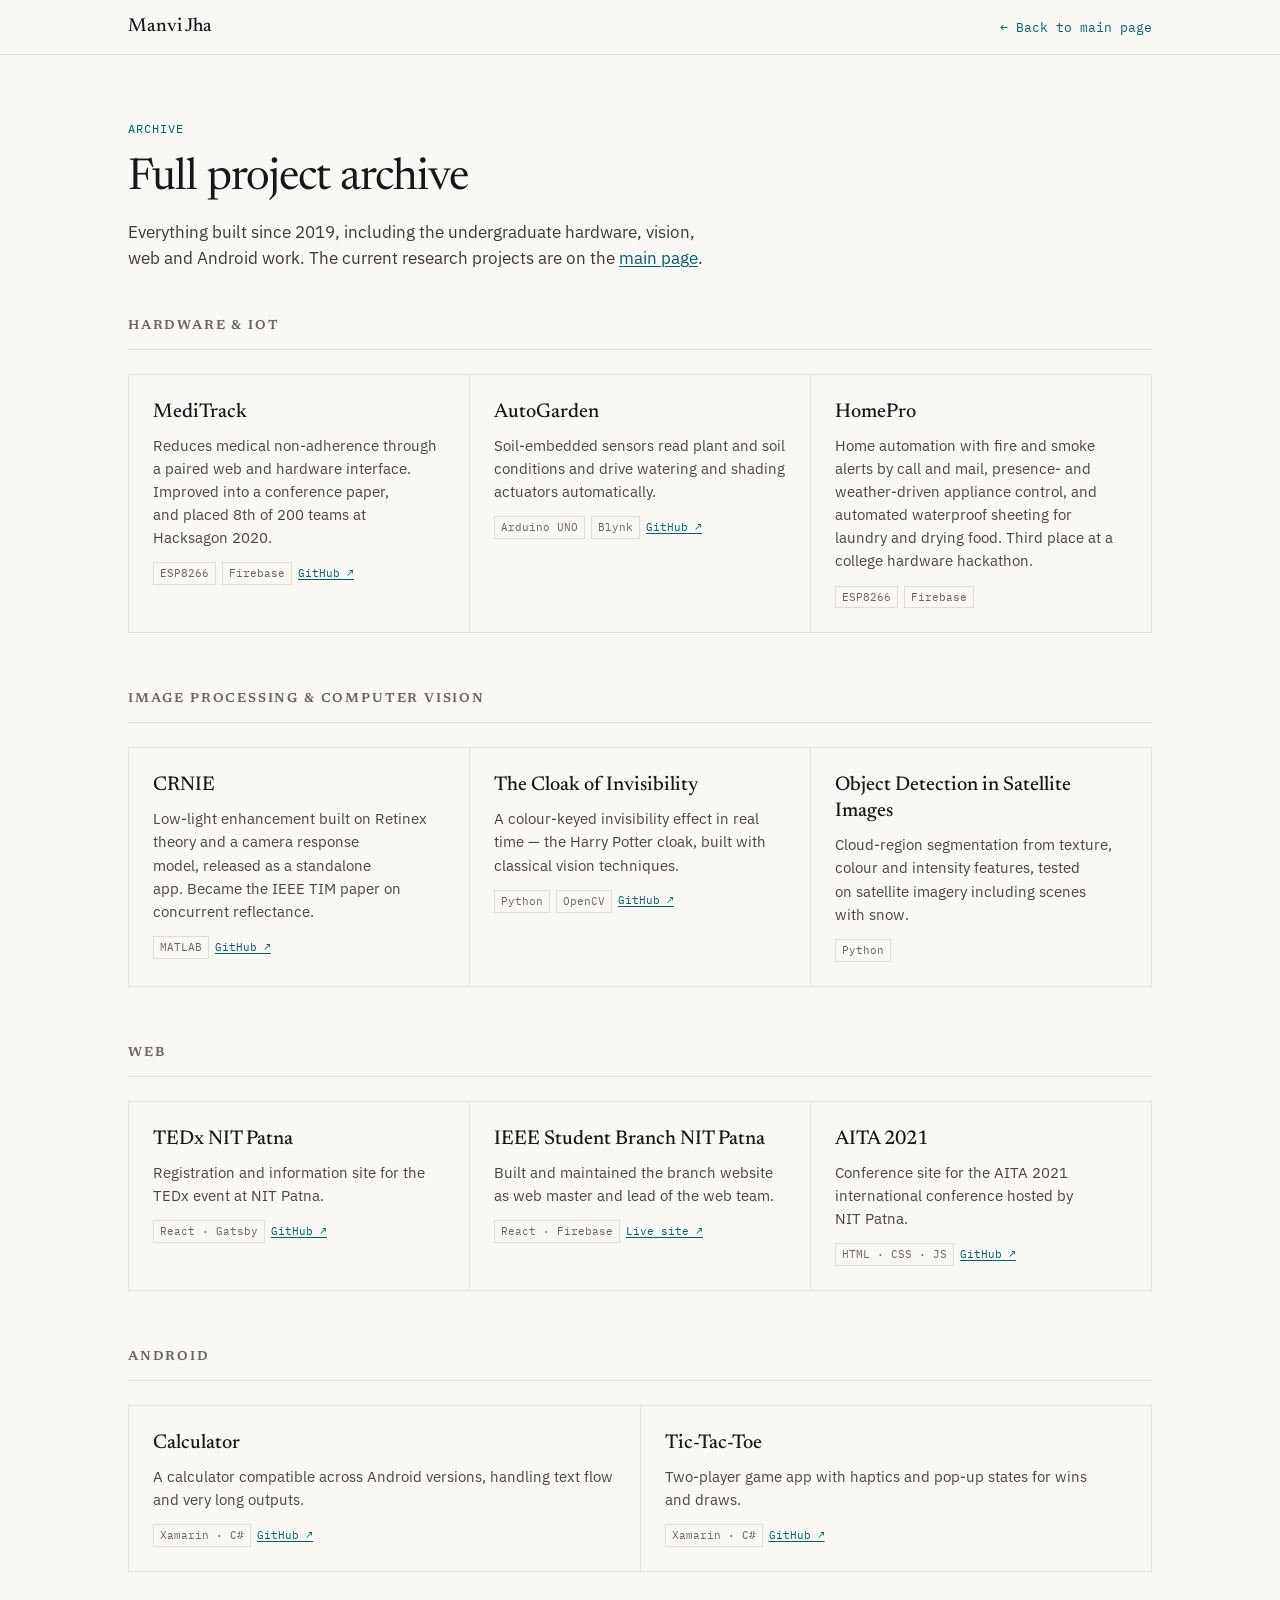
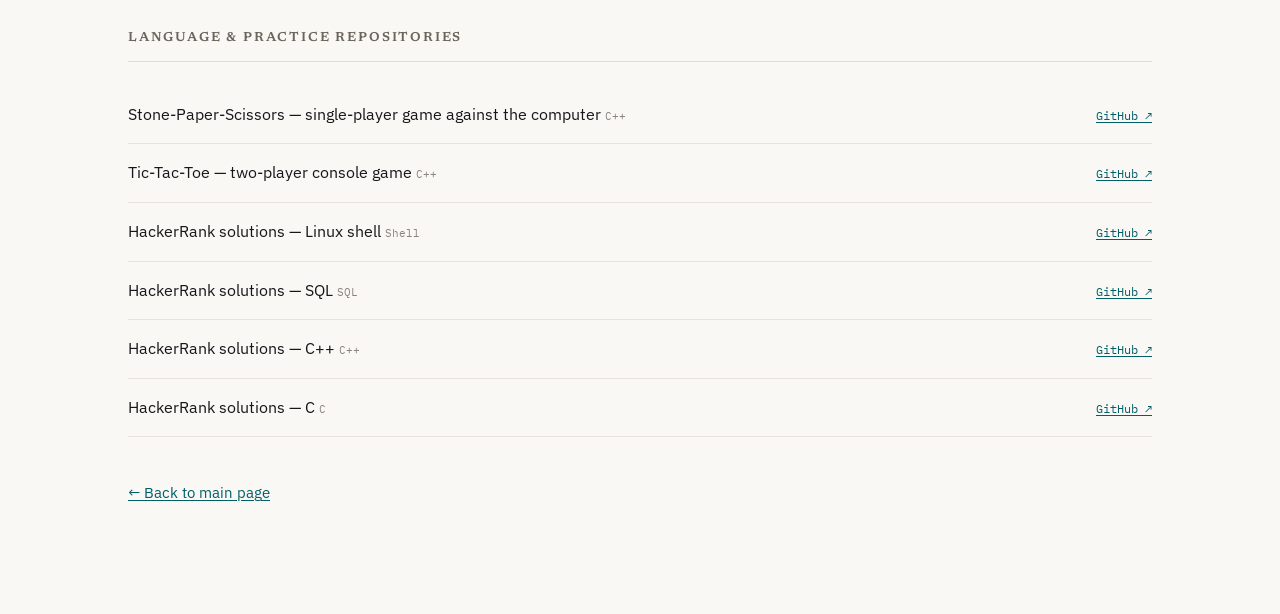
<file: projects.html>
<!DOCTYPE html>
<html lang="en">
<head>
<meta charset="utf-8" />
<title>Project archive — Manvi Jha</title>
<meta name="viewport" content="width=device-width, initial-scale=1" />
<link rel="preconnect" href="https://fonts.googleapis.com" />
<link href="https://fonts.googleapis.com/css2?family=Newsreader:opsz,wght@6..72,400;6..72,500;6..72,600&family=IBM+Plex+Sans:wght@400;500;600&family=IBM+Plex+Mono:wght@400;500&display=swap" rel="stylesheet" />
<style>
  body { margin: 0; background: #faf8f5; color: #17161a; -webkit-font-smoothing: antialiased; }
  a { color: oklch(0.44 0.08 205); text-underline-offset: 2px; }
  a:hover { color: oklch(0.33 0.07 205); }
</style>
</head>
<body>
<div style="font-family:'IBM Plex Sans',Helvetica,sans-serif; font-size:16px; line-height:1.6">

  <div style="position:sticky; top:0; z-index:50; background:rgba(250,248,245,0.92); backdrop-filter:blur(8px); border-bottom:1px solid #e2ddd4">
    <div style="max-width:1080px; margin:0 auto; padding:12px clamp(16px,4vw,28px); box-sizing:border-box; display:flex; align-items:center; justify-content:space-between; gap:20px; flex-wrap:wrap">
      <a href="index.html" style="font-family:'Newsreader',Georgia,serif; font-size:19px; font-weight:500; color:#17161a; text-decoration:none">Manvi Jha</a>
      <a href="index.html" style="font-family:'IBM Plex Mono',monospace; font-size:12.5px; text-decoration:none">← Back to main page</a>
    </div>
  </div>

  <div style="max-width:1080px; margin:0 auto; padding:64px clamp(16px,4vw,28px) 110px; box-sizing:border-box">

    <div style="display:flex; flex-direction:column; gap:16px; padding-bottom:44px">
      <div style="font-family:'IBM Plex Mono',monospace; font-size:12px; letter-spacing:0.08em; text-transform:uppercase; color:oklch(0.44 0.08 205)">Archive</div>
      <h1 style="margin:0; font-family:'Newsreader',Georgia,serif; font-size:clamp(30px,6.5vw,44px); font-weight:400; line-height:1.1; letter-spacing:-0.02em">Full project archive</h1>
      <p style="margin:0; max-width:60ch; font-size:16.5px; line-height:1.6; color:#3d3a34; text-wrap:pretty">Everything built since 2019, including the undergraduate hardware, vision, web and Android work. The current research projects are on the <a href="index.html#projects">main page</a>.</p>
    </div>

    <div style="border-bottom:1px solid #e2ddd4; padding-bottom:12px; margin-bottom:24px">
      <h2 style="margin:0; font-family:'Newsreader',Georgia,serif; font-size:13px; font-weight:600; letter-spacing:0.14em; text-transform:uppercase; color:#6b665d">Hardware &amp; IoT</h2>
    </div>
    <div style="display:grid; grid-template-columns:repeat(auto-fit,minmax(min(100%,300px),1fr)); gap:1px; background:#e8e3da; border:1px solid #e8e3da; margin-bottom:56px">
      <div style="background:#faf8f5; padding:24px; display:flex; flex-direction:column; gap:9px">
        <h3 style="margin:0; font-family:'Newsreader',Georgia,serif; font-size:20px; font-weight:500; line-height:1.3">MediTrack</h3>
        <p style="margin:0; font-size:14.5px; line-height:1.6; color:#4a463f; text-wrap:pretty">Reduces medical non-adherence through a paired web and hardware interface. Improved into a conference paper, and placed 8th of 200 teams at Hacksagon 2020.</p>
        <div style="display:flex; flex-wrap:wrap; gap:6px; align-items:center; padding-top:4px">
          <span style="font-family:'IBM Plex Mono',monospace; font-size:10.5px; color:#6b665d; border:1px solid #e2ddd4; padding:2px 6px">ESP8266</span>
          <span style="font-family:'IBM Plex Mono',monospace; font-size:10.5px; color:#6b665d; border:1px solid #e2ddd4; padding:2px 6px">Firebase</span>
          <a href="https://github.com/Severus-Matthew/IoT_Medication_Automation" target="_blank" rel="noreferrer" style="font-family:'IBM Plex Mono',monospace; font-size:11px">GitHub ↗</a>
        </div>
      </div>
      <div style="background:#faf8f5; padding:24px; display:flex; flex-direction:column; gap:9px">
        <h3 style="margin:0; font-family:'Newsreader',Georgia,serif; font-size:20px; font-weight:500; line-height:1.3">AutoGarden</h3>
        <p style="margin:0; font-size:14.5px; line-height:1.6; color:#4a463f; text-wrap:pretty">Soil-embedded sensors read plant and soil conditions and drive watering and shading actuators automatically.</p>
        <div style="display:flex; flex-wrap:wrap; gap:6px; align-items:center; padding-top:4px">
          <span style="font-family:'IBM Plex Mono',monospace; font-size:10.5px; color:#6b665d; border:1px solid #e2ddd4; padding:2px 6px">Arduino UNO</span>
          <span style="font-family:'IBM Plex Mono',monospace; font-size:10.5px; color:#6b665d; border:1px solid #e2ddd4; padding:2px 6px">Blynk</span>
          <a href="https://github.com/Severus-Matthew/IoT_Gardening_System" target="_blank" rel="noreferrer" style="font-family:'IBM Plex Mono',monospace; font-size:11px">GitHub ↗</a>
        </div>
      </div>
      <div style="background:#faf8f5; padding:24px; display:flex; flex-direction:column; gap:9px">
        <h3 style="margin:0; font-family:'Newsreader',Georgia,serif; font-size:20px; font-weight:500; line-height:1.3">HomePro</h3>
        <p style="margin:0; font-size:14.5px; line-height:1.6; color:#4a463f; text-wrap:pretty">Home automation with fire and smoke alerts by call and mail, presence- and weather-driven appliance control, and automated waterproof sheeting for laundry and drying food. Third place at a college hardware hackathon.</p>
        <div style="display:flex; flex-wrap:wrap; gap:6px; padding-top:4px">
          <span style="font-family:'IBM Plex Mono',monospace; font-size:10.5px; color:#6b665d; border:1px solid #e2ddd4; padding:2px 6px">ESP8266</span>
          <span style="font-family:'IBM Plex Mono',monospace; font-size:10.5px; color:#6b665d; border:1px solid #e2ddd4; padding:2px 6px">Firebase</span>
        </div>
      </div>
    </div>

    <div style="border-bottom:1px solid #e2ddd4; padding-bottom:12px; margin-bottom:24px">
      <h2 style="margin:0; font-family:'Newsreader',Georgia,serif; font-size:13px; font-weight:600; letter-spacing:0.14em; text-transform:uppercase; color:#6b665d">Image Processing &amp; Computer Vision</h2>
    </div>
    <div style="display:grid; grid-template-columns:repeat(auto-fit,minmax(min(100%,300px),1fr)); gap:1px; background:#e8e3da; border:1px solid #e8e3da; margin-bottom:56px">
      <div style="background:#faf8f5; padding:24px; display:flex; flex-direction:column; gap:9px">
        <h3 style="margin:0; font-family:'Newsreader',Georgia,serif; font-size:20px; font-weight:500; line-height:1.3">CRNIE</h3>
        <p style="margin:0; font-size:14.5px; line-height:1.6; color:#4a463f; text-wrap:pretty">Low-light enhancement built on Retinex theory and a camera response model, released as a standalone app. Became the IEEE TIM paper on concurrent reflectance.</p>
        <div style="display:flex; flex-wrap:wrap; gap:6px; align-items:center; padding-top:4px">
          <span style="font-family:'IBM Plex Mono',monospace; font-size:10.5px; color:#6b665d; border:1px solid #e2ddd4; padding:2px 6px">MATLAB</span>
          <a href="https://github.com/Severus-Matthew/CRNIE-Standalone-app" target="_blank" rel="noreferrer" style="font-family:'IBM Plex Mono',monospace; font-size:11px">GitHub ↗</a>
        </div>
      </div>
      <div style="background:#faf8f5; padding:24px; display:flex; flex-direction:column; gap:9px">
        <h3 style="margin:0; font-family:'Newsreader',Georgia,serif; font-size:20px; font-weight:500; line-height:1.3">The Cloak of Invisibility</h3>
        <p style="margin:0; font-size:14.5px; line-height:1.6; color:#4a463f; text-wrap:pretty">A colour-keyed invisibility effect in real time — the Harry Potter cloak, built with classical vision techniques.</p>
        <div style="display:flex; flex-wrap:wrap; gap:6px; align-items:center; padding-top:4px">
          <span style="font-family:'IBM Plex Mono',monospace; font-size:10.5px; color:#6b665d; border:1px solid #e2ddd4; padding:2px 6px">Python</span>
          <span style="font-family:'IBM Plex Mono',monospace; font-size:10.5px; color:#6b665d; border:1px solid #e2ddd4; padding:2px 6px">OpenCV</span>
          <a href="https://github.com/Severus-Matthew/Invisibility_Cloak_Harry_potter" target="_blank" rel="noreferrer" style="font-family:'IBM Plex Mono',monospace; font-size:11px">GitHub ↗</a>
        </div>
      </div>
      <div style="background:#faf8f5; padding:24px; display:flex; flex-direction:column; gap:9px">
        <h3 style="margin:0; font-family:'Newsreader',Georgia,serif; font-size:20px; font-weight:500; line-height:1.3">Object Detection in Satellite Images</h3>
        <p style="margin:0; font-size:14.5px; line-height:1.6; color:#4a463f; text-wrap:pretty">Cloud-region segmentation from texture, colour and intensity features, tested on satellite imagery including scenes with snow.</p>
        <div style="display:flex; flex-wrap:wrap; gap:6px; padding-top:4px">
          <span style="font-family:'IBM Plex Mono',monospace; font-size:10.5px; color:#6b665d; border:1px solid #e2ddd4; padding:2px 6px">Python</span>
        </div>
      </div>
    </div>

    <div style="border-bottom:1px solid #e2ddd4; padding-bottom:12px; margin-bottom:24px">
      <h2 style="margin:0; font-family:'Newsreader',Georgia,serif; font-size:13px; font-weight:600; letter-spacing:0.14em; text-transform:uppercase; color:#6b665d">Web</h2>
    </div>
    <div style="display:grid; grid-template-columns:repeat(auto-fit,minmax(min(100%,300px),1fr)); gap:1px; background:#e8e3da; border:1px solid #e8e3da; margin-bottom:56px">
      <div style="background:#faf8f5; padding:24px; display:flex; flex-direction:column; gap:9px">
        <h3 style="margin:0; font-family:'Newsreader',Georgia,serif; font-size:20px; font-weight:500; line-height:1.3">TEDx NIT Patna</h3>
        <p style="margin:0; font-size:14.5px; line-height:1.6; color:#4a463f; text-wrap:pretty">Registration and information site for the TEDx event at NIT Patna.</p>
        <div style="display:flex; flex-wrap:wrap; gap:6px; align-items:center; padding-top:4px">
          <span style="font-family:'IBM Plex Mono',monospace; font-size:10.5px; color:#6b665d; border:1px solid #e2ddd4; padding:2px 6px">React · Gatsby</span>
          <a href="https://github.com/Severus-Matthew/TEDxNITP" target="_blank" rel="noreferrer" style="font-family:'IBM Plex Mono',monospace; font-size:11px">GitHub ↗</a>
        </div>
      </div>
      <div style="background:#faf8f5; padding:24px; display:flex; flex-direction:column; gap:9px">
        <h3 style="margin:0; font-family:'Newsreader',Georgia,serif; font-size:20px; font-weight:500; line-height:1.3">IEEE Student Branch NIT Patna</h3>
        <p style="margin:0; font-size:14.5px; line-height:1.6; color:#4a463f; text-wrap:pretty">Built and maintained the branch website as web master and lead of the web team.</p>
        <div style="display:flex; flex-wrap:wrap; gap:6px; align-items:center; padding-top:4px">
          <span style="font-family:'IBM Plex Mono',monospace; font-size:10.5px; color:#6b665d; border:1px solid #e2ddd4; padding:2px 6px">React · Firebase</span>
          <a href="http://ieee.nitp.ac.in/new/#/" target="_blank" rel="noreferrer" style="font-family:'IBM Plex Mono',monospace; font-size:11px">Live site ↗</a>
        </div>
      </div>
      <div style="background:#faf8f5; padding:24px; display:flex; flex-direction:column; gap:9px">
        <h3 style="margin:0; font-family:'Newsreader',Georgia,serif; font-size:20px; font-weight:500; line-height:1.3">AITA 2021</h3>
        <p style="margin:0; font-size:14.5px; line-height:1.6; color:#4a463f; text-wrap:pretty">Conference site for the AITA 2021 international conference hosted by NIT Patna.</p>
        <div style="display:flex; flex-wrap:wrap; gap:6px; align-items:center; padding-top:4px">
          <span style="font-family:'IBM Plex Mono',monospace; font-size:10.5px; color:#6b665d; border:1px solid #e2ddd4; padding:2px 6px">HTML · CSS · JS</span>
          <a href="https://github.com/Severus-Matthew/aita" target="_blank" rel="noreferrer" style="font-family:'IBM Plex Mono',monospace; font-size:11px">GitHub ↗</a>
        </div>
      </div>
    </div>

    <div style="border-bottom:1px solid #e2ddd4; padding-bottom:12px; margin-bottom:24px">
      <h2 style="margin:0; font-family:'Newsreader',Georgia,serif; font-size:13px; font-weight:600; letter-spacing:0.14em; text-transform:uppercase; color:#6b665d">Android</h2>
    </div>
    <div style="display:grid; grid-template-columns:repeat(auto-fit,minmax(min(100%,300px),1fr)); gap:1px; background:#e8e3da; border:1px solid #e8e3da; margin-bottom:56px">
      <div style="background:#faf8f5; padding:24px; display:flex; flex-direction:column; gap:9px">
        <h3 style="margin:0; font-family:'Newsreader',Georgia,serif; font-size:20px; font-weight:500; line-height:1.3">Calculator</h3>
        <p style="margin:0; font-size:14.5px; line-height:1.6; color:#4a463f; text-wrap:pretty">A calculator compatible across Android versions, handling text flow and very long outputs.</p>
        <div style="display:flex; flex-wrap:wrap; gap:6px; align-items:center; padding-top:4px">
          <span style="font-family:'IBM Plex Mono',monospace; font-size:10.5px; color:#6b665d; border:1px solid #e2ddd4; padding:2px 6px">Xamarin · C#</span>
          <a href="https://github.com/Severus-Matthew/Xamarin_Calculator_app" target="_blank" rel="noreferrer" style="font-family:'IBM Plex Mono',monospace; font-size:11px">GitHub ↗</a>
        </div>
      </div>
      <div style="background:#faf8f5; padding:24px; display:flex; flex-direction:column; gap:9px">
        <h3 style="margin:0; font-family:'Newsreader',Georgia,serif; font-size:20px; font-weight:500; line-height:1.3">Tic-Tac-Toe</h3>
        <p style="margin:0; font-size:14.5px; line-height:1.6; color:#4a463f; text-wrap:pretty">Two-player game app with haptics and pop-up states for wins and draws.</p>
        <div style="display:flex; flex-wrap:wrap; gap:6px; align-items:center; padding-top:4px">
          <span style="font-family:'IBM Plex Mono',monospace; font-size:10.5px; color:#6b665d; border:1px solid #e2ddd4; padding:2px 6px">Xamarin · C#</span>
          <a href="https://github.com/Severus-Matthew/Xamarin_TicTacToe_game" target="_blank" rel="noreferrer" style="font-family:'IBM Plex Mono',monospace; font-size:11px">GitHub ↗</a>
        </div>
      </div>
    </div>

    <div style="border-bottom:1px solid #e2ddd4; padding-bottom:12px; margin-bottom:24px">
      <h2 style="margin:0; font-family:'Newsreader',Georgia,serif; font-size:13px; font-weight:600; letter-spacing:0.14em; text-transform:uppercase; color:#6b665d">Language &amp; Practice Repositories</h2>
    </div>
    <div style="display:flex; flex-direction:column">
      <div style="display:grid; grid-template-columns:minmax(0,1fr) auto; gap:20px; align-items:baseline; padding:16px 0; border-bottom:1px solid #e8e3da">
        <div><span style="font-size:15.5px">Stone-Paper-Scissors — single-player game against the computer</span> <span style="font-family:'IBM Plex Mono',monospace; font-size:11px; color:#8a857c">C++</span></div>
        <a href="https://github.com/Severus-Matthew/Stone-Paper-Scissor-Game" target="_blank" rel="noreferrer" style="font-family:'IBM Plex Mono',monospace; font-size:11.5px; white-space:nowrap">GitHub ↗</a>
      </div>
      <div style="display:grid; grid-template-columns:minmax(0,1fr) auto; gap:20px; align-items:baseline; padding:16px 0; border-bottom:1px solid #e8e3da">
        <div><span style="font-size:15.5px">Tic-Tac-Toe — two-player console game</span> <span style="font-family:'IBM Plex Mono',monospace; font-size:11px; color:#8a857c">C++</span></div>
        <a href="https://github.com/Severus-Matthew/A-game-of-Tic-Tac-Toe" target="_blank" rel="noreferrer" style="font-family:'IBM Plex Mono',monospace; font-size:11.5px; white-space:nowrap">GitHub ↗</a>
      </div>
      <div style="display:grid; grid-template-columns:minmax(0,1fr) auto; gap:20px; align-items:baseline; padding:16px 0; border-bottom:1px solid #e8e3da">
        <div><span style="font-size:15.5px">HackerRank solutions — Linux shell</span> <span style="font-family:'IBM Plex Mono',monospace; font-size:11px; color:#8a857c">Shell</span></div>
        <a href="https://github.com/Severus-Matthew/github_The-_Linux_Shell_solutions" target="_blank" rel="noreferrer" style="font-family:'IBM Plex Mono',monospace; font-size:11.5px; white-space:nowrap">GitHub ↗</a>
      </div>
      <div style="display:grid; grid-template-columns:minmax(0,1fr) auto; gap:20px; align-items:baseline; padding:16px 0; border-bottom:1px solid #e8e3da">
        <div><span style="font-size:15.5px">HackerRank solutions — SQL</span> <span style="font-family:'IBM Plex Mono',monospace; font-size:11px; color:#8a857c">SQL</span></div>
        <a href="https://github.com/Severus-Matthew/Hackerrank-solutions-SQl" target="_blank" rel="noreferrer" style="font-family:'IBM Plex Mono',monospace; font-size:11.5px; white-space:nowrap">GitHub ↗</a>
      </div>
      <div style="display:grid; grid-template-columns:minmax(0,1fr) auto; gap:20px; align-items:baseline; padding:16px 0; border-bottom:1px solid #e8e3da">
        <div><span style="font-size:15.5px">HackerRank solutions — C++</span> <span style="font-family:'IBM Plex Mono',monospace; font-size:11px; color:#8a857c">C++</span></div>
        <a href="https://github.com/Severus-Matthew/GitHub-Cpp-Hackerrank-Solution" target="_blank" rel="noreferrer" style="font-family:'IBM Plex Mono',monospace; font-size:11.5px; white-space:nowrap">GitHub ↗</a>
      </div>
      <div style="display:grid; grid-template-columns:minmax(0,1fr) auto; gap:20px; align-items:baseline; padding:16px 0; border-bottom:1px solid #e8e3da">
        <div><span style="font-size:15.5px">HackerRank solutions — C</span> <span style="font-family:'IBM Plex Mono',monospace; font-size:11px; color:#8a857c">C</span></div>
        <a href="https://github.com/Severus-Matthew/Github-C-Language-Solutions" target="_blank" rel="noreferrer" style="font-family:'IBM Plex Mono',monospace; font-size:11.5px; white-space:nowrap">GitHub ↗</a>
      </div>
    </div>

    <p style="margin:44px 0 0; font-size:14.5px; color:#6b665d"><a href="index.html">← Back to main page</a></p>

  </div>
</div>

</body>
</html>
</file>
<file: site.css>
/* Shared behavior for the published pages; the original design stays inline. */
*, *::before, *::after { box-sizing: border-box; }
img { max-width: 100%; }
.responsive-grid > * { min-width: 0; }
a { overflow-wrap: anywhere; }
a:focus-visible, summary:focus-visible {
  outline: 2px solid #24717a;
  outline-offset: 4px;
}
.previous-talks > summary {
  width: fit-content;
  margin: 0 0 24px 30px;
  padding: 7px 13px;
  font-family: 'IBM Plex Mono', monospace;
  font-size: 14px;
  letter-spacing: .03em;
  color: #24616a;
  background: #fff;
  border: 1px solid #d6d0c6;
  border-radius: 2px;
  cursor: pointer;
}
.previous-talks > summary:hover { border-color: #a8a29a; }
.previous-talks .when-open { display: none; }
.previous-talks[open] .when-closed { display: none; }
.previous-talks[open] .when-open { display: inline; }
@media (max-width: 720px) {
  .page-container { padding-left: 20px !important; padding-right: 20px !important; }
  .responsive-grid { grid-template-columns: minmax(0, 1fr) !important; }
  .hero-grid { gap: 32px !important; padding-top: 40px !important; }
  .hero-grid h1 { font-size: clamp(2rem, 8vw, 3.25rem) !important; }
  .hero-grid img { max-width: 320px; }
  .publication-row { gap: 16px !important; }
  .site-nav { position: static !important; }
}
@media (prefers-reduced-motion: reduce) {
  html { scroll-behavior: auto !important; }
}
</file>
